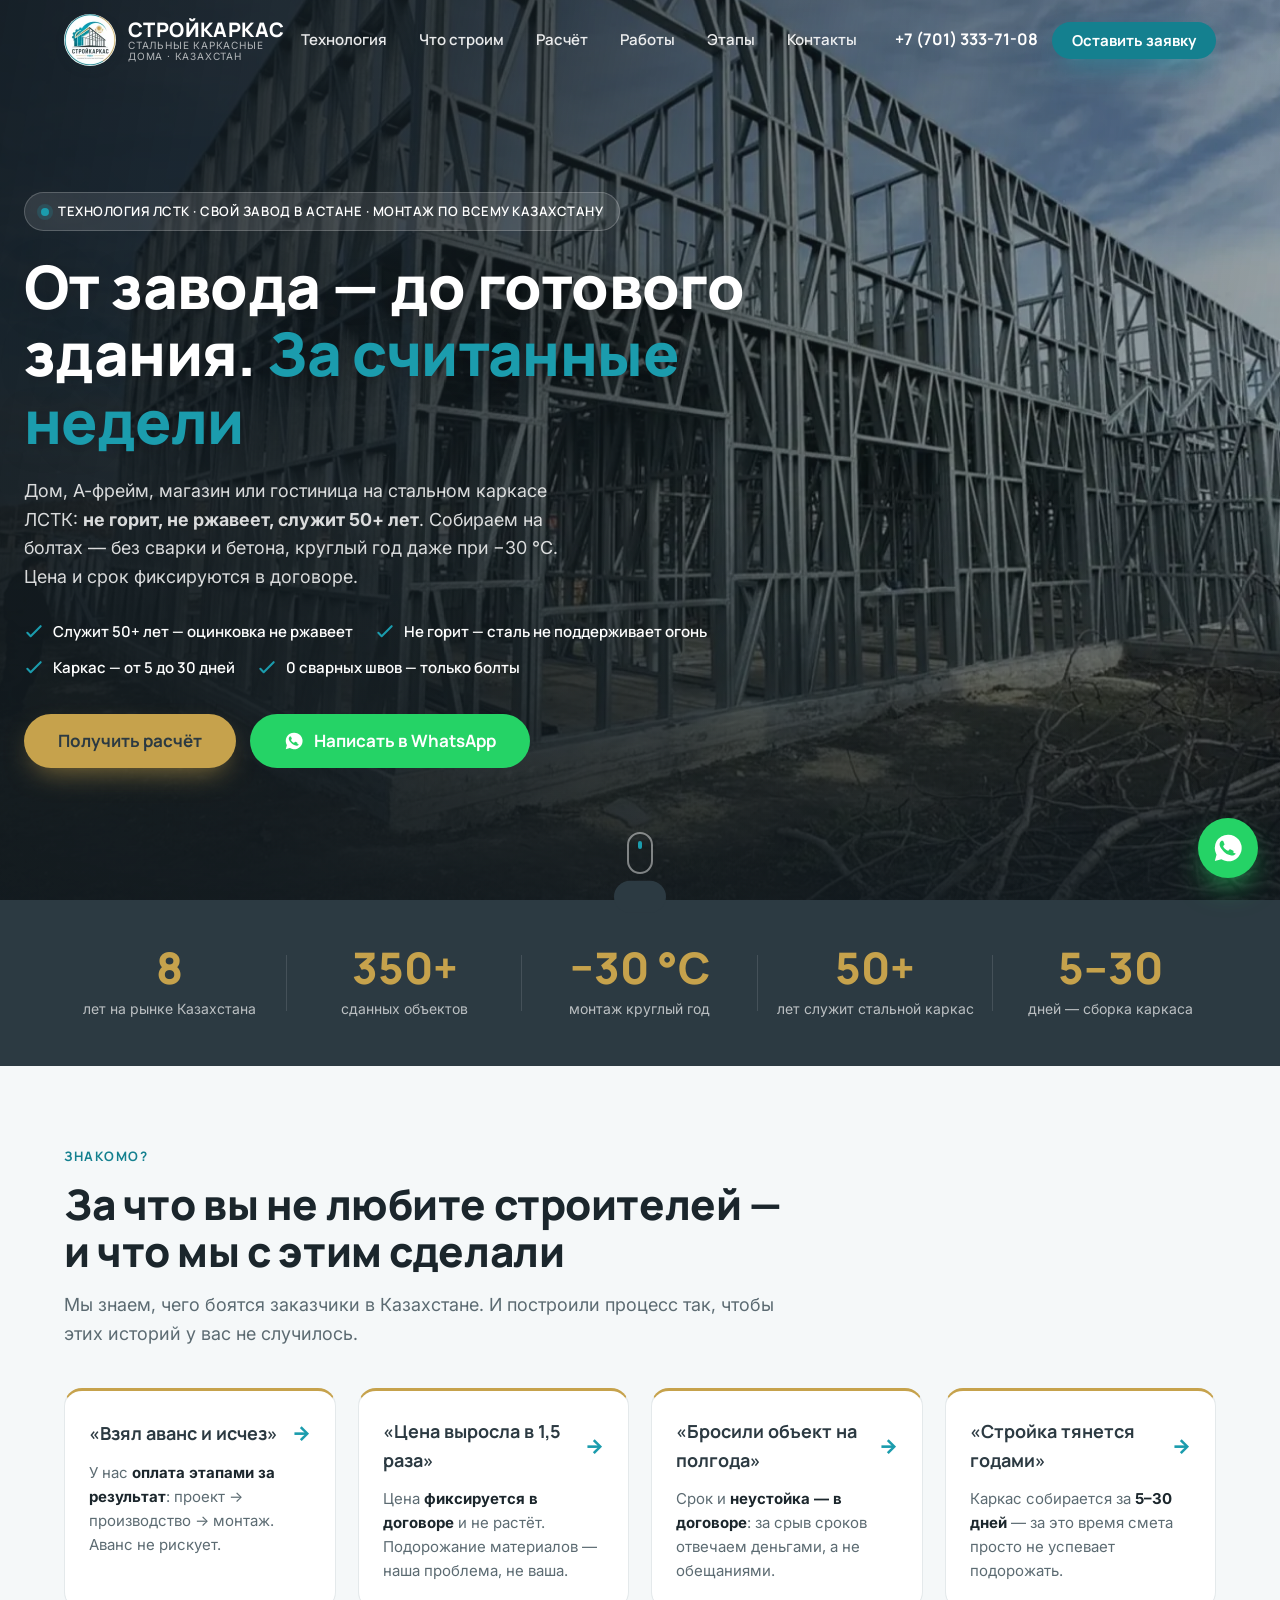
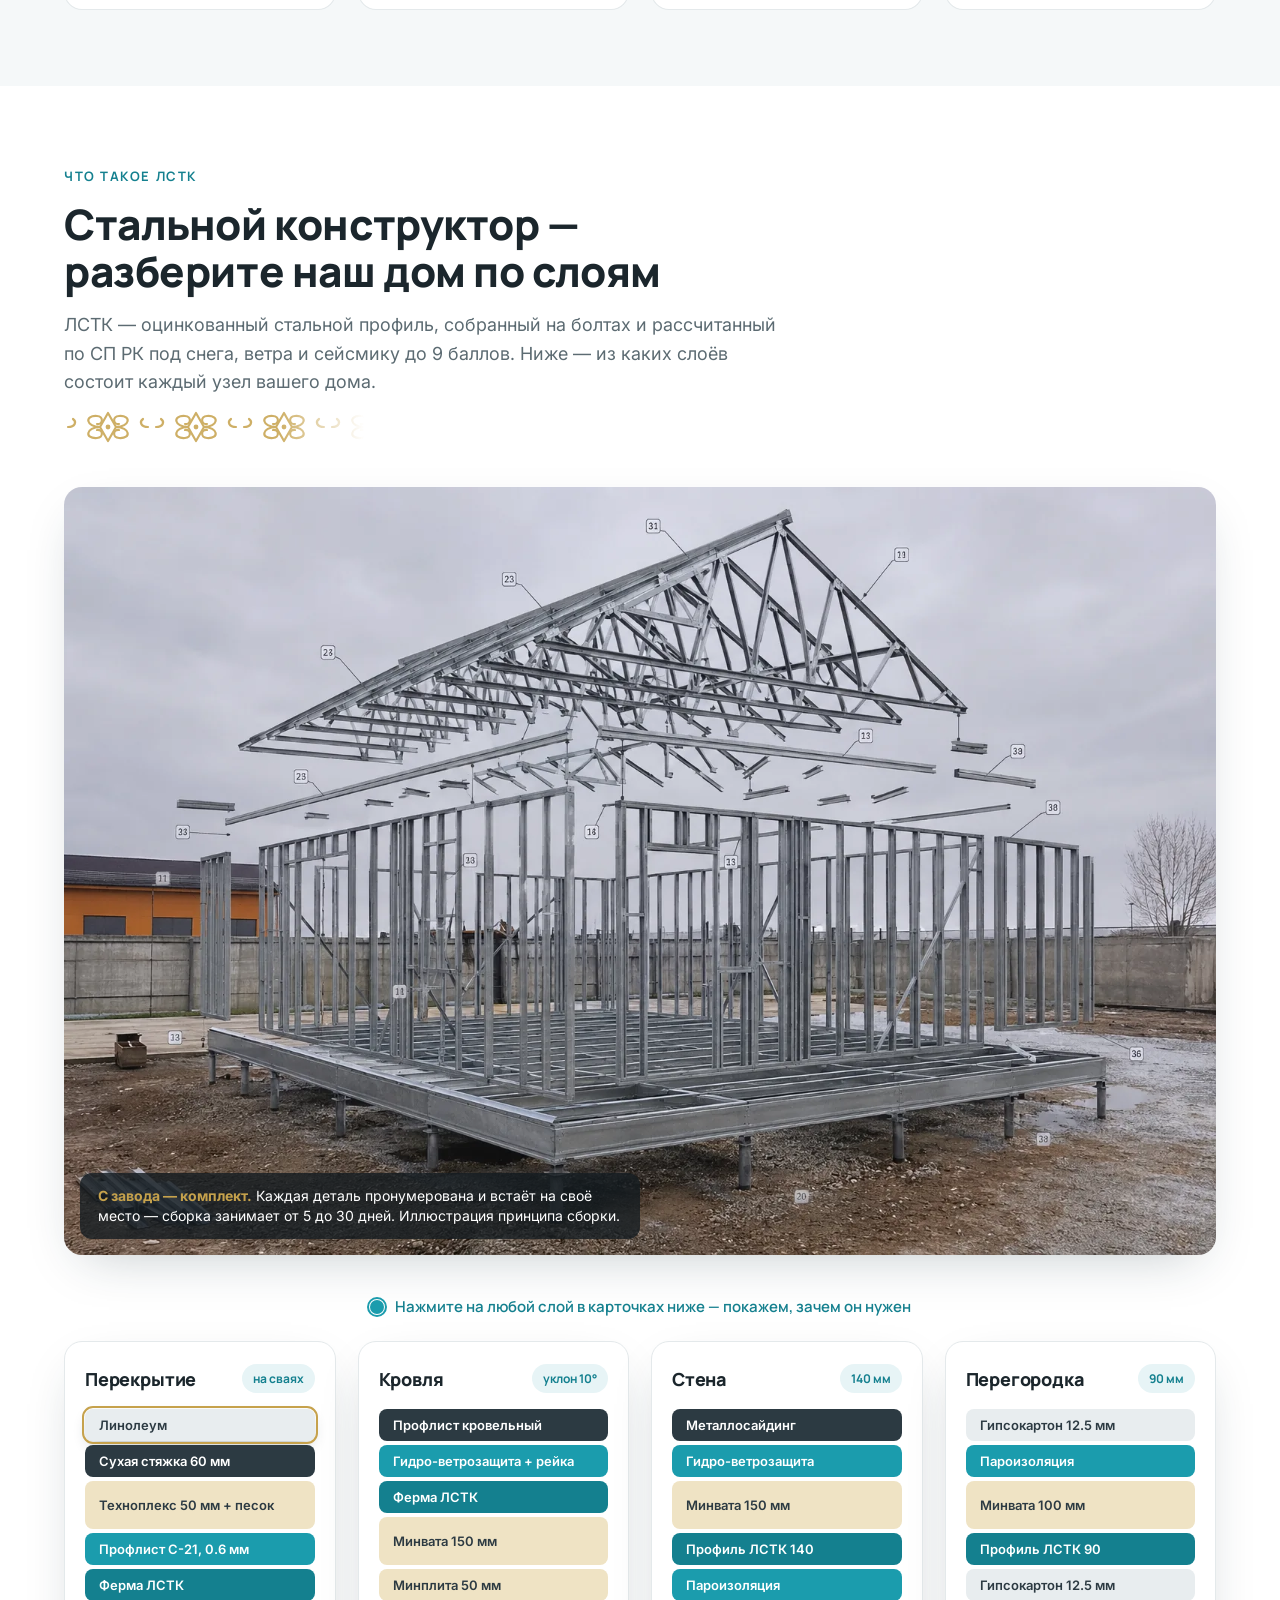
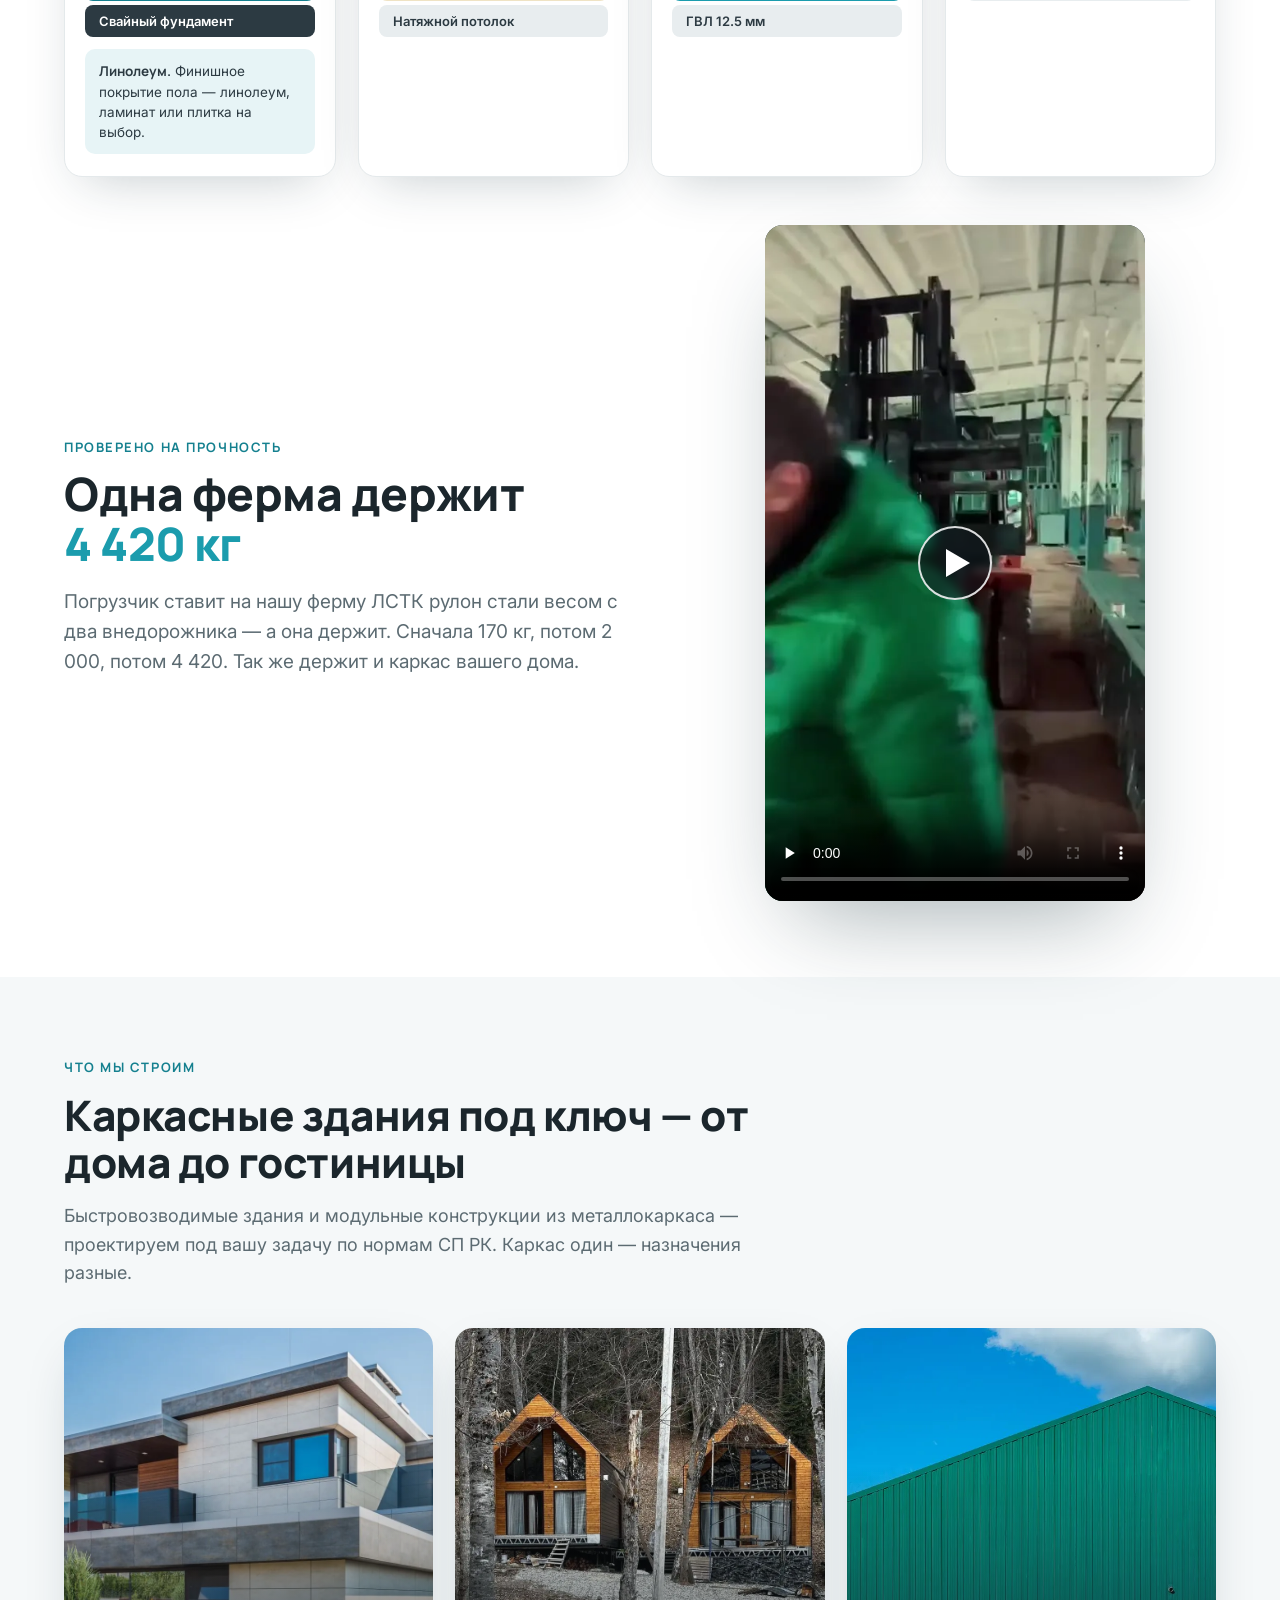
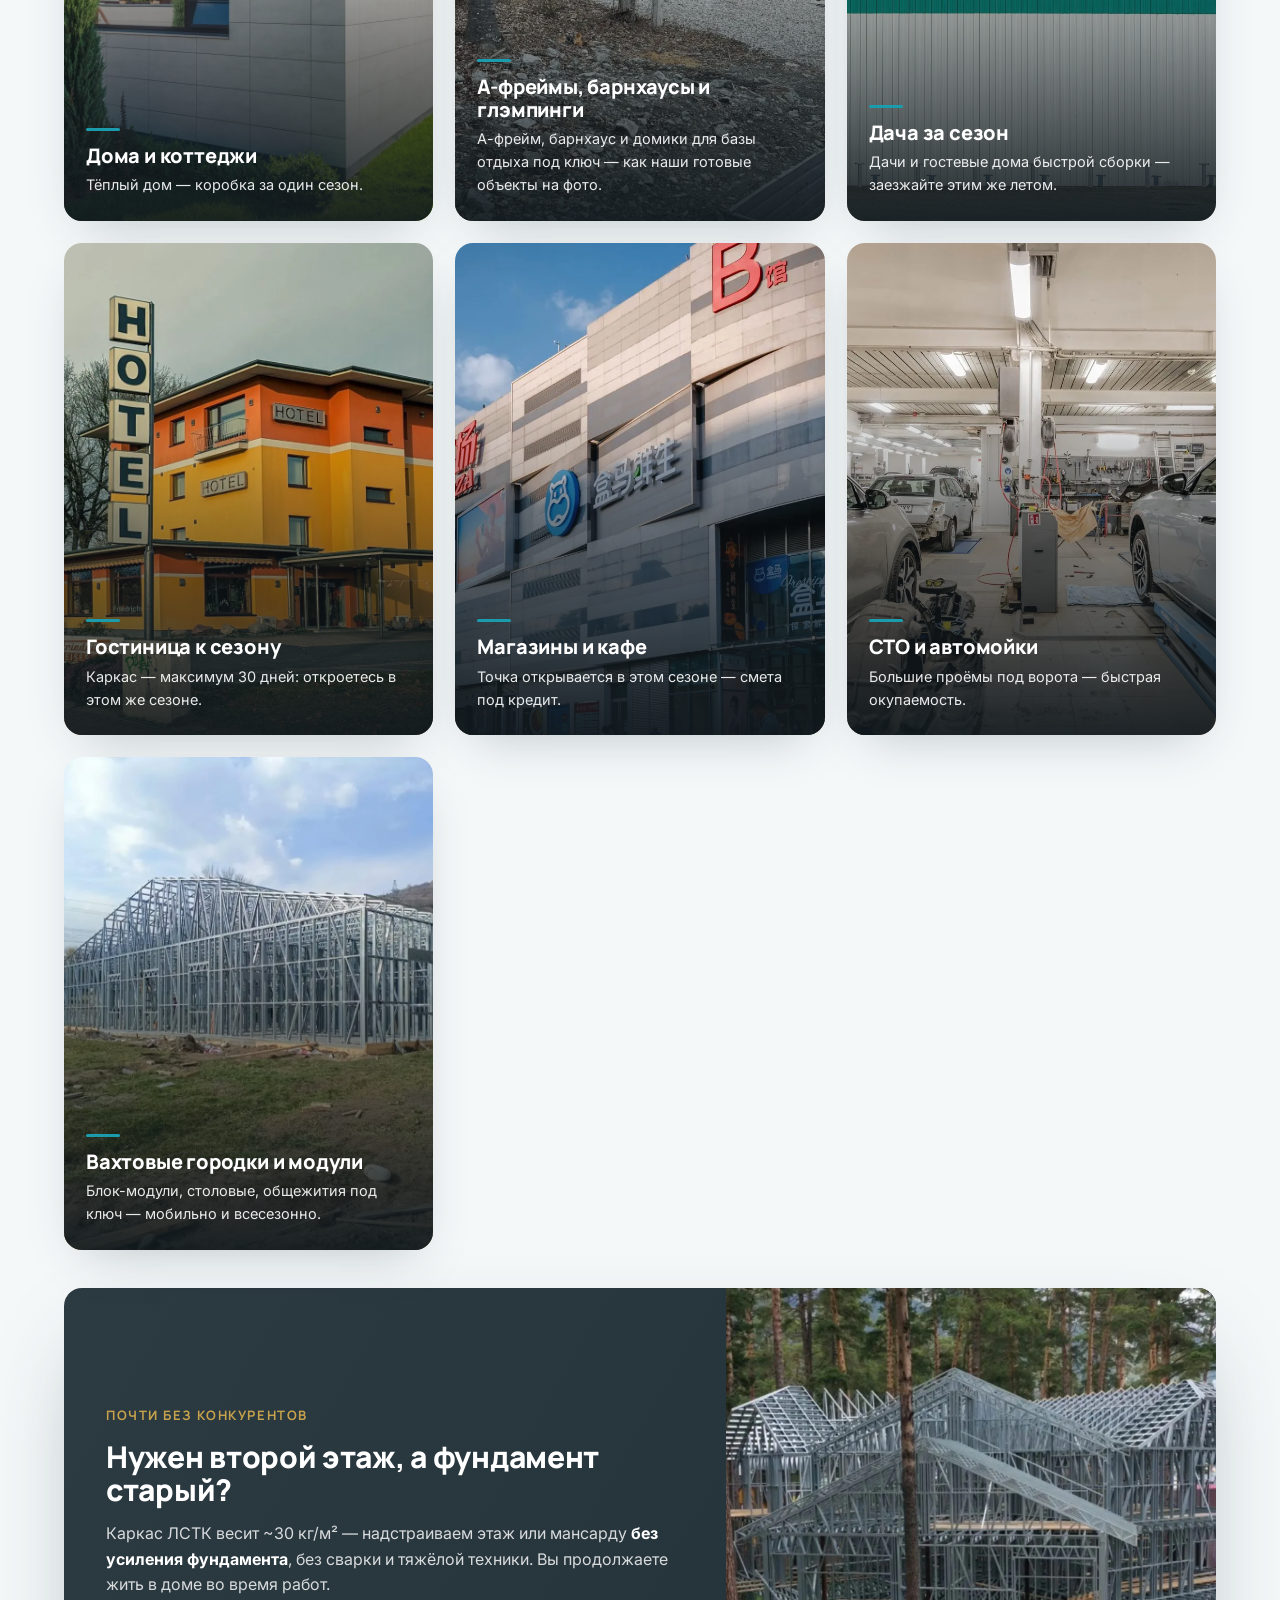
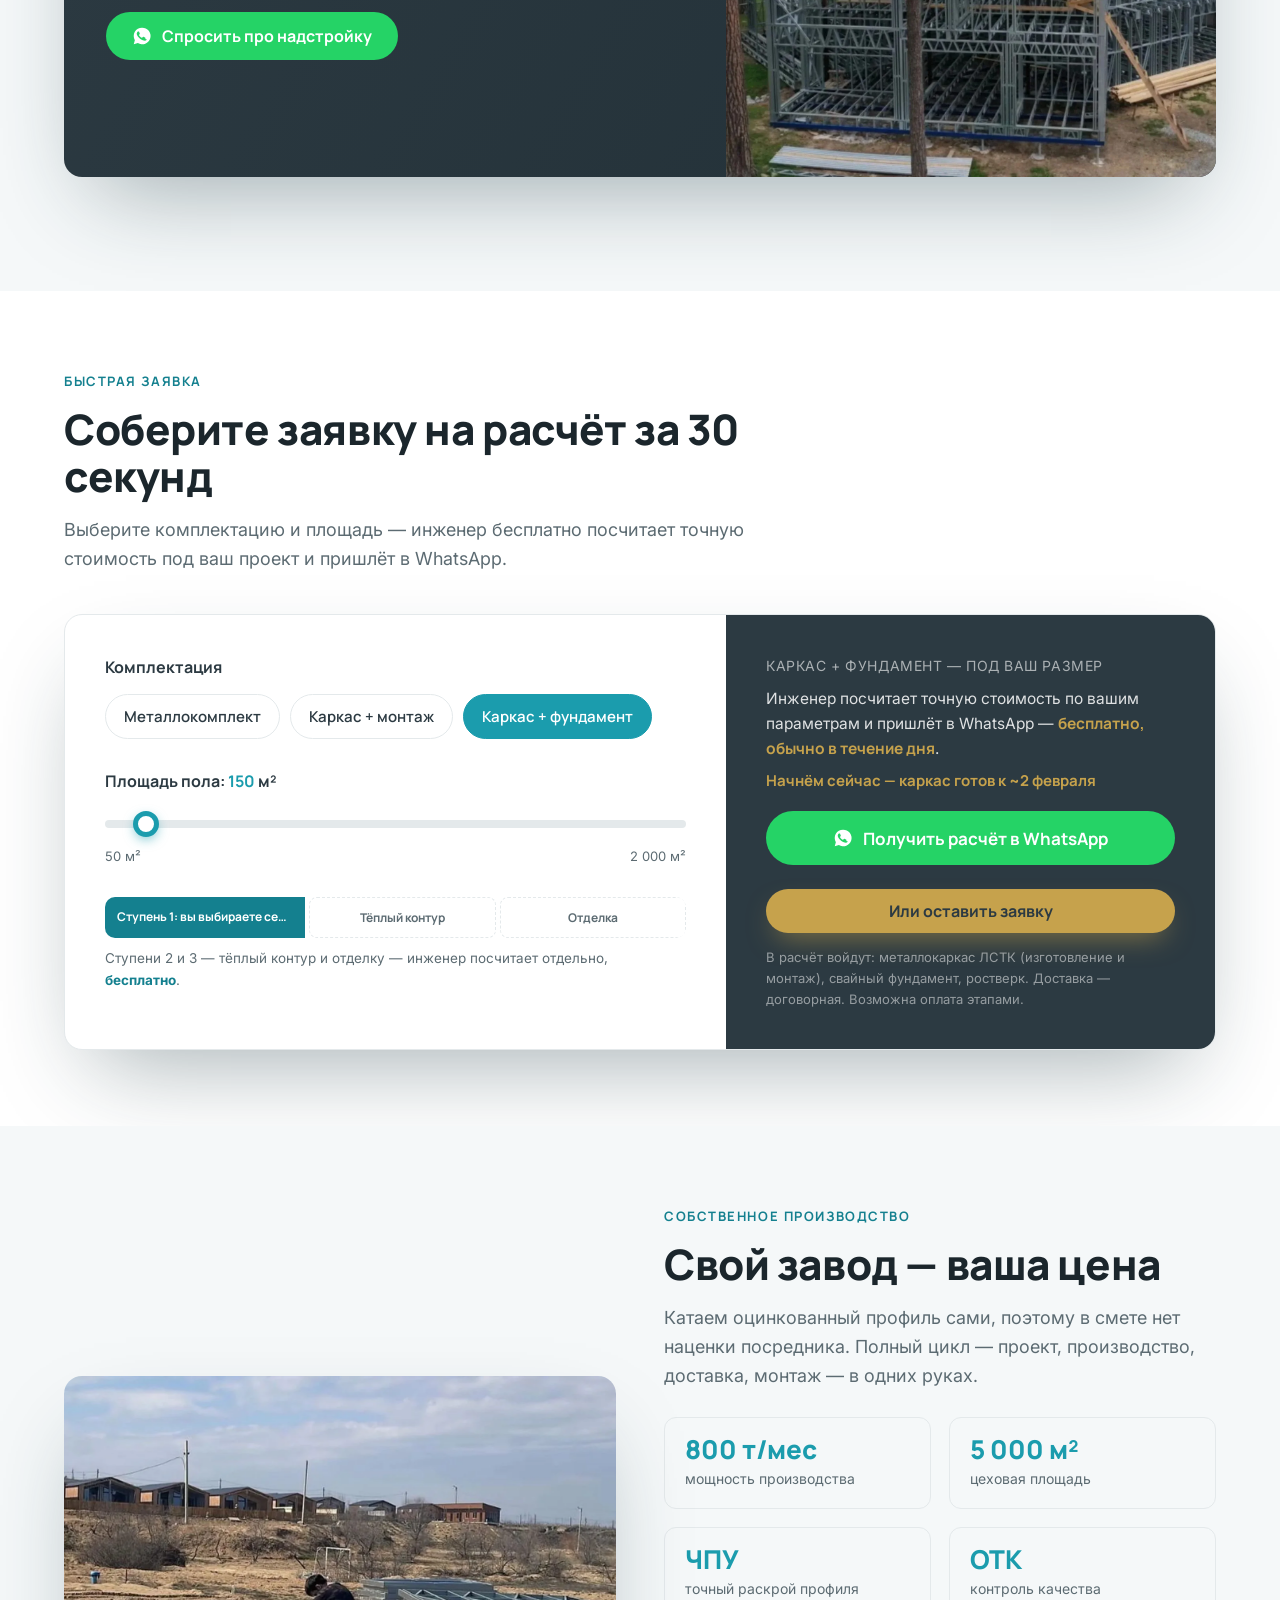
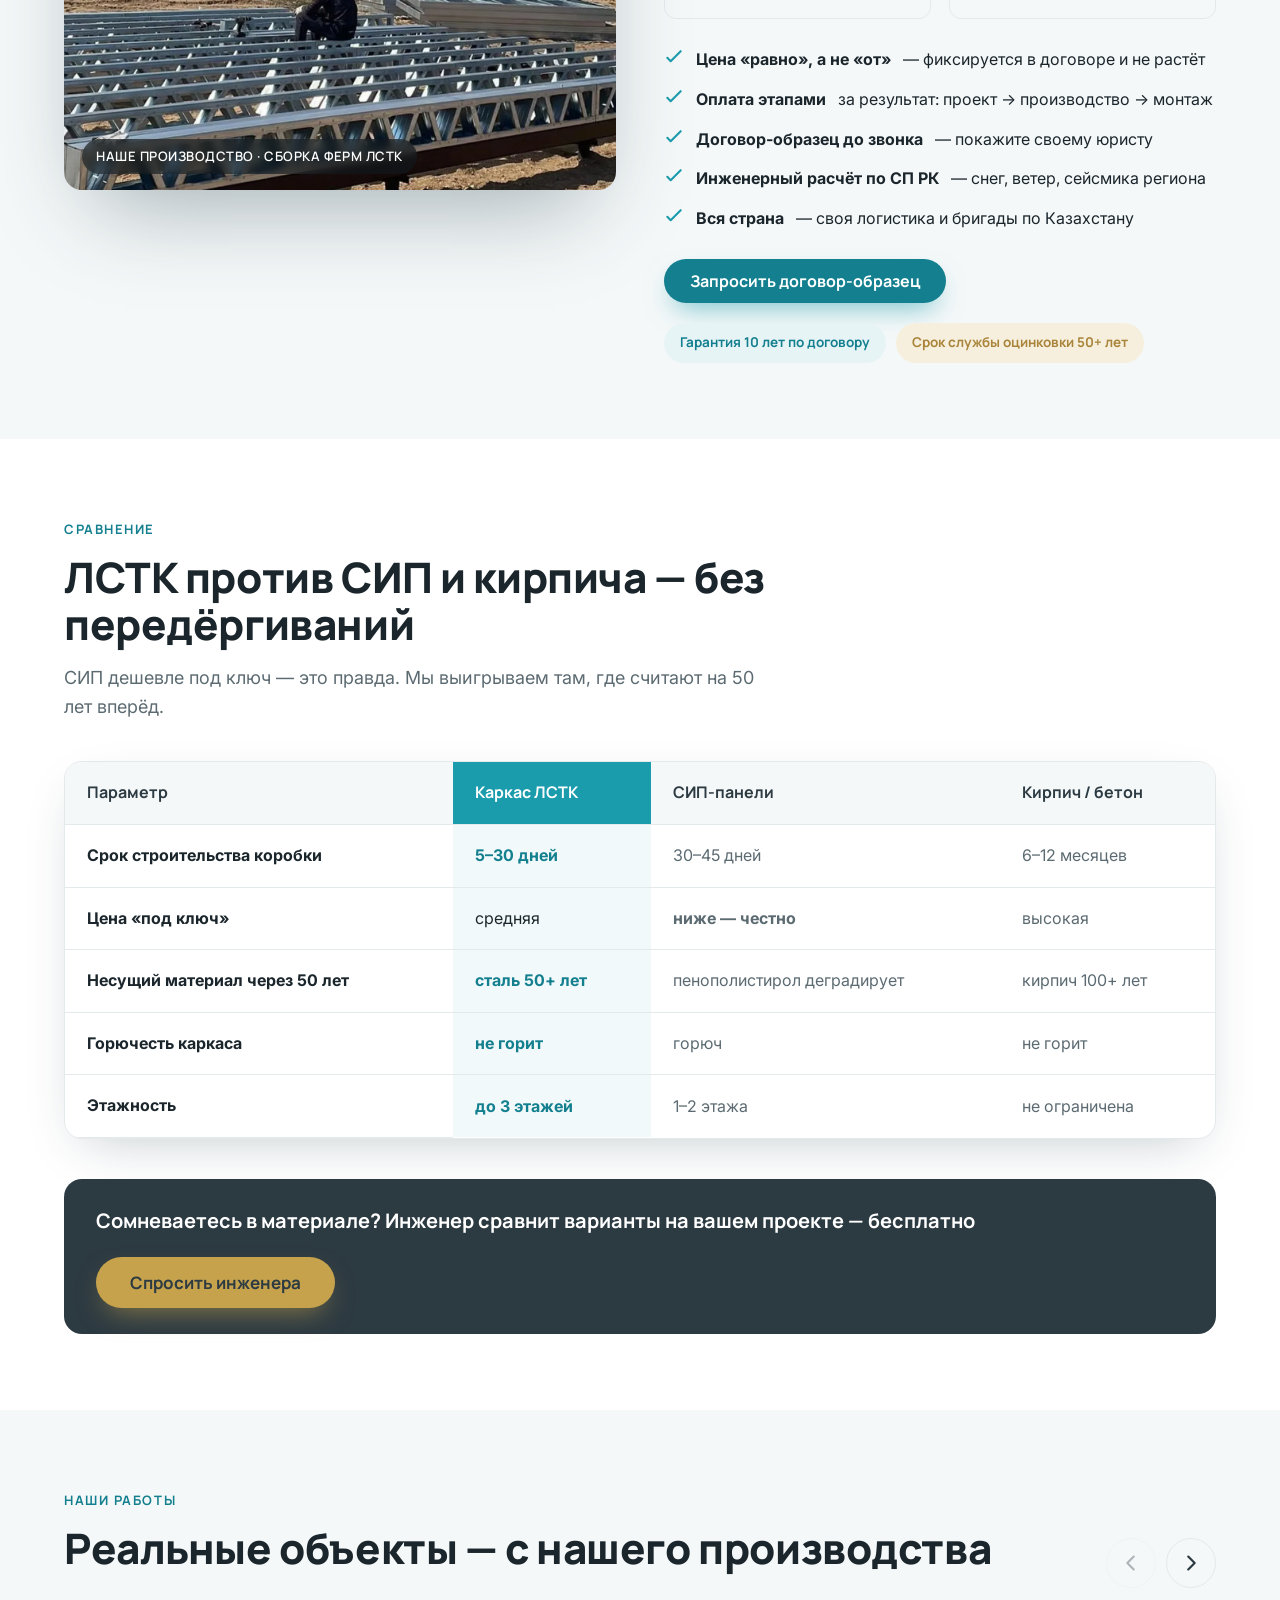
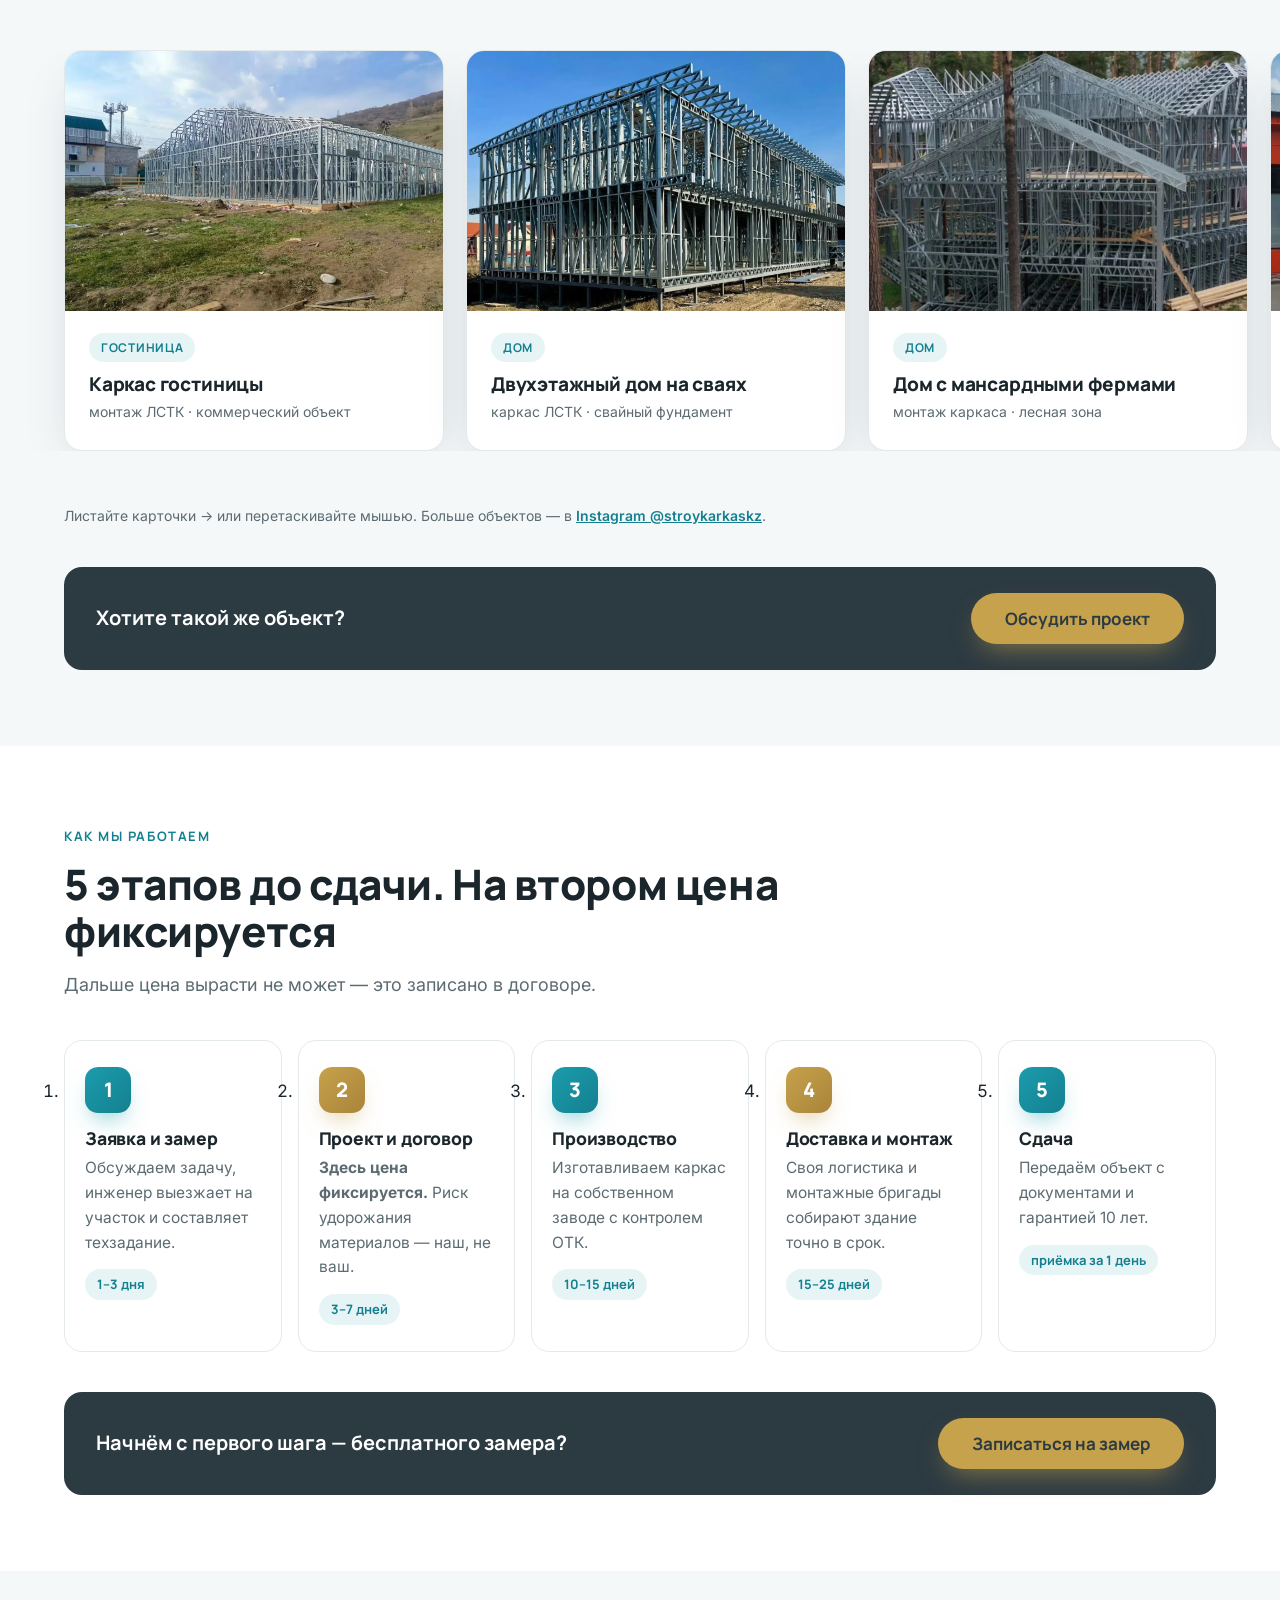
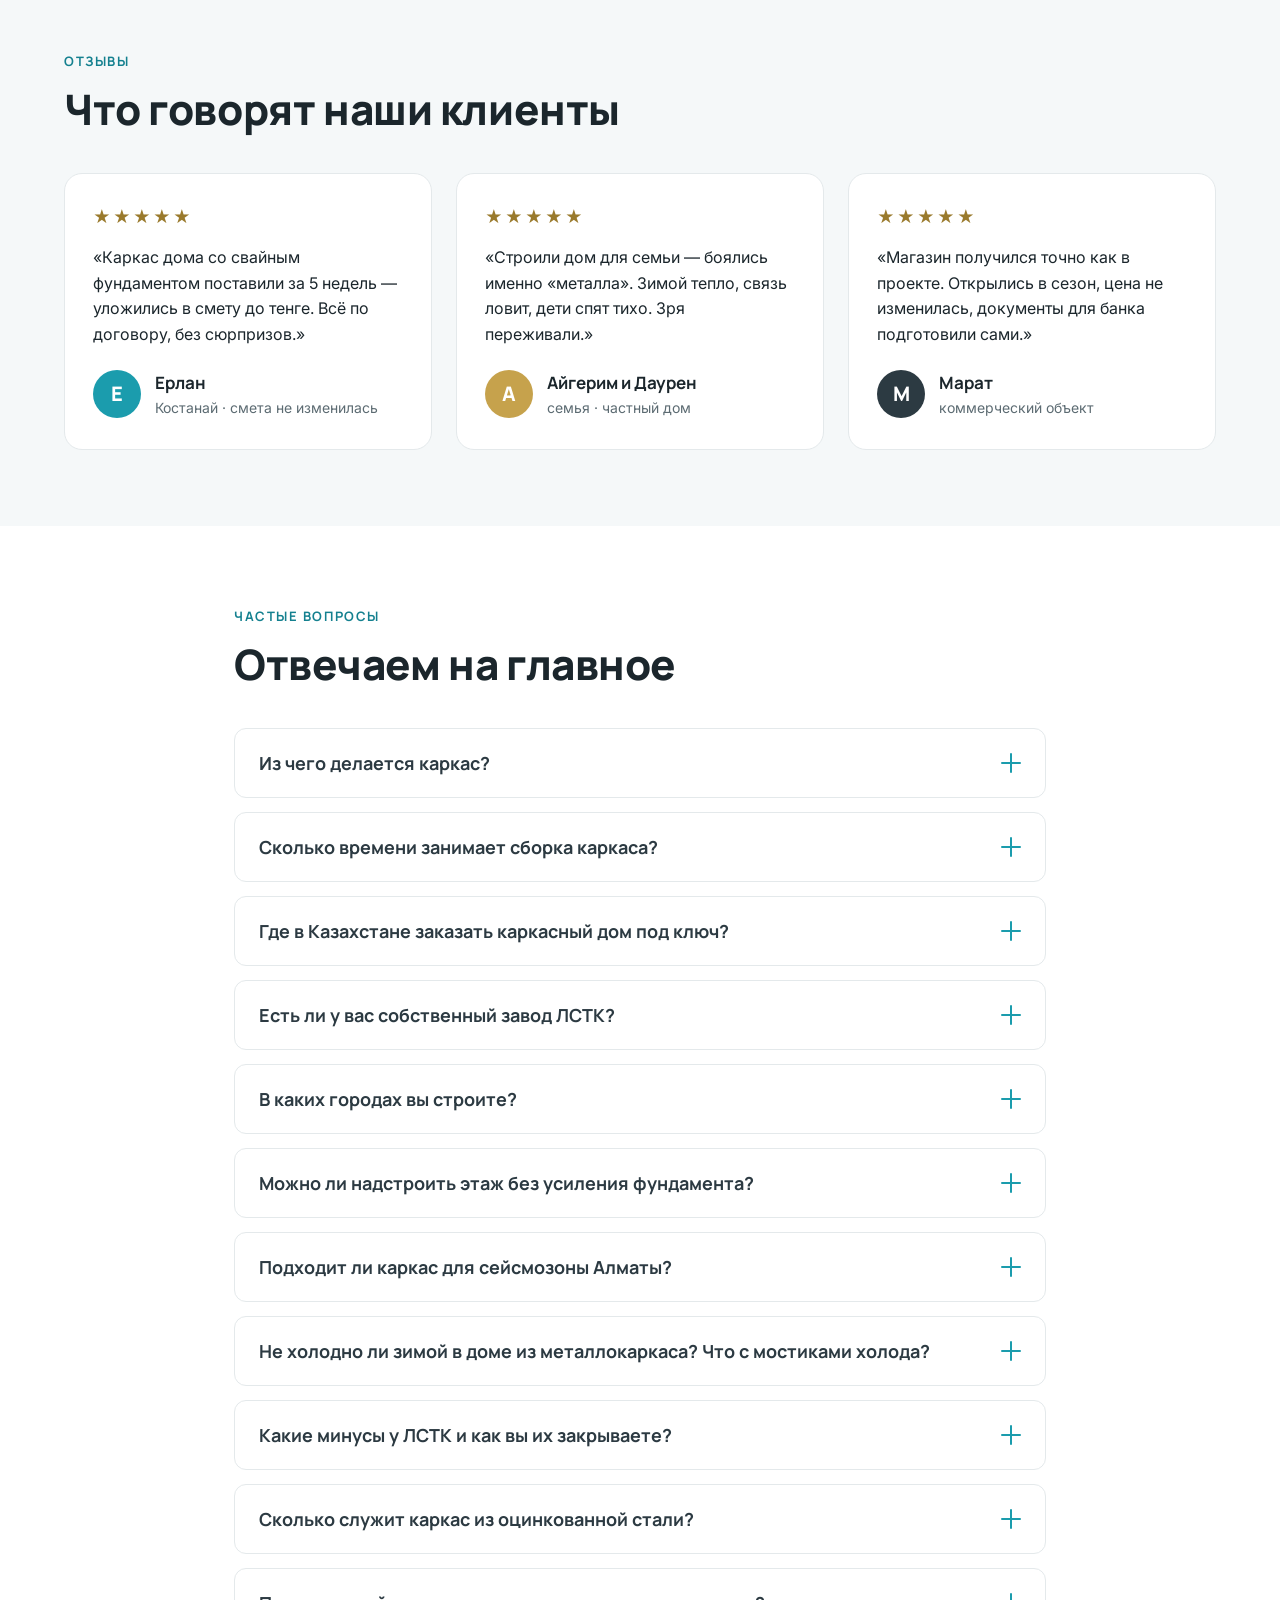
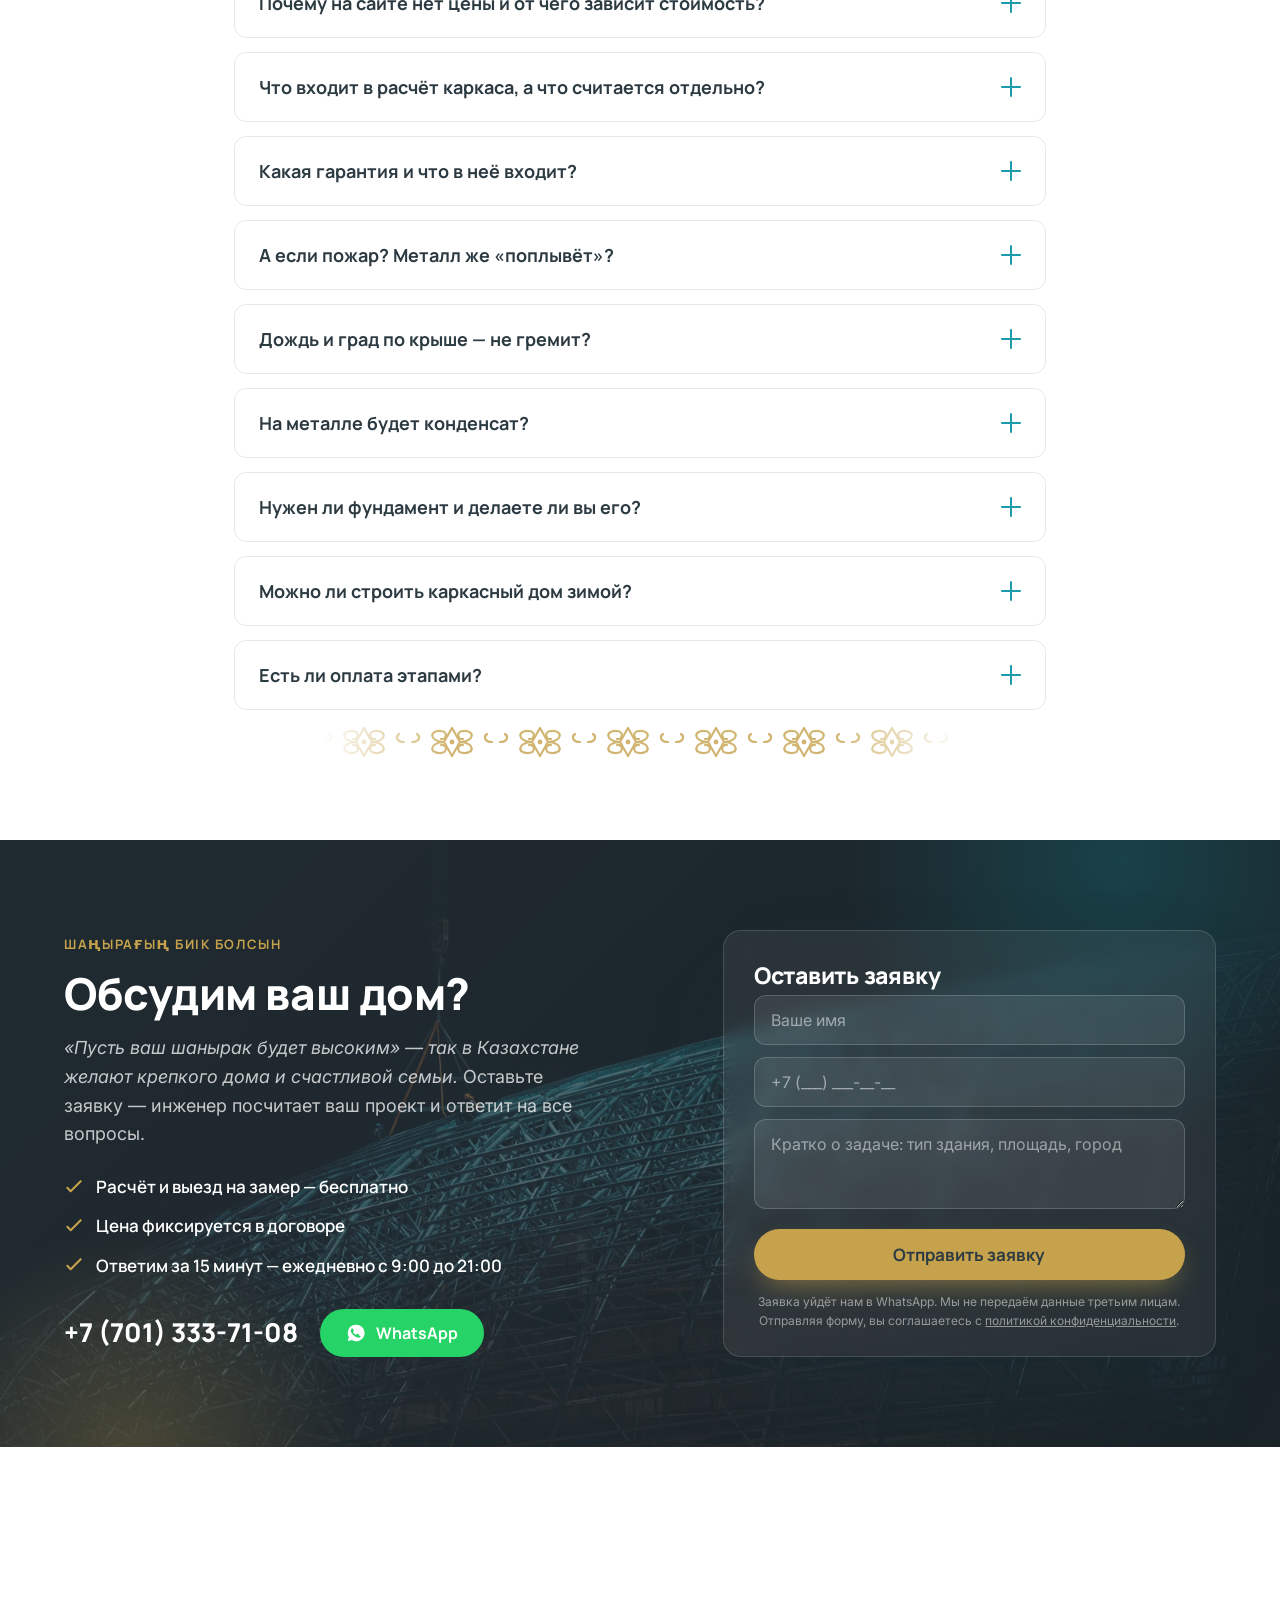
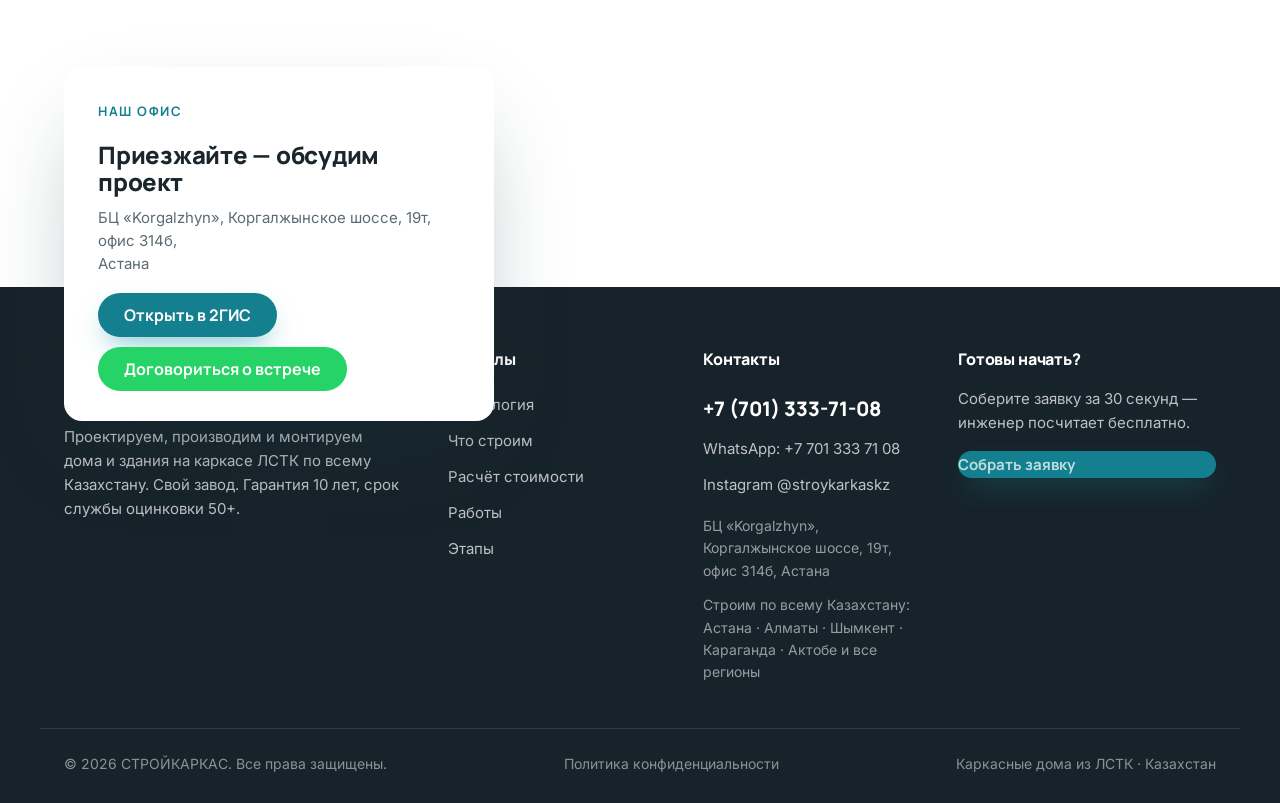
<file: index.html>
<!DOCTYPE html>
<html lang="ru" class="no-js">
<head>
  <meta charset="UTF-8" />
  <meta name="viewport" content="width=device-width, initial-scale=1.0" />
  <script>document.documentElement.classList.replace('no-js','js');</script>
  <title>Каркасные дома и здания из ЛСТК под ключ — Астана, Алматы, весь Казахстан | СТРОЙКАРКАС</title>
  <meta name="description" content="СТРОЙКАРКАС — завод ЛСТК в Астане. Каркасные дома, гостиницы и магазины под ключ по всему Казахстану: не горит, служит 50+ лет, сборка от 5 дней даже при −30 °C." />
  <meta name="theme-color" content="#1B9CAD" />

  <meta property="og:type" content="website" />
  <meta property="og:title" content="СТРОЙКАРКАС — от завода до готового здания за считанные недели" />
  <meta property="og:description" content="Стальные каркасы домов, гостиниц и магазинов на ЛСТК. Не горит, служит 50+ лет. Без сварки и бетона. Цена фиксируется в договоре." />
  <meta property="og:url" content="https://stroykarkas.kz/" />
  <meta property="og:image" content="https://stroykarkas.kz/assets/img/og-cover.jpg" />
  <meta property="og:locale" content="ru_KZ" />
  <link rel="canonical" href="https://stroykarkas.kz/" />
  <link rel="alternate" hreflang="ru" href="https://stroykarkas.kz/" />
  <link rel="alternate" hreflang="x-default" href="https://stroykarkas.kz/" />
  <meta name="geo.placename" content="Астана" />
  <meta name="geo.position" content="51.146743;71.371660" />
  <meta name="ICBM" content="51.146743, 71.371660" />
  <meta property="og:site_name" content="СТРОЙКАРКАС" />
  <meta property="og:image:width" content="1200" />
  <meta property="og:image:height" content="630" />
  <meta property="og:image:alt" content="Стальной каркас ЛСТК — СТРОЙКАРКАС" />
  <meta name="twitter:card" content="summary_large_image" />
  <meta name="twitter:title" content="СТРОЙКАРКАС — завод ЛСТК в Астане" />
  <meta name="twitter:description" content="Каркасные дома, гостиницы и магазины под ключ по Казахстану. Не горит, служит 50+ лет." />
  <meta name="twitter:image" content="https://stroykarkas.kz/assets/img/og-cover.jpg" />

  <link rel="icon" href="/favicon.ico" sizes="48x48" />
  <link rel="icon" type="image/png" sizes="192x192" href="/assets/img/favicon-192.png" />
  <link rel="apple-touch-icon" href="/assets/img/apple-touch-icon.png" />

  <link rel="preconnect" href="https://fonts.googleapis.com" />
  <link rel="preconnect" href="https://fonts.gstatic.com" crossorigin />
  <link href="https://fonts.googleapis.com/css2?family=Manrope:wght@500;600;700;800&family=Inter:wght@400;500;600&display=swap" rel="stylesheet" />

  <link rel="preload" as="image" href="assets/img/real-bigframe.webp" fetchpriority="high" />

  <link rel="stylesheet" href="css/styles.css?v=31" />

  <script type="application/ld+json">
{
  "@context": "https://schema.org",
  "@graph": [
    {
      "@type": "GeneralContractor",
      "@id": "https://stroykarkas.kz/#organization",
      "name": "СТРОЙКАРКАС",
      "alternateName": [
        "Stroykarkas",
        "Строй Каркас",
        "StroyKarkas KZ"
      ],
      "url": "https://stroykarkas.kz/",
      "slogan": "От завода — до готового здания за считанные недели",
      "description": "Собственный завод ЛСТК в Астане: проектируем, производим и монтируем стальные каркасы зданий по всему Казахстану. Оцинкованная сталь G350/Zn275, сборка на болтах без сварки и бетона, монтаж круглый год даже при −30 °C, сейсмостойкость до 9 баллов по СП РК.",
      "telephone": "+77013337108",
      "currenciesAccepted": "KZT",
      "image": [
        "https://stroykarkas.kz/assets/img/real-bigframe.jpg",
        "https://stroykarkas.kz/assets/img/real-hotelframe.webp",
        "https://stroykarkas.kz/assets/img/real-worker.webp"
      ],
      "logo": {
        "@type": "ImageObject",
        "url": "https://stroykarkas.kz/assets/img/logo.webp"
      },
      "address": {
        "@type": "PostalAddress",
        "streetAddress": "Коргалжынское шоссе, 19т, офис 314б",
        "addressLocality": "Астана",
        "postalCode": "Z05K8A7",
        "addressCountry": "KZ"
      },
      "areaServed": [
        {
          "@type": "Country",
          "name": "Казахстан",
          "sameAs": "https://www.wikidata.org/wiki/Q232"
        },
        {
          "@type": "City",
          "name": "Астана",
          "sameAs": "https://www.wikidata.org/wiki/Q1520"
        },
        {
          "@type": "City",
          "name": "Алматы",
          "sameAs": "https://www.wikidata.org/wiki/Q1526"
        },
        {
          "@type": "City",
          "name": "Шымкент"
        },
        {
          "@type": "City",
          "name": "Караганда"
        },
        {
          "@type": "City",
          "name": "Актобе"
        }
      ],
      "contactPoint": {
        "@type": "ContactPoint",
        "telephone": "+77013337108",
        "contactType": "sales",
        "areaServed": "KZ",
        "availableLanguage": [
          "ru",
          "kk"
        ],
        "hoursAvailable": {
          "@type": "OpeningHoursSpecification",
          "dayOfWeek": [
            "Monday",
            "Tuesday",
            "Wednesday",
            "Thursday",
            "Friday",
            "Saturday",
            "Sunday"
          ],
          "opens": "09:00",
          "closes": "21:00"
        }
      },
      "sameAs": [
        "https://instagram.com/stroykarkaskz"
      ],
      "knowsAbout": [
        "ЛСТК (лёгкие стальные тонкостенные конструкции)",
        "Стальной каркас здания",
        "Оцинкованная сталь G350",
        "Цинковое покрытие Zn275",
        "Каркасно-модульное строительство",
        "Быстровозводимые здания из металлокаркаса",
        "Сейсмостойкое строительство до 9 баллов по СП РК",
        "Свайно-винтовой фундамент",
        "Надстройка этажей и мансард без усиления фундамента",
        "А-фрейм дома, барнхаус и глэмпинги",
        "Всесезонный монтаж при отрицательных температурах"
      ],
      "keywords": "ЛСТК, каркасный дом под ключ, стальной каркас, каркасное строительство Казахстан, быстровозводимые здания, модульные здания, металлокаркас, А-фрейм, барнхаус, надстройка этажа без усиления фундамента, оцинкованная сталь, завод ЛСТК Астана, каркасный дом Алматы",
      "hasOfferCatalog": {
        "@id": "https://stroykarkas.kz/#catalog"
      },
      "geo": {
        "@type": "GeoCoordinates",
        "latitude": 51.146743,
        "longitude": 71.37166
      },
      "hasMap": "https://2gis.kz/astana/geo/70000001018069198/71.371660,51.146743"
    },
    {
      "@type": "WebSite",
      "@id": "https://stroykarkas.kz/#website",
      "url": "https://stroykarkas.kz/",
      "name": "СТРОЙКАРКАС",
      "inLanguage": "ru",
      "publisher": {
        "@id": "https://stroykarkas.kz/#organization"
      }
    },
    {
      "@type": [
        "WebPage",
        "FAQPage"
      ],
      "@id": "https://stroykarkas.kz/#webpage",
      "url": "https://stroykarkas.kz/",
      "name": "Каркасные дома и здания из ЛСТК под ключ — Астана, Алматы, весь Казахстан | СТРОЙКАРКАС",
      "isPartOf": {
        "@id": "https://stroykarkas.kz/#website"
      },
      "about": {
        "@id": "https://stroykarkas.kz/#organization"
      },
      "primaryImageOfPage": "https://stroykarkas.kz/assets/img/real-bigframe.jpg",
      "inLanguage": "ru",
      "dateModified": "2026-07-16",
      "breadcrumb": {
        "@id": "https://stroykarkas.kz/#breadcrumb"
      },
      "mainEntity": [
        {
          "@type": "Question",
          "name": "Из чего делается каркас?",
          "acceptedAnswer": {
            "@type": "Answer",
            "text": "Несущий каркас — из лёгких стальных тонкостенных конструкций (ЛСТК): оцинкованный профиль, сборка на болтах и заклёпках, без сварки. Металл не ржавеет и не горит, геометрия стен идеально ровная."
          }
        },
        {
          "@type": "Question",
          "name": "Сколько времени занимает сборка каркаса?",
          "acceptedAnswer": {
            "@type": "Answer",
            "text": "Каркас собирается как конструктор: от 5 до 30 дней в зависимости от площади — и 30 это максимум. Точный срок фиксируем в договоре и не сдвигаем."
          }
        },
        {
          "@type": "Question",
          "name": "Где в Казахстане заказать каркасный дом под ключ?",
          "acceptedAnswer": {
            "@type": "Answer",
            "text": "У нас собственный завод ЛСТК в Астане, а монтаж мы ведём по всему Казахстану — Астана, Алматы, Шымкент, Караганда, Актобе и все регионы. Проектируем, производим и собираем каркас под ключ."
          }
        },
        {
          "@type": "Question",
          "name": "Есть ли у вас собственный завод ЛСТК?",
          "acceptedAnswer": {
            "@type": "Answer",
            "text": "Да. Собственный завод в Астане со станками ЧПУ: катаем и раскраиваем оцинкованный профиль из стали G350 с цинковым покрытием Zn275. Полный цикл — проект, производство, доставка, монтаж — в одних руках, без наценки посредника."
          }
        },
        {
          "@type": "Question",
          "name": "В каких городах вы строите?",
          "acceptedAnswer": {
            "@type": "Answer",
            "text": "Монтируем по всему Казахстану: Астана и Акмолинская область, Алматы, Шымкент, Караганда, Актобе, Костанай, Атырау и другие регионы. Своя логистика и монтажные бригады."
          }
        },
        {
          "@type": "Question",
          "name": "Можно ли надстроить этаж без усиления фундамента?",
          "acceptedAnswer": {
            "@type": "Answer",
            "text": "Как правило, да. Надстройка из ЛСТК весит 25–40 кг/м² — в 3–5 раз легче кирпича или бетона, а фундаменты по нормам имеют запас надёжности. Обычно этого достаточно на один этаж или мансарду без работ с фундаментом. Монтаж идёт без тяжёлой техники, вы можете продолжать жить в доме. Точную возможность инженер рассчитывает по СП РК под ваш фундамент."
          }
        },
        {
          "@type": "Question",
          "name": "Подходит ли каркас для сейсмозоны Алматы?",
          "acceptedAnswer": {
            "@type": "Answer",
            "text": "Да, и даже предпочтителен. Алматы и юг Казахстана — зона до 9 баллов (MSK-64). Лёгкий стальной каркас на болтах работает как единая упругая рама и за счёт малой инерционной массы лучше переносит сейсмику. Расчёт ведём по СП РК 2.03-30 «Строительство в сейсмических районах»."
          }
        },
        {
          "@type": "Question",
          "name": "Не холодно ли зимой в доме из металлокаркаса? Что с мостиками холода?",
          "acceptedAnswer": {
            "@type": "Answer",
            "text": "Металл в стене — это каркас, а не стена. Тепло держит пирог: минвата 150 мм с перекрёстным слоем, а термопрофиль разрывает мостики холода. Теплопотери считаем по СП РК для вашего региона — при −30 °C дома тепло."
          }
        },
        {
          "@type": "Question",
          "name": "Какие минусы у ЛСТК и как вы их закрываете?",
          "acceptedAnswer": {
            "@type": "Answer",
            "text": "Честно про типовые страхи: мостики холода, гулкость и промерзание стыков — всё это появляется при плохом монтаже. Мы закрываем их конструктивно: термопрофиль с прорезями, перекрёстное утепление минватой, пароизоляция и узлы по СП РК. При грамотном пироге дом тёплый и тихий."
          }
        },
        {
          "@type": "Question",
          "name": "Сколько служит каркас из оцинкованной стали?",
          "acceptedAnswer": {
            "@type": "Answer",
            "text": "Расчётный срок службы оцинкованного профиля G350/Zn275 — свыше 50 лет: сталь не ржавеет. Гарантия по договору — 10 лет на несущие конструкции и монтаж. Срок службы и гарантия — это разные вещи."
          }
        },
        {
          "@type": "Question",
          "name": "Почему на сайте нет цены и от чего зависит стоимость?",
          "acceptedAnswer": {
            "@type": "Answer",
            "text": "Стоимость индивидуальна: зависит от площади, этажности, региона и логистики, типа фундамента и комплектации. Мы считаем от собственного завода без посреднической наценки, фиксируем цену в договоре и не двигаем её. Инженер посчитает ваш проект бесплатно."
          }
        },
        {
          "@type": "Question",
          "name": "Что входит в расчёт каркаса, а что считается отдельно?",
          "acceptedAnswer": {
            "@type": "Answer",
            "text": "Ступень 1 — металлокаркас ЛСТК (изготовление и монтаж), свайный фундамент и ростверк. Тёплый контур и отделка — ступени 2 и 3, их бесплатно посчитает инженер до подписания договора."
          }
        },
        {
          "@type": "Question",
          "name": "Какая гарантия и что в неё входит?",
          "acceptedAnswer": {
            "@type": "Answer",
            "text": "Гарантия 10 лет на несущие конструкции и монтажные работы по договору. Расчётный срок службы оцинкованного каркаса — свыше 50 лет."
          }
        },
        {
          "@type": "Question",
          "name": "А если пожар? Металл же «поплывёт»?",
          "acceptedAnswer": {
            "@type": "Answer",
            "text": "Сталь не горит и не поддерживает горение. Оцинковка 275 г/м² плюс обшивка ГВЛ 12,5 мм дают огнезащиту конструкции — в отличие от деревянного каркаса, которому в этом сравнении нечего ответить."
          }
        },
        {
          "@type": "Question",
          "name": "Дождь и град по крыше — не гремит?",
          "acceptedAnswer": {
            "@type": "Answer",
            "text": "Кровельный пирог гасит звук: минвата 150 мм работает и как звукоизоляция, между профлистом и комнатой — мембраны, вентзазор и потолок. По шуму дождя такой дом не отличается от любого дома с металлочерепицей."
          }
        },
        {
          "@type": "Question",
          "name": "На металле будет конденсат?",
          "acceptedAnswer": {
            "@type": "Answer",
            "text": "Конденсат появляется там, где тёплый воздух встречает холодный металл. В нашем пироге профиль закрыт утеплителем и пароизоляцией — точка росы вынесена в утеплитель, каркас всегда сухой, а вентзазор выводит влагу наружу."
          }
        },
        {
          "@type": "Question",
          "name": "Нужен ли фундамент и делаете ли вы его?",
          "acceptedAnswer": {
            "@type": "Answer",
            "text": "Каркас весит ~30 кг/м², поэтому достаточно лёгкого свайно-винтового фундамента — он входит в ступень 1, которую бесплатно посчитает инженер. Можем смонтировать каркас и на ваш готовый фундамент."
          }
        },
        {
          "@type": "Question",
          "name": "Можно ли строить каркасный дом зимой?",
          "acceptedAnswer": {
            "@type": "Answer",
            "text": "Да. Каркасное строительство — одна из немногих всесезонных технологий: нет бетона и мокрых работ, которые боятся мороза. Сборка на болтах идёт круглый год, монтируем даже при −30 °C."
          }
        },
        {
          "@type": "Question",
          "name": "Есть ли оплата этапами?",
          "acceptedAnswer": {
            "@type": "Answer",
            "text": "Да, вы платите за результат каждого этапа: проект, производство, монтаж. График оплат фиксируется в договоре."
          }
        }
      ]
    },
    {
      "@type": "BreadcrumbList",
      "@id": "https://stroykarkas.kz/#breadcrumb",
      "itemListElement": [
        {
          "@type": "ListItem",
          "position": 1,
          "name": "Главная",
          "item": "https://stroykarkas.kz/"
        }
      ]
    },
    {
      "@type": "WarrantyPromise",
      "@id": "https://stroykarkas.kz/#warranty10",
      "durationOfWarranty": {
        "@type": "QuantitativeValue",
        "value": 10,
        "unitCode": "ANN",
        "unitText": "лет"
      },
      "warrantyScope": "Гарантия 10 лет на несущие стальные конструкции и монтажные работы по договору"
    },
    {
      "@type": "Product",
      "@id": "https://stroykarkas.kz/#product-frame",
      "name": "Стальной каркас ЛСТК (металлокомплект)",
      "description": "Комплект несущих конструкций из лёгких стальных тонкостенных профилей: изготовление на собственном заводе с раскроем на ЧПУ, сборка на болтах и заклёпках без сварки.",
      "brand": {
        "@id": "https://stroykarkas.kz/#organization"
      },
      "manufacturer": {
        "@id": "https://stroykarkas.kz/#organization"
      },
      "material": "Оцинкованная сталь G350, цинковое покрытие Zn275",
      "category": "Металлоконструкции / ЛСТК",
      "additionalProperty": [
        {
          "@type": "PropertyValue",
          "name": "Расчётный срок службы",
          "value": "свыше 50 лет"
        },
        {
          "@type": "PropertyValue",
          "name": "Сейсмостойкость",
          "value": "до 9 баллов (СП РК)"
        },
        {
          "@type": "PropertyValue",
          "name": "Удельный вес каркаса",
          "value": "≈30 кг/м²"
        },
        {
          "@type": "PropertyValue",
          "name": "Соединения",
          "value": "болты и заклёпки, без сварки"
        }
      ]
    },
    {
      "@type": "OfferCatalog",
      "@id": "https://stroykarkas.kz/#catalog",
      "name": "Строительство и производство на стальном каркасе ЛСТК",
      "itemListElement": [
        {
          "@type": "Offer",
          "warranty": {
            "@id": "https://stroykarkas.kz/#warranty10"
          },
          "itemOffered": {
            "@type": "Service",
            "@id": "https://stroykarkas.kz/#service-homes",
            "name": "Каркасные дома и коттеджи из ЛСТК под ключ",
            "serviceType": "Строительство каркасных домов",
            "provider": {
              "@id": "https://stroykarkas.kz/#organization"
            },
            "areaServed": {
              "@type": "Country",
              "name": "Казахстан"
            },
            "description": "Проектирование, производство и монтаж каркасных домов и коттеджей на стальном каркасе ЛСТК по нормам СП РК."
          }
        },
        {
          "@type": "Offer",
          "warranty": {
            "@id": "https://stroykarkas.kz/#warranty10"
          },
          "itemOffered": {
            "@type": "Service",
            "@id": "https://stroykarkas.kz/#service-aframe",
            "name": "А-фреймы, барнхаусы и глэмпинги",
            "serviceType": "Строительство А-фрейм домов",
            "provider": {
              "@id": "https://stroykarkas.kz/#organization"
            },
            "areaServed": {
              "@type": "Country",
              "name": "Казахстан"
            },
            "description": "Каркасы А-фрейм домов, барнхаусов и глэмпингов для туризма и баз отдыха."
          }
        },
        {
          "@type": "Offer",
          "warranty": {
            "@id": "https://stroykarkas.kz/#warranty10"
          },
          "itemOffered": {
            "@type": "Service",
            "@id": "https://stroykarkas.kz/#service-dacha",
            "name": "Дачи и гостевые дома",
            "serviceType": "Строительство дач",
            "provider": {
              "@id": "https://stroykarkas.kz/#organization"
            },
            "areaServed": {
              "@type": "Country",
              "name": "Казахстан"
            },
            "description": "Дачи и гостевые дома быстрой сборки на лёгком стальном каркасе."
          }
        },
        {
          "@type": "Offer",
          "warranty": {
            "@id": "https://stroykarkas.kz/#warranty10"
          },
          "itemOffered": {
            "@type": "Service",
            "@id": "https://stroykarkas.kz/#service-hotel",
            "name": "Гостиницы и базы отдыха",
            "serviceType": "Строительство гостиниц",
            "provider": {
              "@id": "https://stroykarkas.kz/#organization"
            },
            "areaServed": {
              "@type": "Country",
              "name": "Казахстан"
            },
            "description": "Гостиницы, мотели и базы отдыха на каркасе ЛСТК — ввод за один сезон."
          }
        },
        {
          "@type": "Offer",
          "warranty": {
            "@id": "https://stroykarkas.kz/#warranty10"
          },
          "itemOffered": {
            "@type": "Service",
            "@id": "https://stroykarkas.kz/#service-retail",
            "name": "Магазины и кафе",
            "serviceType": "Строительство коммерческих зданий",
            "provider": {
              "@id": "https://stroykarkas.kz/#organization"
            },
            "areaServed": {
              "@type": "Country",
              "name": "Казахстан"
            },
            "description": "Магазины, кафе и торговые павильоны на стальном каркасе с большими пролётами."
          }
        },
        {
          "@type": "Offer",
          "warranty": {
            "@id": "https://stroykarkas.kz/#warranty10"
          },
          "itemOffered": {
            "@type": "Service",
            "@id": "https://stroykarkas.kz/#service-auto",
            "name": "СТО и автомойки",
            "serviceType": "Строительство СТО и автомоек",
            "provider": {
              "@id": "https://stroykarkas.kz/#organization"
            },
            "areaServed": {
              "@type": "Country",
              "name": "Казахстан"
            },
            "description": "СТО, автосервисы и автомойки с широкими проёмами под ворота."
          }
        },
        {
          "@type": "Offer",
          "warranty": {
            "@id": "https://stroykarkas.kz/#warranty10"
          },
          "itemOffered": {
            "@type": "Service",
            "@id": "https://stroykarkas.kz/#service-addfloor",
            "name": "Надстройки этажей и мансарды без усиления фундамента",
            "serviceType": "Надстройка этажей",
            "provider": {
              "@id": "https://stroykarkas.kz/#organization"
            },
            "areaServed": {
              "@type": "Country",
              "name": "Казахстан"
            },
            "description": "Надстройка этажей и мансард без усиления существующего фундамента — каркас весит ≈30 кг/м²."
          }
        },
        {
          "@type": "Offer",
          "warranty": {
            "@id": "https://stroykarkas.kz/#warranty10"
          },
          "itemOffered": {
            "@type": "Service",
            "@id": "https://stroykarkas.kz/#service-modular",
            "name": "Вахтовые городки и модульные здания",
            "serviceType": "Модульное строительство",
            "provider": {
              "@id": "https://stroykarkas.kz/#organization"
            },
            "areaServed": {
              "@type": "Country",
              "name": "Казахстан"
            },
            "description": "Вахтовые городки, блок-модули, столовые и общежития на стальном каркасе ЛСТК — мобильно и всесезонно."
          }
        },
        {
          "@type": "Offer",
          "itemOffered": {
            "@type": "Service",
            "@id": "https://stroykarkas.kz/#service-manufacturing",
            "name": "Производство ЛСТК-конструкций на заводе",
            "serviceType": "Производство металлоконструкций",
            "provider": {
              "@id": "https://stroykarkas.kz/#organization"
            },
            "areaServed": {
              "@type": "Country",
              "name": "Казахстан"
            },
            "description": "Изготовление металлоконструкций ЛСТК на собственном заводе: раскрой профиля на ЧПУ, контроль ОТК, полный цикл проект–производство–монтаж."
          }
        },
        {
          "@type": "Offer",
          "warranty": {
            "@id": "https://stroykarkas.kz/#warranty10"
          },
          "itemOffered": {
            "@id": "https://stroykarkas.kz/#product-frame"
          }
        }
      ]
    }
  ]
}
  </script>
  <script type="application/ld+json">
{
  "@context": "https://schema.org",
  "@type": "HowTo",
  "@id": "https://stroykarkas.kz/#howto-build",
  "name": "Как мы строим здание на стальном каркасе ЛСТК",
  "description": "5 этапов от заявки до сдачи объекта. Цена фиксируется в договоре на втором этапе и дальше не растёт.",
  "step": [
    { "@type": "HowToStep", "position": 1, "name": "Заявка и замер", "text": "Обсуждаем задачу, инженер выезжает на участок и составляет техзадание." },
    { "@type": "HowToStep", "position": 2, "name": "Проект и договор", "text": "Здесь цена фиксируется. Риск удорожания материалов — наш, не ваш." },
    { "@type": "HowToStep", "position": 3, "name": "Производство", "text": "Изготавливаем каркас на собственном заводе с контролем ОТК." },
    { "@type": "HowToStep", "position": 4, "name": "Доставка и монтаж", "text": "Своя логистика и монтажные бригады собирают здание точно в срок." },
    { "@type": "HowToStep", "position": 5, "name": "Сдача", "text": "Передаём объект с документами и гарантией 10 лет." }
  ]
}
  </script>
</head>
<body>
  <div class="scroll-progress" id="scrollProgress" aria-hidden="true"></div>

  <!-- ================= HEADER ================= -->
  <header class="header" id="header">
    <div class="container header__inner">
      <a href="#top" class="logo" aria-label="СТРОЙКАРКАС — на главную">
        <img class="logo__img" src="assets/img/logo.webp" alt="Логотип СТРОЙКАРКАС" width="52" height="52" />
        <span class="logo__text">
          <span class="logo__name">СТРОЙКАРКАС</span>
          <span class="logo__tag">стальные каркасные дома · Казахстан</span>
        </span>
      </a>

      <nav class="nav" id="nav" aria-label="Основная навигация">
        <a href="#tech" class="nav__link">Технология</a>
        <a href="#services" class="nav__link">Что строим</a>
        <a href="#calc" class="nav__link">Расчёт</a>
        <a href="#works" class="nav__link">Работы</a>
        <a href="#process" class="nav__link">Этапы</a>
        <a href="#contacts" class="nav__link">Контакты</a>
      </nav>

      <div class="header__actions">
        <a href="tel:+77013337108" class="header__phone">+7 (701) 333-71-08</a>
        <a href="#lead" class="btn btn--primary btn--sm">Оставить заявку</a>
        <button class="burger" id="burger" aria-label="Меню" aria-expanded="false" aria-controls="mobileMenu">
          <span></span><span></span><span></span>
        </button>
      </div>
    </div>
  </header>

  <div class="mobile-menu" id="mobileMenu" aria-hidden="true">
    <nav class="mobile-menu__nav">
      <a href="#tech">Технология</a>
      <a href="#services">Что строим</a>
      <a href="#calc">Расчёт</a>
      <a href="#works">Работы</a>
      <a href="#process">Этапы</a>
      <a href="#contacts">Контакты</a>
    </nav>
    <a href="tel:+77013337108" class="mobile-menu__phone">+7 (701) 333-71-08</a>
    <a href="#calc" class="btn btn--primary btn--block">Посчитать мой дом</a>
  </div>

  <main id="top">
    <!-- ================= HERO ================= -->
    <section class="hero hero--solo" id="hero">
      <div class="hero__media" aria-hidden="true">
        <img class="hero__parallax" src="assets/img/real-bigframe.webp" alt="Смонтированный стальной каркас здания ЛСТК" fetchpriority="high" />
        <video class="hero__video" autoplay muted loop playsinline preload="metadata">
          <source src="assets/video/hero.mp4?v=6" type="video/mp4" />
        </video>
        <div class="hero__scrim"></div>
      </div>

      <div class="container hero__inner hero__inner--solo">
        <div class="hero__content" data-reveal>
          <span class="eyebrow eyebrow--hero"><span class="eyebrow__dot"></span>Технология ЛСТК · свой завод в Астане · монтаж по всему Казахстану</span>
          <h1 class="hero__title">От завода — до готового здания. <span class="accent">За считанные недели</span></h1>
          <p class="hero__lead">Дом, А-фрейм, магазин или гостиница на стальном каркасе ЛСТК: <b>не горит, не ржавеет, служит 50+ лет</b>. Собираем на болтах — без сварки и бетона, круглый год даже при −30 °C. Цена и срок фиксируются в договоре.</p>
          <ul class="hero__chips">
            <li><svg class="ic" viewBox="0 0 24 24"><path d="M4 13l4 4L20 5"/></svg>Служит 50+ лет — оцинковка не ржавеет</li>
            <li><svg class="ic" viewBox="0 0 24 24"><path d="M4 13l4 4L20 5"/></svg>Не горит — сталь не поддерживает огонь</li>
            <li><svg class="ic" viewBox="0 0 24 24"><path d="M4 13l4 4L20 5"/></svg>Каркас — от 5 до 30 дней</li>
            <li><svg class="ic" viewBox="0 0 24 24"><path d="M4 13l4 4L20 5"/></svg>0 сварных швов — только болты</li>
          </ul>

          <div class="hero__cta">
            <a href="#calc" class="btn btn--gold btn--lg">Получить расчёт</a>
            <a href="https://wa.me/77013337108?text=Здравствуйте!%20Хочу%20узнать%20стоимость%20дома%20на%20ЛСТК%20[hero]" class="btn btn--wa btn--lg" target="_blank" rel="noopener">
              <svg class="ic-wa" viewBox="0 0 24 24" aria-hidden="true"><path d="M12 2a10 10 0 0 0-8.6 15l-1.3 4.8 4.9-1.3A10 10 0 1 0 12 2Zm5.8 14.2c-.2.7-1.4 1.3-2 1.4-.5.1-1.2.1-1.9-.1-.4-.1-1-.3-1.8-.6-3-1.3-5-4.4-5.2-4.6-.1-.2-1.2-1.6-1.2-3s.7-2.1 1-2.4c.2-.3.5-.4.7-.4h.5c.2 0 .4 0 .6.5l.8 2c.1.2.1.4 0 .5l-.3.5-.4.4c-.1.1-.3.3-.1.6.1.3.7 1.1 1.4 1.8.9.8 1.7 1.1 2 1.2.2.1.4.1.5-.1l.7-.8c.2-.2.3-.2.6-.1l1.9.9c.3.1.5.2.5.4.1.2.1.6-.1 1.3Z"/></svg>
              Написать в WhatsApp
            </a>
          </div>
        </div>
      </div>

      <a href="#trust" class="hero__scroll" aria-label="Прокрутить вниз"><span></span></a>
    </section>

    <!-- ================= TRUST + STATS (merged) ================= -->
    <section class="stats" id="trust">
      <div class="container stats__grid stats__grid--5">
        <div class="stat" data-reveal>
          <div class="stat__num"><span class="counter" data-to="8">0</span></div>
          <div class="stat__label">лет на рынке Казахстана</div>
        </div>
        <div class="stat" data-reveal>
          <div class="stat__num"><span class="counter" data-to="350">0</span>+</div>
          <div class="stat__label">сданных объектов</div>
        </div>
        <div class="stat" data-reveal>
          <div class="stat__num">−30 °C</div>
          <div class="stat__label">монтаж круглый год</div>
        </div>
        <div class="stat" data-reveal>
          <div class="stat__num">50+</div>
          <div class="stat__label">лет служит стальной каркас</div>
        </div>
        <div class="stat" data-reveal>
          <div class="stat__num">5–30</div>
          <div class="stat__label">дней — сборка каркаса</div>
        </div>
      </div>
    </section>

    <!-- ================= PAINS ================= -->
    <section class="section pains" id="pains">
      <div class="container">
        <div class="section__head" data-reveal>
          <span class="kicker">Знакомо?</span>
          <h2 class="section__title">За что вы не любите строителей — и что мы с этим сделали</h2>
          <p class="section__desc">Мы знаем, чего боятся заказчики в Казахстане. И построили процесс так, чтобы этих историй у вас не случилось.</p>
        </div>

        <div class="pains__grid">
          <article class="pain" data-reveal>
            <div class="pain__row">
              <span class="pain__bad">«Взял аванс и исчез»</span>
              <span class="pain__arrow">→</span>
            </div>
            <p class="pain__text">У нас <b>оплата этапами за результат</b>: проект → производство → монтаж. Аванс не рискует.</p>
          </article>
          <article class="pain" data-reveal>
            <div class="pain__row">
              <span class="pain__bad">«Цена выросла в 1,5 раза»</span>
              <span class="pain__arrow">→</span>
            </div>
            <p class="pain__text">Цена <b>фиксируется в договоре</b> и не растёт. Подорожание материалов — наша проблема, не ваша.</p>
          </article>
          <article class="pain" data-reveal>
            <div class="pain__row">
              <span class="pain__bad">«Бросили объект на полгода»</span>
              <span class="pain__arrow">→</span>
            </div>
            <p class="pain__text">Срок и <b>неустойка — в договоре</b>: за срыв сроков отвечаем деньгами, а не обещаниями.</p>
          </article>
          <article class="pain" data-reveal>
            <div class="pain__row">
              <span class="pain__bad">«Стройка тянется годами»</span>
              <span class="pain__arrow">→</span>
            </div>
            <p class="pain__text">Каркас собирается за <b>5–30 дней</b> — за это время смета просто не успевает подорожать.</p>
          </article>
        </div>
      </div>
    </section>

    <!-- ================= TECH (интерактивные слои) ================= -->
    <section class="section tech" id="tech">
      <div class="container">
        <div class="section__head" data-reveal>
          <span class="kicker">Что такое ЛСТК</span>
          <h2 class="section__title">Стальной конструктор — разберите наш дом по слоям</h2>
          <p class="section__desc">ЛСТК — оцинкованный стальной профиль, собранный на болтах и рассчитанный по СП РК под снега, ветра и сейсмику до 9 баллов. Ниже — из каких слоёв состоит каждый узел вашего дома.</p>
          <div class="ornament" aria-hidden="true"></div>
        </div>

        <figure class="kitshot" data-reveal>
          <video id="kitVideo" muted playsinline preload="metadata" poster="assets/img/exploded.webp" width="1280" height="720" aria-label="Анимация сборки каркаса: детали опускаются на свои места">
            <source src="assets/video/kitshot.mp4?v=1" type="video/mp4" />
          </video>
          <figcaption class="kitshot__cap"><b>С завода — комплект.</b> Каждая деталь пронумерована и встаёт на своё место — сборка занимает от 5 до 30 дней. Иллюстрация принципа сборки.</figcaption>
        </figure>

        <p class="ncards__hint" data-reveal><span class="ncards__hint-ic" aria-hidden="true"></span>Нажмите на любой слой в карточках ниже — покажем, зачем он нужен</p>

        <div class="ncards" id="techCards">
          <article class="ncard" data-reveal>
            <div class="ncard__head"><h3 class="ncard__title">Перекрытие</h3><span class="ncard__badge">на сваях</span></div>
            <div class="ncard__stack">
              <div class="layer layer--int" data-info="Финишное покрытие пола — линолеум, ламинат или плитка на выбор.">Линолеум</div>
              <div class="layer layer--fin" data-info="Ровное жёсткое основание пола без бетона и ожидания высыхания. Без неё пол будет «гулять».">Сухая стяжка 60 мм</div>
              <div class="layer layer--ins layer--tall" data-info="Утепление и звукоизоляция пола. Без этого слоя пол первого этажа будет холодным.">Техноплекс 50 мм + песок</div>
              <div class="layer layer--mem" data-info="Несущий настил, на который ложится весь пирог пола. Оцинкованный, не гниёт.">Профлист С-21, 0.6 мм</div>
              <div class="layer layer--str" data-info="Несущая ферма перекрытия из оцинкованного профиля. Держит нагрузку всего этажа.">Ферма ЛСТК</div>
              <div class="layer layer--fin" data-info="Винтовые сваи вкручиваются за 1–2 дня без бетона. Дом «дышит» над землёй — нет сырости.">Свайный фундамент</div>
            </div>
            <div class="ncard__info" hidden></div>
          </article>
          <article class="ncard" data-reveal>
            <div class="ncard__head"><h3 class="ncard__title">Кровля</h3><span class="ncard__badge">уклон 10°</span></div>
            <div class="ncard__stack">
              <div class="layer layer--fin" data-info="Финишное кровельное покрытие. Металл не боится града и снеговой нагрузки.">Профлист кровельный</div>
              <div class="layer layer--mem" data-info="Защищает утеплитель от влаги снаружи и выпускает пар изнутри. Без неё утеплитель намокнет и перестанет работать.">Гидро-ветрозащита + рейка</div>
              <div class="layer layer--str" data-info="Несущие фермы кровли. Выдерживают снеговые нагрузки региона по СП РК.">Ферма ЛСТК</div>
              <div class="layer layer--ins layer--tall" data-info="Основное утепление кровли. Через крышу уходит до 25% тепла — этот слой это останавливает.">Минвата 150 мм</div>
              <div class="layer layer--ins" data-info="Перекрёстный слой утепления — перекрывает стыки первого слоя, убирает мостики холода.">Минплита 50 мм</div>
              <div class="layer layer--int" data-info="Финишный потолок помещения.">Натяжной потолок</div>
            </div>
            <div class="ncard__info" hidden></div>
          </article>
          <article class="ncard" data-reveal>
            <div class="ncard__head"><h3 class="ncard__title">Стена</h3><span class="ncard__badge">140 мм</span></div>
            <div class="ncard__stack">
              <div class="layer layer--fin" data-info="Фасад: металлосайдинг или профлист. Вентзазор 20–30 мм не даёт влаге скапливаться.">Металлосайдинг</div>
              <div class="layer layer--mem" data-info="Ветрозащита: держит ветер и дождь снаружи, выпускает пар изнутри стены.">Гидро-ветрозащита</div>
              <div class="layer layer--ins layer--tall" data-info="Основное утепление стены. За окном −30 °C — дома тепло. Без него металлический каркас промёрзнет.">Минвата 150 мм</div>
              <div class="layer layer--str" data-info="Несущий профиль стены. Шаг стоек 600 мм — не экранирует связь и Wi-Fi.">Профиль ЛСТК 140</div>
              <div class="layer layer--mem" data-info="Пароизоляция: не пускает влагу из дома в утеплитель. Без неё утеплитель отсыреет за 2–3 зимы.">Пароизоляция</div>
              <div class="layer layer--int" data-info="Внутренняя обшивка ГВЛ 12,5 мм — ровная стена под отделку + огнезащита каркаса.">ГВЛ 12.5 мм</div>
            </div>
            <div class="ncard__info" hidden></div>
          </article>
          <article class="ncard" data-reveal>
            <div class="ncard__head"><h3 class="ncard__title">Перегородка</h3><span class="ncard__badge">90 мм</span></div>
            <div class="ncard__stack">
              <div class="layer layer--int" data-info="Обшивка гипсокартоном 12,5 мм — ровная поверхность под отделку.">Гипсокартон 12.5 мм</div>
              <div class="layer layer--mem" data-info="Пароизоляция внутренних помещений с разной влажностью (санузлы, кухня).">Пароизоляция</div>
              <div class="layer layer--ins layer--tall" data-info="Звукоизоляция: минвата 100 мм гасит бытовой шум между комнатами.">Минвата 100 мм</div>
              <div class="layer layer--str" data-info="Каркас перегородки — профиль 90 мм. Позволяет свободную планировку: перегородки не несущие.">Профиль ЛСТК 90</div>
              <div class="layer layer--int" data-info="Обшивка со второй стороны.">Гипсокартон 12.5 мм</div>
            </div>
            <div class="ncard__info" hidden></div>
          </article>
        </div>

        <div class="vshow" data-reveal>
          <div class="vshow__text">
            <span class="kicker">Проверено на прочность</span>
            <h3 class="vshow__title">Одна ферма держит <span class="accent"><span id="loadNum">4&nbsp;420</span>&nbsp;кг</span></h3>
            <p class="vshow__desc">Погрузчик ставит на нашу ферму ЛСТК рулон стали весом с два внедорожника — а она держит. Сначала 170 кг, потом 2 000, потом 4 420. Так же держит и каркас вашего дома.</p>
          </div>
          <figure class="vshow__media tproof__media--video" id="testVideoWrap">
            <video class="tproof__video" id="testVideo" controls playsinline preload="none" poster="assets/img/test-poster.webp" aria-label="Испытание фермы ЛСТК: от 170 до 4420 кг">
              <source src="assets/video/test4420.mp4?v=1" type="video/mp4" />
            </video>
            <span class="tproof__play" aria-hidden="true"></span>
          </figure>
        </div>
      </div>
    </section>

    <!-- ================= SERVICES ================= -->
    <section class="section services" id="services">
      <div class="container">
        <div class="section__head" data-reveal>
          <span class="kicker">Что мы строим</span>
          <h2 class="section__title">Каркасные здания под ключ — от дома до гостиницы</h2>
          <p class="section__desc">Быстровозводимые здания и модульные конструкции из металлокаркаса — проектируем под вашу задачу по нормам СП РК. Каркас один — назначения разные.</p>
        </div>

        <div class="scards scards--row" data-reveal>
          <article class="scard">
            <img class="scard__img" src="assets/img/house-1.webp" alt="Каркасные дома и коттеджи" loading="lazy" />
            <div class="scard__body">
              <h3 class="scard__title">Дома и коттеджи</h3>
              <p class="scard__text">Тёплый дом — коробка за один сезон.</p>
            </div>
          </article>
          <article class="scard">
            <img class="scard__img" src="assets/img/real-aframe.webp" alt="А-фрейм и барнхаус каркас ЛСТК для глэмпинга, Казахстан" loading="lazy" />
            <div class="scard__body">
              <h3 class="scard__title">А-фреймы, барнхаусы и глэмпинги</h3>
              <p class="scard__text">А-фрейм, барнхаус и домики для базы отдыха под ключ — как наши готовые объекты на фото.</p>
            </div>
          </article>
          <article class="scard">
            <img class="scard__img" src="assets/img/svc-modular.webp" alt="Дачи и модульные дома" loading="lazy" />
            <div class="scard__body">
              <h3 class="scard__title">Дача за сезон</h3>
              <p class="scard__text">Дачи и гостевые дома быстрой сборки — заезжайте этим же летом.</p>
            </div>
          </article>
          <article class="scard">
            <img class="scard__img" src="assets/img/hotel.webp" alt="Гостиницы и базы отдыха" loading="lazy" />
            <div class="scard__body">
              <h3 class="scard__title">Гостиница к сезону</h3>
              <p class="scard__text">Каркас — максимум 30 дней: откроетесь в этом же сезоне.</p>
            </div>
          </article>
          <article class="scard">
            <img class="scard__img" src="assets/img/svc-retail.webp" alt="Магазины и кафе" loading="lazy" />
            <div class="scard__body">
              <h3 class="scard__title">Магазины и кафе</h3>
              <p class="scard__text">Точка открывается в этом сезоне — смета под кредит.</p>
            </div>
          </article>
          <article class="scard">
            <img class="scard__img" src="assets/img/svc-auto.webp" alt="Автосервисы, СТО и автомойки" loading="lazy" />
            <div class="scard__body">
              <h3 class="scard__title">СТО и автомойки</h3>
              <p class="scard__text">Большие проёмы под ворота — быстрая окупаемость.</p>
            </div>
          </article>
          <article class="scard">
            <img class="scard__img" src="assets/img/real-hotelframe.webp" alt="Вахтовый городок из ЛСТК — модульные здания, Казахстан" loading="lazy" />
            <div class="scard__body">
              <h3 class="scard__title">Вахтовые городки и модули</h3>
              <p class="scard__text">Блок-модули, столовые, общежития под ключ — мобильно и всесезонно.</p>
            </div>
          </article>
        </div>

        <!-- Надстройки: сценарий-врезка -->
        <div class="upfloor" data-reveal>
          <div class="upfloor__text">
            <span class="kicker">Почти без конкурентов</span>
            <h3 class="upfloor__title">Нужен второй этаж, а фундамент старый?</h3>
            <p class="upfloor__desc">Каркас ЛСТК весит ~30 кг/м² — надстраиваем этаж или мансарду <b>без усиления фундамента</b>, без сварки и тяжёлой техники. Вы продолжаете жить в доме во время работ.</p>
            <a href="https://wa.me/77013337108?text=Здравствуйте!%20Интересует%20надстройка%20этажа%20[надстройка]" target="_blank" rel="noopener" class="btn btn--wa">
              <svg class="ic-wa" viewBox="0 0 24 24" aria-hidden="true"><path d="M12 2a10 10 0 0 0-8.6 15l-1.3 4.8 4.9-1.3A10 10 0 1 0 12 2Zm5.8 14.2c-.2.7-1.4 1.3-2 1.4-.5.1-1.2.1-1.9-.1-.4-.1-1-.3-1.8-.6-3-1.3-5-4.4-5.2-4.6-.1-.2-1.2-1.6-1.2-3s.7-2.1 1-2.4c.2-.3.5-.4.7-.4h.5c.2 0 .4 0 .6.5l.8 2c.1.2.1.4 0 .5l-.3.5-.4.4c-.1.1-.3.3-.1.6.1.3.7 1.1 1.4 1.8.9.8 1.7 1.1 2 1.2.2.1.4.1.5-.1l.7-.8c.2-.2.3-.2.6-.1l1.9.9c.3.1.5.2.5.4.1.2.1.6-.1 1.3Z"/></svg>
              Спросить про надстройку
            </a>
          </div>
          <figure class="upfloor__media"><img src="assets/img/real-forest.webp" alt="Стальной каркас мансарды ЛСТК — надстройка второго этажа" loading="lazy" /></figure>
        </div>

      </div>
    </section>

    <!-- ================= CALCULATOR ================= -->
    <section class="section calc" id="calc">
      <div class="container">
        <div class="section__head" data-reveal>
          <span class="kicker">Быстрая заявка</span>
          <h2 class="section__title">Соберите заявку на расчёт за 30 секунд</h2>
          <p class="section__desc">Выберите комплектацию и площадь — инженер бесплатно посчитает точную стоимость под ваш проект и пришлёт в WhatsApp.</p>
        </div>

        <div class="calc__panel" data-reveal>
          <div class="calc__controls">
            <div class="calc__row">
              <label class="calc__label">Комплектация</label>
              <div class="calc__types" id="calcTypes">
                <button type="button" class="chip">Металлокомплект</button>
                <button type="button" class="chip">Каркас + монтаж</button>
                <button type="button" class="chip is-active">Каркас + фундамент</button>
              </div>
            </div>

            <div class="calc__row">
              <label class="calc__label" for="area">Площадь пола: <b id="areaVal">150</b> м²</label>
              <input type="range" id="area" min="50" max="2000" step="10" value="150" class="range" />
              <div class="calc__scale"><span>50 м²</span><span>2 000 м²</span></div>
            </div>

            <div class="calc__row">
              <div class="calc__stackbar" aria-hidden="true">
                <div class="calc__seg calc__seg--now">Ступень 1: вы выбираете сейчас</div>
                <div class="calc__seg calc__seg--next">Тёплый контур</div>
                <div class="calc__seg calc__seg--next">Отделка</div>
              </div>
              <p class="calc__hint">Ступени 2 и 3 — тёплый контур и отделку — инженер посчитает отдельно, <b>бесплатно</b>.</p>
            </div>
          </div>

          <div class="calc__result">
            <div class="calc__result-label">Каркас + фундамент — под ваш размер</div>
            <p class="calc__promise">Инженер посчитает точную стоимость по вашим параметрам и пришлёт в WhatsApp — <b>бесплатно, обычно в течение дня</b>.</p>
            <div class="calc__date" id="calcDate"></div>
            <a href="https://wa.me/77013337108" id="calcWa" class="btn btn--wa btn--block btn--lg" target="_blank" rel="noopener">
              <svg class="ic-wa" viewBox="0 0 24 24" aria-hidden="true"><path d="M12 2a10 10 0 0 0-8.6 15l-1.3 4.8 4.9-1.3A10 10 0 1 0 12 2Zm5.8 14.2c-.2.7-1.4 1.3-2 1.4-.5.1-1.2.1-1.9-.1-.4-.1-1-.3-1.8-.6-3-1.3-5-4.4-5.2-4.6-.1-.2-1.2-1.6-1.2-3s.7-2.1 1-2.4c.2-.3.5-.4.7-.4h.5c.2 0 .4 0 .6.5l.8 2c.1.2.1.4 0 .5l-.3.5-.4.4c-.1.1-.3.3-.1.6.1.3.7 1.1 1.4 1.8.9.8 1.7 1.1 2 1.2.2.1.4.1.5-.1l.7-.8c.2-.2.3-.2.6-.1l1.9.9c.3.1.5.2.5.4.1.2.1.6-.1 1.3Z"/></svg>
              Получить расчёт в WhatsApp
            </a>
            <a href="#lead" id="calcLead" class="btn btn--gold btn--block calc__wa">Или оставить заявку</a>
            <p class="calc__note">В расчёт войдут: металлокаркас ЛСТК (изготовление и монтаж), свайный фундамент, ростверк. Доставка — договорная. Возможна оплата этапами.</p>
          </div>
        </div>
      </div>
    </section>

    <!-- ================= ЗАВОД + ГАРАНТИИ ================= -->
    <section class="section prod" id="prod">
      <div class="container">
        <div class="prod__layout">
          <figure class="prod__media" data-reveal>
            <img src="assets/img/real-worker.webp" alt="Сборка ферм ЛСТК на производстве СТРОЙКАРКАС" loading="lazy" />
            <figcaption class="prod__cap">Наше производство · сборка ферм ЛСТК</figcaption>
          </figure>

          <div class="prod__content" data-reveal>
            <span class="kicker">Собственное производство</span>
            <h2 class="section__title">Свой завод — ваша цена</h2>
            <p class="section__desc">Катаем оцинкованный профиль сами, поэтому в смете нет наценки посредника. Полный цикл — проект, производство, доставка, монтаж — в одних руках.</p>

            <div class="prod__stats">
              <div class="prod__stat">
                <div class="prod__stat-num"><span class="counter" data-to="800">0</span> т/мес</div>
                <div class="prod__stat-label">мощность производства</div>
              </div>
              <div class="prod__stat">
                <div class="prod__stat-num"><span class="counter" data-to="5000">0</span> м²</div>
                <div class="prod__stat-label">цеховая площадь</div>
              </div>
              <div class="prod__stat">
                <div class="prod__stat-num">ЧПУ</div>
                <div class="prod__stat-label">точный раскрой профиля</div>
              </div>
              <div class="prod__stat">
                <div class="prod__stat-num">ОТК</div>
                <div class="prod__stat-label">контроль качества</div>
              </div>
            </div>

            <ul class="docs__list">
              <li><svg class="ic" viewBox="0 0 24 24"><path d="M4 13l4 4L20 5"/></svg><b>Цена «равно», а не «от»</b> — фиксируется в договоре и не растёт</li>
              <li><svg class="ic" viewBox="0 0 24 24"><path d="M4 13l4 4L20 5"/></svg><b>Оплата этапами</b> за результат: проект → производство → монтаж</li>
              <li><svg class="ic" viewBox="0 0 24 24"><path d="M4 13l4 4L20 5"/></svg><b>Договор-образец до звонка</b> — покажите своему юристу</li>
              <li><svg class="ic" viewBox="0 0 24 24"><path d="M4 13l4 4L20 5"/></svg><b>Инженерный расчёт по СП РК</b> — снег, ветер, сейсмика региона</li>
              <li><svg class="ic" viewBox="0 0 24 24"><path d="M4 13l4 4L20 5"/></svg><b>Вся страна</b> — своя логистика и бригады по Казахстану</li>
            </ul>

            <div class="cta__direct" style="margin-bottom:20px">
              <a href="https://wa.me/77013337108?text=Здравствуйте!%20Пришлите%20договор-образец%20[договор]" target="_blank" rel="noopener" class="btn btn--primary">Запросить договор-образец</a>
            </div>

            <div class="prod__badges">
              <span class="prod__badge">Гарантия 10 лет по договору</span>
              <span class="prod__badge prod__badge--gold">Срок службы оцинковки 50+ лет</span>
            </div>
          </div>
        </div>
      </div>
    </section>

    <!-- ================= COMPARE ================= -->
    <section class="section compare" id="compare">
      <div class="container">
        <div class="section__head" data-reveal>
          <span class="kicker">Сравнение</span>
          <h2 class="section__title">ЛСТК против СИП и кирпича — без передёргиваний</h2>
          <p class="section__desc">СИП дешевле под ключ — это правда. Мы выигрываем там, где считают на 50 лет вперёд.</p>
        </div>

        <div class="compare__wrap" data-reveal>
          <table class="compare__table">
            <caption class="sr-only">Сравнение ЛСТК, СИП-панелей и кирпича</caption>
            <thead>
              <tr>
                <th scope="col">Параметр</th>
                <th scope="col" class="compare__us">Каркас ЛСТК</th>
                <th scope="col">СИП-панели</th>
                <th scope="col">Кирпич / бетон</th>
              </tr>
            </thead>
            <tbody>
              <tr>
                <th scope="row">Срок строительства коробки</th>
                <td class="compare__us"><b>5–30 дней</b></td>
                <td>30–45 дней</td>
                <td>6–12 месяцев</td>
              </tr>
              <tr>
                <th scope="row">Цена «под ключ»</th>
                <td class="compare__us">средняя</td>
                <td><b>ниже — честно</b></td>
                <td>высокая</td>
              </tr>
              <tr>
                <th scope="row">Несущий материал через 50 лет</th>
                <td class="compare__us"><b>сталь 50+ лет</b></td>
                <td>пенополистирол деградирует</td>
                <td>кирпич 100+ лет</td>
              </tr>
              <tr>
                <th scope="row">Горючесть каркаса</th>
                <td class="compare__us"><b>не горит</b></td>
                <td>горюч</td>
                <td>не горит</td>
              </tr>
              <tr>
                <th scope="row">Этажность</th>
                <td class="compare__us"><b>до 3 этажей</b></td>
                <td>1–2 этажа</td>
                <td>не ограничена</td>
              </tr>
            </tbody>
          </table>
        </div>

        <div class="ctaband" data-reveal>
          <span class="ctaband__text">Сомневаетесь в материале? Инженер сравнит варианты на вашем проекте — бесплатно</span>
          <a href="https://wa.me/77013337108?text=Здравствуйте!%20Помогите%20сравнить%20материалы%20для%20моего%20проекта%20[сравнение]" target="_blank" rel="noopener" class="btn btn--gold btn--lg">Спросить инженера</a>
        </div>

      </div>
    </section>

    <!-- ================= WORKS ================= -->
    <section class="section works" id="works">
      <div class="container">
        <div class="section__head section__head--row" data-reveal>
          <div>
            <span class="kicker">Наши работы</span>
            <h2 class="section__title">Реальные объекты — с нашего производства</h2>
          </div>
          <div class="works__controls">
            <button class="works__btn" id="worksPrev" aria-label="Предыдущий объект">
              <svg viewBox="0 0 24 24"><path d="M15 5l-7 7 7 7"/></svg>
            </button>
            <button class="works__btn" id="worksNext" aria-label="Следующий объект">
              <svg viewBox="0 0 24 24"><path d="M9 5l7 7-7 7"/></svg>
            </button>
          </div>
        </div>
      </div>

      <div class="works__track-wrap" data-reveal>
        <div class="works__track" id="worksTrack">
          <article class="work">
            <div class="work__media"><img src="assets/img/real-hotelframe.webp" alt="Каркас гостиницы из ЛСТК, Казахстан" loading="lazy" /></div>
            <div class="work__body">
              <span class="work__tag">Гостиница</span>
              <h3 class="work__title">Каркас гостиницы</h3>
              <p class="work__meta">монтаж ЛСТК · коммерческий объект</p>
            </div>
          </article>
          <article class="work">
            <div class="work__media"><img src="assets/img/real-2fl-piles.webp" alt="Двухэтажный каркасный дом на винтовых сваях, ЛСТК" loading="lazy" /></div>
            <div class="work__body">
              <span class="work__tag">Дом</span>
              <h3 class="work__title">Двухэтажный дом на сваях</h3>
              <p class="work__meta">каркас ЛСТК · свайный фундамент</p>
            </div>
          </article>
          <article class="work">
            <div class="work__media"><img src="assets/img/real-forest.webp" alt="Каркас дома с мансардными фермами ЛСТК" loading="lazy" /></div>
            <div class="work__body">
              <span class="work__tag">Дом</span>
              <h3 class="work__title">Дом с мансардными фермами</h3>
              <p class="work__meta">монтаж каркаса · лесная зона</p>
            </div>
          </article>
          <article class="work">
            <div class="work__media"><img src="assets/img/real-2fl.webp" alt="Каркас двухэтажного дома ЛСТК, сборка на болтах" loading="lazy" /></div>
            <div class="work__body">
              <span class="work__tag">Дом</span>
              <h3 class="work__title">Каркас двухэтажного дома</h3>
              <p class="work__meta">сборка на болтах · без сварки</p>
            </div>
          </article>
          <article class="work">
            <div class="work__media"><img src="assets/img/real-commerce.webp" alt="Готовое торговое здание на каркасе ЛСТК, Казахстан" loading="lazy" /></div>
            <div class="work__body">
              <span class="work__tag">Коммерция</span>
              <h3 class="work__title">Торговое здание</h3>
              <p class="work__meta">готовый фасад · быстрый ввод</p>
            </div>
          </article>
          <article class="work">
            <div class="work__media"><img src="assets/img/real-snow.webp" alt="Монтаж стального каркаса ЛСТК зимой в снегопад, Казахстан" loading="lazy" /></div>
            <div class="work__body">
              <span class="work__tag">Зима</span>
              <h3 class="work__title">Монтаж в снегопад</h3>
              <p class="work__meta">строим круглый год · до −30 °C</p>
            </div>
          </article>
          <article class="work">
            <div class="work__media"><img src="assets/img/real-piles.webp" alt="Монтаж винтовых свай под каркасный дом" loading="lazy" /></div>
            <div class="work__body">
              <span class="work__tag">Фундамент</span>
              <h3 class="work__title">Монтаж винтовых свай</h3>
              <p class="work__meta">1–2 дня · без бетона</p>
            </div>
          </article>
          <article class="work">
            <div class="work__media"><img src="assets/img/real-mountains.webp" alt="Строительство каркасного дома ЛСТК в горах" loading="lazy" /></div>
            <div class="work__body">
              <span class="work__tag">Горы</span>
              <h3 class="work__title">Объект в горной местности</h3>
              <p class="work__meta">лёгкий каркас · сложный рельеф</p>
            </div>
          </article>
        </div>
      </div>

      <div class="container works__hint" data-reveal>Листайте карточки → или перетаскивайте мышью. Больше объектов — в <a href="https://instagram.com/stroykarkaskz" target="_blank" rel="noopener">Instagram @stroykarkaskz</a>.</div>

      <div class="container">
        <div class="ctaband" data-reveal>
          <span class="ctaband__text">Хотите такой же объект?</span>
          <a href="#lead" class="btn btn--gold btn--lg">Обсудить проект</a>
        </div>
      </div>
    </section>

    <!-- ================= PROCESS ================= -->
    <section class="section process" id="process">
      <div class="container">
        <div class="section__head" data-reveal>
          <span class="kicker">Как мы работаем</span>
          <h2 class="section__title">5 этапов до сдачи. На втором цена фиксируется</h2>
          <p class="section__desc">Дальше цена вырасти не может — это записано в договоре.</p>
        </div>

        <ol class="steps">
          <li class="step" data-reveal>
            <div class="step__num">1</div>
            <h3 class="step__title">Заявка и замер</h3>
            <p class="step__text">Обсуждаем задачу, инженер выезжает на участок и составляет техзадание.</p>
            <span class="step__time">1–3 дня</span>
          </li>
          <li class="step" data-reveal>
            <div class="step__num">2</div>
            <h3 class="step__title">Проект и договор</h3>
            <p class="step__text"><b>Здесь цена фиксируется.</b> Риск удорожания материалов — наш, не ваш.</p>
            <span class="step__time">3–7 дней</span>
          </li>
          <li class="step" data-reveal>
            <div class="step__num">3</div>
            <h3 class="step__title">Производство</h3>
            <p class="step__text">Изготавливаем каркас на собственном заводе с контролем ОТК.</p>
            <span class="step__time">10–15 дней</span>
          </li>
          <li class="step" data-reveal>
            <div class="step__num">4</div>
            <h3 class="step__title">Доставка и монтаж</h3>
            <p class="step__text">Своя логистика и монтажные бригады собирают здание точно в срок.</p>
            <span class="step__time">15–25 дней</span>
          </li>
          <li class="step" data-reveal>
            <div class="step__num">5</div>
            <h3 class="step__title">Сдача</h3>
            <p class="step__text">Передаём объект с документами и гарантией 10 лет.</p>
            <span class="step__time">приёмка за 1 день</span>
          </li>
        </ol>

        <div class="ctaband" data-reveal>
          <span class="ctaband__text">Начнём с первого шага — бесплатного замера?</span>
          <a href="https://wa.me/77013337108?text=Здравствуйте!%20Хочу%20записаться%20на%20бесплатный%20замер%20[этапы]" target="_blank" rel="noopener" class="btn btn--gold btn--lg">Записаться на замер</a>
        </div>
      </div>
    </section>

    <!-- ================= REVIEWS ================= -->
    <section class="section reviews" id="reviews">
      <div class="container">
        <div class="section__head" data-reveal>
          <span class="kicker">Отзывы</span>
          <h2 class="section__title">Что говорят наши клиенты</h2>
        </div>

        <div class="reviews__grid">
          <article class="review" data-reveal>
            <div class="review__stars" aria-hidden="true">★★★★★</div><span class="sr-only">Оценка 5 из 5</span>
            <p class="review__text">«Каркас дома со свайным фундаментом поставили за 5 недель — уложились в смету до тенге. Всё по договору, без сюрпризов.»</p>
            <div class="review__author">
              <span class="review__avatar" style="--a:#1B9CAD">Е</span>
              <span class="review__meta"><b>Ерлан</b><span>Костанай · смета не изменилась</span></span>
            </div>
          </article>
          <article class="review" data-reveal>
            <div class="review__stars" aria-hidden="true">★★★★★</div><span class="sr-only">Оценка 5 из 5</span>
            <p class="review__text">«Строили дом для семьи — боялись именно «металла». Зимой тепло, связь ловит, дети спят тихо. Зря переживали.»</p>
            <div class="review__author">
              <span class="review__avatar" style="--a:#C6A24C">А</span>
              <span class="review__meta"><b>Айгерим и Даурен</b><span>семья · частный дом</span></span>
            </div>
          </article>
          <article class="review" data-reveal>
            <div class="review__stars" aria-hidden="true">★★★★★</div><span class="sr-only">Оценка 5 из 5</span>
            <p class="review__text">«Магазин получился точно как в проекте. Открылись в сезон, цена не изменилась, документы для банка подготовили сами.»</p>
            <div class="review__author">
              <span class="review__avatar" style="--a:#2C3A42">М</span>
              <span class="review__meta"><b>Марат</b><span>коммерческий объект</span></span>
            </div>
          </article>
        </div>
      </div>
    </section>

    <!-- ================= FAQ ================= -->
    <section class="section faq" id="faq">
      <div class="container faq__wrap">
        <div class="section__head" data-reveal>
          <span class="kicker">Частые вопросы</span>
          <h2 class="section__title">Отвечаем на главное</h2>
        </div>

        <div class="accordion" id="accordion">
          <div class="acc" data-reveal>
            <button class="acc__head" aria-expanded="false">Из чего делается каркас?<span class="acc__ic"></span></button>
            <div class="acc__body"><p>Несущий каркас — из лёгких стальных тонкостенных конструкций (ЛСТК): оцинкованный профиль, сборка на болтах и заклёпках, без сварки. Металл не ржавеет и не горит, геометрия стен идеально ровная.</p></div>
          </div>
          <div class="acc" data-reveal>
            <button class="acc__head" aria-expanded="false">Сколько времени занимает сборка каркаса?<span class="acc__ic"></span></button>
            <div class="acc__body"><p>Каркас собирается как конструктор: от 5 до 30 дней в зависимости от площади — и 30 это максимум. Точный срок фиксируем в договоре и не сдвигаем.</p></div>
          </div>
          <div class="acc" data-reveal>
            <button class="acc__head" aria-expanded="false">Где в Казахстане заказать каркасный дом под ключ?<span class="acc__ic"></span></button>
            <div class="acc__body"><p>У нас собственный завод ЛСТК в Астане, а монтаж мы ведём по всему Казахстану — Астана, Алматы, Шымкент, Караганда, Актобе и все регионы. Проектируем, производим и собираем каркас под ключ.</p></div>
          </div>
          <div class="acc" data-reveal>
            <button class="acc__head" aria-expanded="false">Есть ли у вас собственный завод ЛСТК?<span class="acc__ic"></span></button>
            <div class="acc__body"><p>Да. Собственный завод в Астане со станками ЧПУ: катаем и раскраиваем оцинкованный профиль из стали G350 с цинковым покрытием Zn275. Полный цикл — проект, производство, доставка, монтаж — в одних руках, без наценки посредника.</p></div>
          </div>
          <div class="acc" data-reveal>
            <button class="acc__head" aria-expanded="false">В каких городах вы строите?<span class="acc__ic"></span></button>
            <div class="acc__body"><p>Монтируем по всему Казахстану: Астана и Акмолинская область, Алматы, Шымкент, Караганда, Актобе, Костанай, Атырау и другие регионы. Своя логистика и монтажные бригады.</p></div>
          </div>
          <div class="acc" data-reveal>
            <button class="acc__head" aria-expanded="false">Можно ли надстроить этаж без усиления фундамента?<span class="acc__ic"></span></button>
            <div class="acc__body"><p>Как правило, да. Надстройка из ЛСТК весит 25–40 кг/м² — в 3–5 раз легче кирпича или бетона, а фундаменты по нормам имеют запас надёжности. Обычно этого достаточно на один этаж или мансарду без работ с фундаментом. Монтаж идёт без тяжёлой техники, вы можете продолжать жить в доме. Точную возможность инженер рассчитывает по СП РК под ваш фундамент.</p></div>
          </div>
          <div class="acc" data-reveal>
            <button class="acc__head" aria-expanded="false">Подходит ли каркас для сейсмозоны Алматы?<span class="acc__ic"></span></button>
            <div class="acc__body"><p>Да, и даже предпочтителен. Алматы и юг Казахстана — зона до 9 баллов (MSK-64). Лёгкий стальной каркас на болтах работает как единая упругая рама и за счёт малой инерционной массы лучше переносит сейсмику. Расчёт ведём по СП РК 2.03-30 «Строительство в сейсмических районах».</p></div>
          </div>
          <div class="acc" data-reveal>
            <button class="acc__head" aria-expanded="false">Не холодно ли зимой в доме из металлокаркаса? Что с мостиками холода?<span class="acc__ic"></span></button>
            <div class="acc__body"><p>Металл в стене — это каркас, а не стена. Тепло держит пирог: минвата 150 мм с перекрёстным слоем, а термопрофиль разрывает мостики холода. Теплопотери считаем по СП РК для вашего региона — при −30 °C дома тепло.</p></div>
          </div>
          <div class="acc" data-reveal>
            <button class="acc__head" aria-expanded="false">Какие минусы у ЛСТК и как вы их закрываете?<span class="acc__ic"></span></button>
            <div class="acc__body"><p>Честно про типовые страхи: мостики холода, гулкость и промерзание стыков — всё это появляется при плохом монтаже. Мы закрываем их конструктивно: термопрофиль с прорезями, перекрёстное утепление минватой, пароизоляция и узлы по СП РК. При грамотном пироге дом тёплый и тихий.</p></div>
          </div>
          <div class="acc" data-reveal>
            <button class="acc__head" aria-expanded="false">Сколько служит каркас из оцинкованной стали?<span class="acc__ic"></span></button>
            <div class="acc__body"><p>Расчётный срок службы оцинкованного профиля G350/Zn275 — свыше 50 лет: сталь не ржавеет. Гарантия по договору — 10 лет на несущие конструкции и монтаж. Срок службы и гарантия — это разные вещи.</p></div>
          </div>
          <div class="acc" data-reveal>
            <button class="acc__head" aria-expanded="false">Почему на сайте нет цены и от чего зависит стоимость?<span class="acc__ic"></span></button>
            <div class="acc__body"><p>Стоимость индивидуальна: зависит от площади, этажности, региона и логистики, типа фундамента и комплектации. Мы считаем от собственного завода без посреднической наценки, фиксируем цену в договоре и не двигаем её. Инженер посчитает ваш проект бесплатно.</p></div>
          </div>
          <div class="acc" data-reveal>
            <button class="acc__head" aria-expanded="false">Что входит в расчёт каркаса, а что считается отдельно?<span class="acc__ic"></span></button>
            <div class="acc__body"><p>Ступень 1 — металлокаркас ЛСТК (изготовление и монтаж), свайный фундамент и ростверк. Тёплый контур и отделка — ступени 2 и 3, их бесплатно посчитает инженер до подписания договора.</p></div>
          </div>
          <div class="acc" data-reveal>
            <button class="acc__head" aria-expanded="false">Какая гарантия и что в неё входит?<span class="acc__ic"></span></button>
            <div class="acc__body"><p>Гарантия 10 лет на несущие конструкции и монтажные работы по договору. Расчётный срок службы оцинкованного каркаса — свыше 50 лет.</p></div>
          </div>
          <div class="acc" data-reveal>
            <button class="acc__head" aria-expanded="false">А если пожар? Металл же «поплывёт»?<span class="acc__ic"></span></button>
            <div class="acc__body"><p>Сталь не горит и не поддерживает горение. Оцинковка 275 г/м² плюс обшивка ГВЛ 12,5 мм дают огнезащиту конструкции — в отличие от деревянного каркаса, которому в этом сравнении нечего ответить.</p></div>
          </div>
          <div class="acc" data-reveal>
            <button class="acc__head" aria-expanded="false">Дождь и град по крыше — не гремит?<span class="acc__ic"></span></button>
            <div class="acc__body"><p>Кровельный пирог гасит звук: минвата 150 мм работает и как звукоизоляция, между профлистом и комнатой — мембраны, вентзазор и потолок. По шуму дождя такой дом не отличается от любого дома с металлочерепицей.</p></div>
          </div>
          <div class="acc" data-reveal>
            <button class="acc__head" aria-expanded="false">На металле будет конденсат?<span class="acc__ic"></span></button>
            <div class="acc__body"><p>Конденсат появляется там, где тёплый воздух встречает холодный металл. В нашем пироге профиль закрыт утеплителем и пароизоляцией — точка росы вынесена в утеплитель, каркас всегда сухой, а вентзазор выводит влагу наружу.</p></div>
          </div>
          <div class="acc" data-reveal>
            <button class="acc__head" aria-expanded="false">Нужен ли фундамент и делаете ли вы его?<span class="acc__ic"></span></button>
            <div class="acc__body"><p>Каркас весит ~30 кг/м², поэтому достаточно лёгкого свайно-винтового фундамента — он входит в ступень 1, которую бесплатно посчитает инженер. Можем смонтировать каркас и на ваш готовый фундамент.</p></div>
          </div>
          <div class="acc" data-reveal>
            <button class="acc__head" aria-expanded="false">Можно ли строить каркасный дом зимой?<span class="acc__ic"></span></button>
            <div class="acc__body"><p>Да. Каркасное строительство — одна из немногих всесезонных технологий: нет бетона и мокрых работ, которые боятся мороза. Сборка на болтах идёт круглый год, монтируем даже при −30 °C.</p></div>
          </div>
          <div class="acc" data-reveal>
            <button class="acc__head" aria-expanded="false">Есть ли оплата этапами?<span class="acc__ic"></span></button>
            <div class="acc__body"><p>Да, вы платите за результат каждого этапа: проект, производство, монтаж. График оплат фиксируется в договоре.</p></div>
          </div>
        </div>
        <div class="ornament ornament--divider" aria-hidden="true"></div>
      </div>
    </section>

    <!-- ================= LEAD / CTA ================= -->
    <section class="cta" id="lead">
      <div class="cta__bg" aria-hidden="true"><img src="assets/img/hero-night.webp" alt="" loading="lazy" /></div>
      <div class="container cta__inner">
        <div class="cta__text" data-reveal>
          <span class="kicker kicker--light">Шаңырағың биік болсын</span>
          <h2 class="cta__title">Обсудим ваш дом?</h2>
          <p class="cta__desc"><i>«Пусть ваш шанырак будет высоким» — так в Казахстане желают крепкого дома и счастливой семьи.</i> Оставьте заявку — инженер посчитает ваш проект и ответит на все вопросы.</p>
          <ul class="cta__list">
            <li><svg class="ic" viewBox="0 0 24 24"><path d="M4 13l4 4L20 5"/></svg>Расчёт и выезд на замер — бесплатно</li>
            <li><svg class="ic" viewBox="0 0 24 24"><path d="M4 13l4 4L20 5"/></svg>Цена фиксируется в договоре</li>
            <li><svg class="ic" viewBox="0 0 24 24"><path d="M4 13l4 4L20 5"/></svg>Ответим за 15 минут — ежедневно с 9:00 до 21:00</li>
          </ul>
          <div class="cta__direct">
            <a href="tel:+77013337108" class="cta__phone">+7 (701) 333-71-08</a>
            <a href="https://wa.me/77013337108?text=Здравствуйте!%20Хочу%20обсудить%20проект%20дома%20[cta]" target="_blank" rel="noopener" class="btn btn--wa">
              <svg class="ic-wa" viewBox="0 0 24 24" aria-hidden="true"><path d="M12 2a10 10 0 0 0-8.6 15l-1.3 4.8 4.9-1.3A10 10 0 1 0 12 2Zm5.8 14.2c-.2.7-1.4 1.3-2 1.4-.5.1-1.2.1-1.9-.1-.4-.1-1-.3-1.8-.6-3-1.3-5-4.4-5.2-4.6-.1-.2-1.2-1.6-1.2-3s.7-2.1 1-2.4c.2-.3.5-.4.7-.4h.5c.2 0 .4 0 .6.5l.8 2c.1.2.1.4 0 .5l-.3.5-.4.4c-.1.1-.3.3-.1.6.1.3.7 1.1 1.4 1.8.9.8 1.7 1.1 2 1.2.2.1.4.1.5-.1l.7-.8c.2-.2.3-.2.6-.1l1.9.9c.3.1.5.2.5.4.1.2.1.6-.1 1.3Z"/></svg>
              WhatsApp
            </a>
          </div>
        </div>

        <form class="lead-card lead-card--dark" id="ctaForm" novalidate data-reveal>
          <h3 class="lead-card__title">Оставить заявку</h3>
          <div class="field"><input type="text" name="name" placeholder="Ваше имя" autocomplete="name" aria-label="Ваше имя" required /></div>
          <div class="field"><input type="tel" name="phone" placeholder="+7 (___) ___-__-__" inputmode="tel" autocomplete="tel" aria-label="Телефон" required /></div>
          <div class="field"><textarea name="msg" rows="3" placeholder="Кратко о задаче: тип здания, площадь, город" aria-label="Кратко о задаче"></textarea></div>
          <button type="submit" class="btn btn--gold btn--block btn--lg">Отправить заявку</button>
          <p class="lead-card__note">Заявка уйдёт нам в WhatsApp. Мы не передаём данные третьим лицам. Отправляя форму, вы соглашаетесь с <a href="policy.html" target="_blank" style="text-decoration:underline">политикой конфиденциальности</a>.</p>
        </form>
      </div>
    </section>
  </main>


  <!-- ================= OFFICE MAP ================= -->
  <section class="mapblock" id="office">
    <iframe class="mapblock__map" src="https://www.openstreetmap.org/export/embed.html?bbox=71.3627%2C51.1427%2C71.3806%2C51.1508&amp;layer=mapnik&amp;marker=51.146743%2C71.371660" loading="lazy" title="Офис СТРОЙКАРКАС на карте — БЦ Korgalzhyn, Астана" referrerpolicy="no-referrer-when-downgrade"></iframe>
    <div class="mapblock__card" data-reveal>
      <span class="kicker">Наш офис</span>
      <h2 class="mapblock__title">Приезжайте — обсудим проект</h2>
      <p class="mapblock__addr">БЦ «Korgalzhyn», Коргалжынское шоссе, 19т, офис 314б,<br />Астана</p>
      <div class="mapblock__actions">
        <a href="https://2gis.kz/astana/geo/70000001018069198/71.371660,51.146743" target="_blank" rel="noopener" class="btn btn--primary">Открыть в 2ГИС</a>
        <a href="https://wa.me/77013337108?text=Здравствуйте!%20Хочу%20приехать%20в%20офис%20—%20когда%20удобно?%20[офис]" target="_blank" rel="noopener" class="btn btn--wa">Договориться о встрече</a>
      </div>
    </div>
  </section>

  <!-- ================= FOOTER ================= -->
  <footer class="footer" id="contacts">
    <div class="container footer__grid">
      <div class="footer__col footer__col--brand">
        <div class="logo logo--footer">
          <img class="logo__img" src="assets/img/logo.webp" alt="Логотип СТРОЙКАРКАС" width="48" height="48" />
          <span class="logo__text">
            <span class="logo__name">СТРОЙКАРКАС</span>
            <span class="logo__tag">стальные каркасные дома · Казахстан</span>
          </span>
        </div>
        <p class="footer__about">Проектируем, производим и монтируем дома и здания на каркасе ЛСТК по всему Казахстану. Свой завод. Гарантия 10 лет, срок службы оцинковки 50+.</p>
      </div>

      <div class="footer__col">
        <h4 class="footer__title">Разделы</h4>
        <a href="#tech">Технология</a>
        <a href="#services">Что строим</a>
        <a href="#calc">Расчёт стоимости</a>
        <a href="#works">Работы</a>
        <a href="#process">Этапы</a>
      </div>

      <div class="footer__col">
        <h4 class="footer__title">Контакты</h4>
        <a href="tel:+77013337108" class="footer__phone">+7 (701) 333-71-08</a>
        <a href="https://wa.me/77013337108?text=Здравствуйте!%20Пишу%20с%20сайта%20СТРОЙКАРКАС%20[футер]" target="_blank" rel="noopener">WhatsApp: +7 701 333 71 08</a>
        <a href="https://instagram.com/stroykarkaskz" target="_blank" rel="noopener">Instagram @stroykarkaskz</a>
        <p class="footer__addr"><a href="https://2gis.kz/astana/geo/70000001018069198/71.371660,51.146743" target="_blank" rel="noopener">БЦ «Korgalzhyn», Коргалжынское шоссе, 19т, офис 314б, Астана</a></p>
        <p class="footer__addr">Строим по всему Казахстану: Астана · Алматы · Шымкент · Караганда · Актобе и все регионы</p>
      </div>

      <div class="footer__col">
        <h4 class="footer__title">Готовы начать?</h4>
        <p class="footer__cta-text">Соберите заявку за 30 секунд — инженер посчитает бесплатно.</p>
        <a href="#calc" class="btn btn--primary btn--block">Собрать заявку</a>
      </div>
    </div>

    <div class="container footer__bottom">
      <span>© <span id="year">2026</span> СТРОЙКАРКАС. Все права защищены.</span>
      <a href="policy.html">Политика конфиденциальности</a>
      <span class="footer__made">Каркасные дома из ЛСТК · Казахстан</span>
    </div>
  </footer>

  <nav class="mobilebar" aria-label="Быстрые действия">
    <a href="tel:+77013337108" class="mobilebar__call">
      <svg viewBox="0 0 24 24" aria-hidden="true"><path d="M22 16.9v3a2 2 0 0 1-2.2 2 19.8 19.8 0 0 1-8.6-3 19.5 19.5 0 0 1-6-6 19.8 19.8 0 0 1-3-8.6A2 2 0 0 1 4.1 2h3a2 2 0 0 1 2 1.7c.1.9.3 1.8.6 2.6a2 2 0 0 1-.5 2.1L8 9.8a16 16 0 0 0 6 6l1.4-1.2a2 2 0 0 1 2.1-.5c.8.3 1.7.5 2.6.6a2 2 0 0 1 1.7 2z"/></svg>
      Позвонить
    </a>
    <a href="https://wa.me/77013337108?text=Здравствуйте!%20Хочу%20узнать%20стоимость%20дома%20на%20ЛСТК%20[mobilebar]" target="_blank" rel="noopener" class="mobilebar__wa">
      <svg viewBox="0 0 24 24" aria-hidden="true"><path d="M12 2a10 10 0 0 0-8.6 15l-1.3 4.8 4.9-1.3A10 10 0 1 0 12 2Zm5.8 14.2c-.2.7-1.4 1.3-2 1.4-.5.1-1.2.1-1.9-.1-.4-.1-1-.3-1.8-.6-3-1.3-5-4.4-5.2-4.6-.1-.2-1.2-1.6-1.2-3s.7-2.1 1-2.4c.2-.3.5-.4.7-.4h.5c.2 0 .4 0 .6.5l.8 2c.1.2.1.4 0 .5l-.3.5-.4.4c-.1.1-.3.3-.1.6.1.3.7 1.1 1.4 1.8.9.8 1.7 1.1 2 1.2.2.1.4.1.5-.1l.7-.8c.2-.2.3-.2.6-.1l1.9.9c.3.1.5.2.5.4.1.2.1.6-.1 1.3Z"/></svg>
      WhatsApp
    </a>
    <a href="#calc" class="mobilebar__lead">Расчёт</a>
  </nav>

  <a href="https://wa.me/77013337108?text=Здравствуйте!%20У%20меня%20вопрос%20по%20дому%20на%20ЛСТК%20[float]" class="wa-float" target="_blank" rel="noopener" aria-label="Написать в WhatsApp">
    <svg viewBox="0 0 24 24" aria-hidden="true"><path d="M12 2a10 10 0 0 0-8.6 15l-1.3 4.8 4.9-1.3A10 10 0 1 0 12 2Zm5.8 14.2c-.2.7-1.4 1.3-2 1.4-.5.1-1.2.1-1.9-.1-.4-.1-1-.3-1.8-.6-3-1.3-5-4.4-5.2-4.6-.1-.2-1.2-1.6-1.2-3s.7-2.1 1-2.4c.2-.3.5-.4.7-.4h.5c.2 0 .4 0 .6.5l.8 2c.1.2.1.4 0 .5l-.3.5-.4.4c-.1.1-.3.3-.1.6.1.3.7 1.1 1.4 1.8.9.8 1.7 1.1 2 1.2.2.1.4.1.5-.1l.7-.8c.2-.2.3-.2.6-.1l1.9.9c.3.1.5.2.5.4.1.2.1.6-.1 1.3Z"/></svg>
  </a>

  <div class="toast" id="toast" role="status" aria-live="polite"></div>

  <script src="js/main.js?v=24" defer></script>
</body>
</html>
</file>
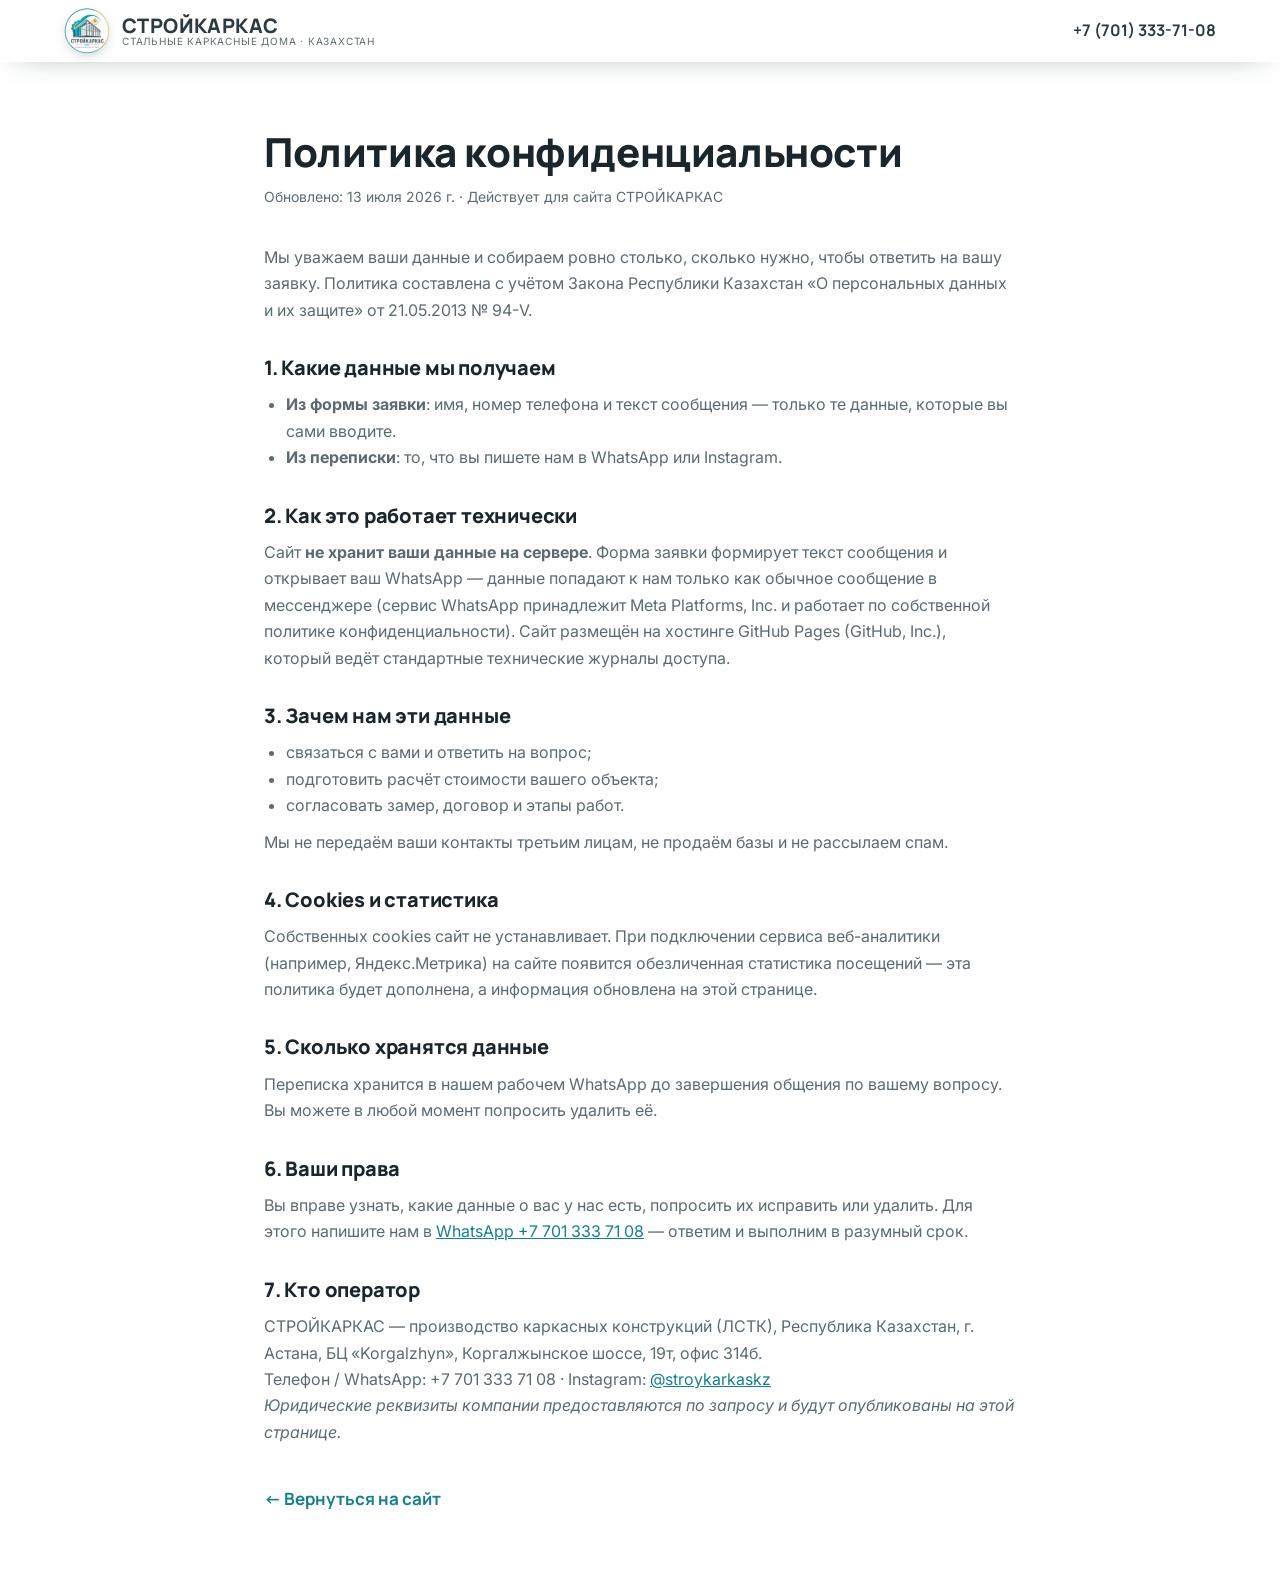
<file: policy.html>
<!DOCTYPE html>
<html lang="ru">
<head>
  <meta charset="UTF-8" />
  <meta name="viewport" content="width=device-width, initial-scale=1.0" />
  <title>Политика конфиденциальности | СТРОЙКАРКАС</title>
  <meta name="robots" content="noindex, follow" />
  <link rel="icon" href="/favicon.ico" sizes="48x48" />
  <link rel="icon" type="image/png" sizes="192x192" href="/assets/img/favicon-192.png" />
  <link rel="apple-touch-icon" href="/assets/img/apple-touch-icon.png" />
  <link rel="preconnect" href="https://fonts.googleapis.com" />
  <link rel="preconnect" href="https://fonts.gstatic.com" crossorigin />
  <link href="https://fonts.googleapis.com/css2?family=Manrope:wght@600;700;800&family=Inter:wght@400;500;600&display=swap" rel="stylesheet" />
  <link rel="stylesheet" href="css/styles.css?v=29" />
  <style>
    .policy { max-width: 800px; margin: 0 auto; padding: 130px 24px 80px; }
    .policy h1 { font-size: clamp(28px, 4vw, 40px); margin-bottom: 10px; }
    .policy .upd { color: var(--muted); font-size: 14px; margin-bottom: 36px; }
    .policy h2 { font-size: 20px; margin: 34px 0 12px; }
    .policy p, .policy li { color: var(--muted); font-size: 16px; line-height: 1.65; }
    .policy ul { list-style: disc; padding-left: 22px; margin: 10px 0; }
    .policy a { color: var(--teal-dark); text-decoration: underline; }
    .policy .back { display: inline-block; margin-top: 40px; text-decoration: none; font-family: var(--font-head); font-weight: 700; color: var(--teal-dark); }
  </style>
  <link rel="canonical" href="https://stroykarkas.kz/policy.html" />
  <script type="application/ld+json">
{
  "@context": "https://schema.org",
  "@type": "BreadcrumbList",
  "itemListElement": [
    { "@type": "ListItem", "position": 1, "name": "Главная", "item": "https://stroykarkas.kz/" },
    { "@type": "ListItem", "position": 2, "name": "Политика конфиденциальности", "item": "https://stroykarkas.kz/policy.html" }
  ]
}
  </script>
</head>
<body>
  <header class="header header--scrolled">
    <div class="container header__inner">
      <a href="index.html" class="logo" aria-label="СТРОЙКАРКАС — на главную">
        <img class="logo__img" src="assets/img/logo.webp" alt="Логотип СТРОЙКАРКАС" width="52" height="52" />
        <span class="logo__text">
          <span class="logo__name">СТРОЙКАРКАС</span>
          <span class="logo__tag">стальные каркасные дома · Казахстан</span>
        </span>
      </a>
      <div class="header__actions">
        <a href="tel:+77013337108" class="header__phone">+7 (701) 333-71-08</a>
      </div>
    </div>
  </header>

  <main class="policy">
    <h1>Политика конфиденциальности</h1>
    <p class="upd">Обновлено: 13 июля 2026 г. · Действует для сайта СТРОЙКАРКАС</p>

    <p>Мы уважаем ваши данные и собираем ровно столько, сколько нужно, чтобы ответить на вашу заявку. Политика составлена с учётом Закона Республики Казахстан «О персональных данных и их защите» от 21.05.2013 № 94-V.</p>

    <h2>1. Какие данные мы получаем</h2>
    <ul>
      <li><b>Из формы заявки</b>: имя, номер телефона и текст сообщения — только те данные, которые вы сами вводите.</li>
      <li><b>Из переписки</b>: то, что вы пишете нам в WhatsApp или Instagram.</li>
    </ul>

    <h2>2. Как это работает технически</h2>
    <p>Сайт <b>не хранит ваши данные на сервере</b>. Форма заявки формирует текст сообщения и открывает ваш WhatsApp — данные попадают к нам только как обычное сообщение в мессенджере (сервис WhatsApp принадлежит Meta Platforms, Inc. и работает по собственной политике конфиденциальности). Сайт размещён на хостинге GitHub Pages (GitHub, Inc.), который ведёт стандартные технические журналы доступа.</p>

    <h2>3. Зачем нам эти данные</h2>
    <ul>
      <li>связаться с вами и ответить на вопрос;</li>
      <li>подготовить расчёт стоимости вашего объекта;</li>
      <li>согласовать замер, договор и этапы работ.</li>
    </ul>
    <p>Мы не передаём ваши контакты третьим лицам, не продаём базы и не рассылаем спам.</p>

    <h2>4. Cookies и статистика</h2>
    <p>Собственных cookies сайт не устанавливает. При подключении сервиса веб-аналитики (например, Яндекс.Метрика) на сайте появится обезличенная статистика посещений — эта политика будет дополнена, а информация обновлена на этой странице.</p>

    <h2>5. Сколько хранятся данные</h2>
    <p>Переписка хранится в нашем рабочем WhatsApp до завершения общения по вашему вопросу. Вы можете в любой момент попросить удалить её.</p>

    <h2>6. Ваши права</h2>
    <p>Вы вправе узнать, какие данные о вас у нас есть, попросить их исправить или удалить. Для этого напишите нам в <a href="https://wa.me/77013337108" target="_blank" rel="noopener">WhatsApp +7 701 333 71 08</a> — ответим и выполним в разумный срок.</p>

    <h2>7. Кто оператор</h2>
    <p>СТРОЙКАРКАС — производство каркасных конструкций (ЛСТК), Республика Казахстан, г. Астана, БЦ «Korgalzhyn», Коргалжынское шоссе, 19т, офис 314б.<br />
    Телефон / WhatsApp: +7 701 333 71 08 · Instagram: <a href="https://instagram.com/stroykarkaskz" target="_blank" rel="noopener">@stroykarkaskz</a><br />
    <i>Юридические реквизиты компании предоставляются по запросу и будут опубликованы на этой странице.</i></p>

    <a class="back" href="index.html">← Вернуться на сайт</a>
  </main>
</body>
</html>
</file>
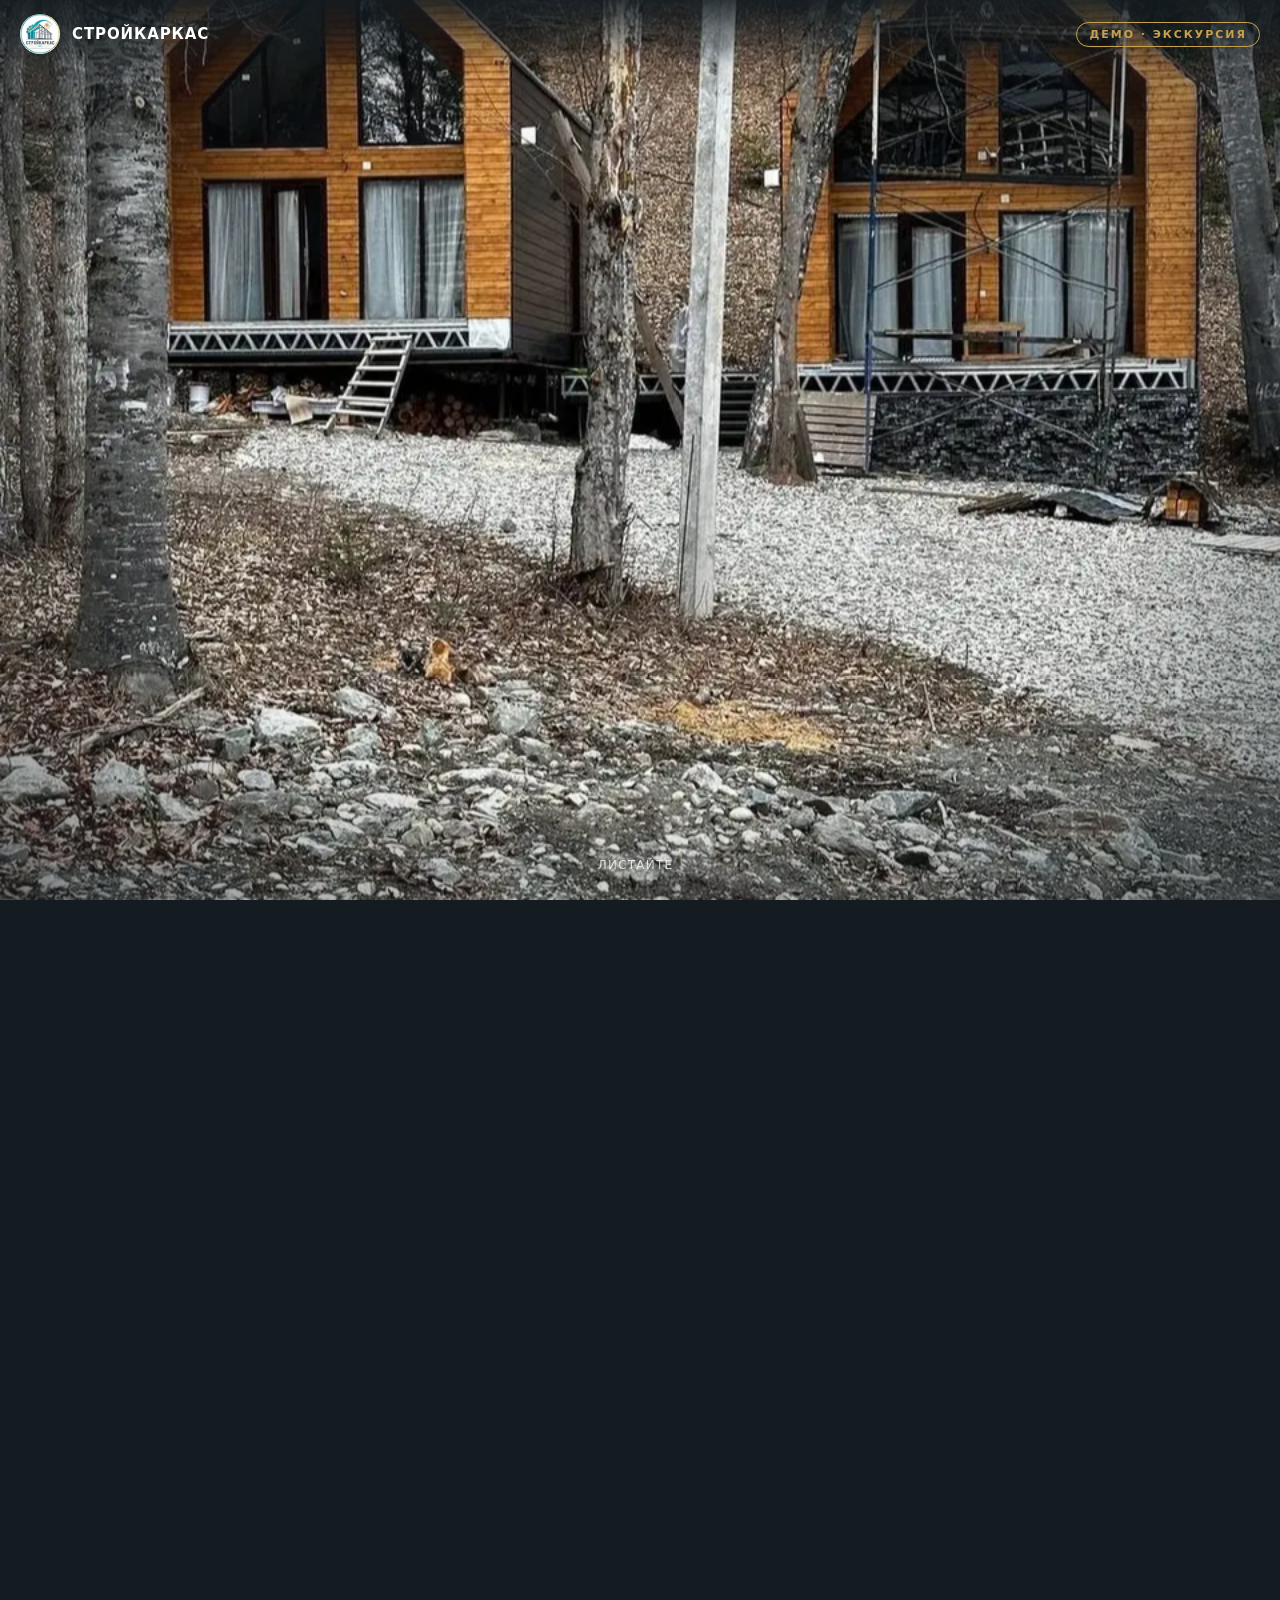
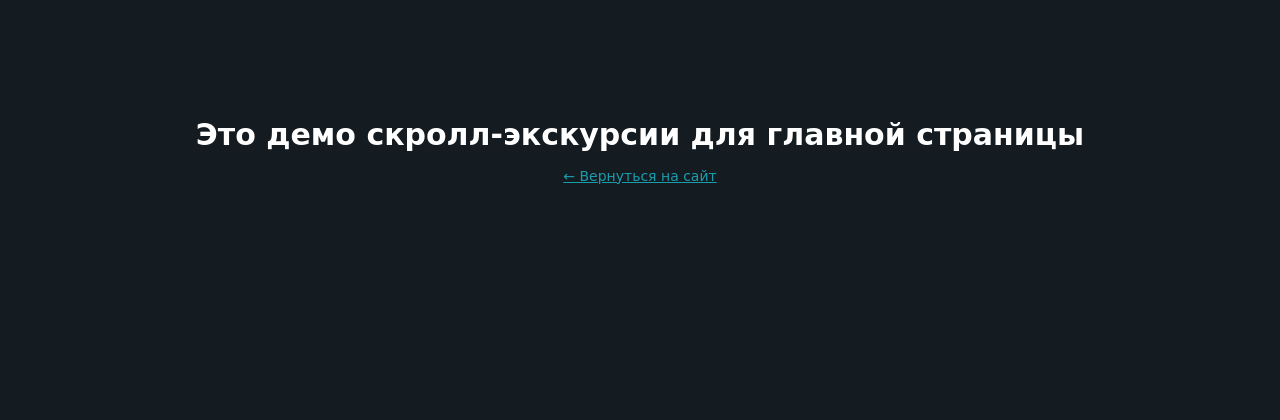
<file: tour.html>
<!DOCTYPE html>
<html lang="ru">
<head>
  <meta charset="UTF-8" />
  <meta name="viewport" content="width=device-width, initial-scale=1.0" />
  <title>Экскурсия по каркасу — СТРОЙКАРКАС (демо)</title>
  <meta name="robots" content="noindex" />
  <link rel="icon" href="/favicon.ico" sizes="48x48" />
  <link rel="icon" type="image/png" sizes="192x192" href="/assets/img/favicon-192.png" />
  <link rel="apple-touch-icon" href="/assets/img/apple-touch-icon.png" />
  <style>
    :root { --teal:#1B9CAD; --gold:#C6A24C; --graphite:#2C3A42; --dark:#141C21; }
    * { margin:0; padding:0; box-sizing:border-box; }
    html { scroll-behavior:auto; }
    body { background:var(--dark); color:#fff; font-family:'Segoe UI',system-ui,sans-serif; }
    .hdr { position:fixed; top:0; left:0; right:0; z-index:50; display:flex; align-items:center; gap:12px; padding:14px 20px;
           background:linear-gradient(180deg, rgba(20,28,33,.85), transparent); }
    .hdr img { width:40px; height:40px; border-radius:50%; }
    .hdr b { font-size:15px; letter-spacing:.06em; }
    .hdr .demo { margin-left:auto; font-size:11px; font-weight:700; letter-spacing:.18em; color:var(--gold);
                 border:1px solid var(--gold); border-radius:999px; padding:5px 12px; }
    .hint { position:fixed; bottom:22px; left:50%; transform:translateX(-50%); z-index:50; font-size:12px; letter-spacing:.1em;
            color:rgba(255,255,255,.75); text-transform:uppercase; transition:opacity .4s; display:flex; align-items:center; gap:8px; }
    .hint.gone { opacity:0; }
    .hint::after { content:''; width:1px; height:26px; background:linear-gradient(180deg,var(--gold),transparent); animation:drip 1.4s infinite; }
    @keyframes drip { 0%{transform:scaleY(0);transform-origin:top} 50%{transform:scaleY(1);transform-origin:top} 51%{transform-origin:bottom} 100%{transform:scaleY(0);transform-origin:bottom} }

    .tour { height:520vh; position:relative; }
    .stage { position:sticky; top:0; height:100vh; overflow:hidden; }
    .ph, canvas.scrub { position:absolute; inset:0; width:100%; height:100%; object-fit:cover; }
    .ph { transition:none; will-change:transform,opacity; }
    #phFinal { opacity:0; }
    canvas.scrub { opacity:0; }
    .flash { position:absolute; inset:0; background:radial-gradient(circle, rgba(255,255,255,.95), rgba(27,156,173,.6)); opacity:0; pointer-events:none; }
    .vig { position:absolute; inset:0; background:radial-gradient(ellipse at center, transparent 55%, rgba(20,28,33,.55)); pointer-events:none; }

    .cap { position:absolute; left:6vw; bottom:14vh; max-width:520px; opacity:0; transform:translateY(24px); pointer-events:none; }
    .cap .k { display:inline-block; font-size:11px; font-weight:700; letter-spacing:.22em; color:var(--gold); text-transform:uppercase; margin-bottom:10px; }
    .cap h2 { font-size:clamp(26px,4.2vw,44px); line-height:1.08; margin-bottom:10px; text-shadow:0 2px 18px rgba(0,0,0,.5); }
    .cap h2 .a { color:var(--teal); }
    .cap p { font-size:clamp(14px,1.4vw,17px); color:rgba(255,255,255,.88); line-height:1.5; text-shadow:0 1px 10px rgba(0,0,0,.6); }
    .cap .cta { pointer-events:auto; display:inline-flex; align-items:center; gap:10px; margin-top:18px; background:var(--gold); color:#141C21;
                font-weight:700; font-size:15px; text-decoration:none; padding:14px 26px; border-radius:12px; }
    .cap .cta:hover { filter:brightness(1.07); }

    .outro { min-height:60vh; display:flex; flex-direction:column; align-items:center; justify-content:center; gap:16px; text-align:center; padding:60px 20px; }
    .outro h3 { font-size:clamp(20px,3vw,30px); }
    .outro a.back { color:var(--teal); font-size:14px; }
    .load { position:absolute; inset:0; display:flex; align-items:center; justify-content:center; z-index:5; background:var(--dark);
            font-size:13px; letter-spacing:.15em; color:rgba(255,255,255,.6); text-transform:uppercase; transition:opacity .5s; }
    .load.gone { opacity:0; pointer-events:none; }
    @media (prefers-reduced-motion: reduce) {
      .tour { height:auto; } .stage { position:static; height:auto; }
      .ph, canvas.scrub { position:static; height:56vw; opacity:1 !important; transform:none !important; }
      .cap { position:static; opacity:1 !important; transform:none !important; padding:26px 6vw; max-width:640px; }
      .flash, .hint, .load { display:none; }
    }
  </style>
</head>
<body>
  <header class="hdr">
    <img src="assets/img/logo.webp" alt="" /><b>СТРОЙКАРКАС</b>
    <span class="demo">ДЕМО · ЭКСКУРСИЯ</span>
  </header>
  <div class="hint" id="hint">Листайте</div>

  <section class="tour" id="tour">
    <div class="stage">
      <div class="load" id="load">Загружаем экскурсию…</div>
      <img class="ph" id="phExt" src="assets/img/real-aframe.webp" alt="Готовые дома А-фрейм" />
      <canvas class="scrub" id="cv"></canvas>
      <img class="ph" id="phFinal" src="assets/img/frame-a.webp" alt="Профиль ЛСТК крупным планом" />
      <div class="vig"></div>
      <div class="flash" id="flash"></div>

      <div class="cap" data-f="0.02" data-t="0.24">
        <span class="k">Остановка 1 · Снаружи</span>
        <h2>Обычный тёплый дом</h2>
        <p>Фасад, кровля, окна — ничем не выдаёт, из чего он собран. Секрет внутри стены.</p>
      </div>
      <div class="cap" data-f="0.36" data-t="0.58">
        <span class="k">Остановка 2 · Внутри стены</span>
        <h2>Оцинкованная <span class="a">сталь</span></h2>
        <p>Каркас из профиля ЛСТК: не гниёт, не горит, не даёт усадки. Собран на болтах и заклёпках — ни одного сварного шва.</p>
      </div>
      <div class="cap" data-f="0.62" data-t="0.84">
        <span class="k">Остановка 3 · Конструктор</span>
        <h2>Каждая деталь — <span class="a">со своим номером</span></h2>
        <p>Детали пронумерованы на заводе и встают точно на своё место. С завода — комплект, на объекте — здание.</p>
      </div>
      <div class="cap" data-f="0.88" data-t="1.01">
        <span class="k">Финал · Материал</span>
        <h2>Профиль на <span class="a">100+ лет</span></h2>
        <p>Сталь G350, цинк 275 г/м². Хотите посмотреть вживую, как это собирается?</p>
        <a class="cta" href="https://wa.me/77013337108?text=Здравствуйте!%20Посмотрел%20экскурсию%20по%20каркасу%20—%20хочу%20расчёт%20[тур]" target="_blank" rel="noopener">Обсудить мой проект →</a>
      </div>
    </div>
  </section>

  <div class="outro">
    <h3>Это демо скролл-экскурсии для главной страницы</h3>
    <a class="back" href="index.html">← Вернуться на сайт</a>
  </div>

  <script>
  (function(){
    var reduce = matchMedia('(prefers-reduced-motion: reduce)').matches;
    if (reduce) { document.getElementById('load').remove(); return; }
    var N = 49; // кадры ИИ-полёта в assets/tour/
    var cv = document.getElementById('cv'), cx = cv.getContext('2d');
    var phExt = document.getElementById('phExt'), phFin = document.getElementById('phFinal');
    var flash = document.getElementById('flash'), hint = document.getElementById('hint');
    var caps = [].slice.call(document.querySelectorAll('.cap'));
    var tour = document.getElementById('tour');
    var frames = [], loaded = 0, ready = false;

    function pad(n){ return ('000'+n).slice(-3); }
    for (var i = 1; i <= N; i++) {
      var im = new Image();
      im.src = 'assets/tour/f' + pad(i) + '.webp';
      im.onload = im.onerror = function(){ if (++loaded >= Math.min(N,8) && !ready) { ready = true; document.getElementById('load').classList.add('gone'); paint(); } };
      frames.push(im);
    }
    if (!N) { ready = true; document.getElementById('load').classList.add('gone'); }

    function size(){ cv.width = innerWidth; cv.height = innerHeight; paint(); }
    addEventListener('resize', size);

    function drawCover(img){
      if (!img || !img.naturalWidth) return;
      var cw = cv.width, ch = cv.height, iw = img.naturalWidth, ih = img.naturalHeight;
      var s = Math.max(cw/iw, ch/ih), w = iw*s, h = ih*s;
      cx.drawImage(img, (cw-w)/2, (ch-h)/2, w, h);
    }
    function clamp(v,a,b){ return v<a?a:(v>b?b:v); }
    function seg(p,a,b){ return clamp((p-a)/(b-a), 0, 1); }

    var lastP = -1;
    function paint(){
      var r = tour.getBoundingClientRect();
      var total = r.height - innerHeight;
      var p = clamp(-r.top / total, 0, 1);
      if (p === lastP && ready) return; lastP = p;
      if (p > 0.02) hint.classList.add('gone'); else hint.classList.remove('gone');

      /* Фаза A: наезд на дом (0–.28) */
      var a = seg(p, 0, 0.28);
      phExt.style.transform = 'scale(' + (1 + a*0.35) + ')';
      phExt.style.opacity = p < 0.31 ? 1 : 0;
      phExt.style.filter = 'blur(' + (seg(p,0.24,0.31)*10) + 'px)';

      /* Телепорт-вспышка (.27–.34) */
      var f = seg(p,0.27,0.305) * (1 - seg(p,0.305,0.36));
      flash.style.opacity = f;

      /* Фаза B: скраб ИИ-полёта сквозь каркас (.31–.86) */
      var b = seg(p, 0.31, 0.86);
      if (p >= 0.30 && p <= 0.885 && N) {
        cv.style.opacity = 1;
        drawCover(frames[Math.round(b * (N-1))]);
      } else cv.style.opacity = 0;

      /* Фаза C: финальный макро-кадр (.86–1) */
      var c = seg(p, 0.855, 0.92);
      phFin.style.opacity = c;
      phFin.style.transform = 'scale(' + (1.18 - seg(p,0.86,1)*0.18) + ')';

      /* Подписи */
      caps.forEach(function(el){
        var from = +el.dataset.f, to = +el.dataset.t;
        var vis = seg(p, from, from+0.045) * (1 - seg(p, to-0.045, to));
        el.style.opacity = vis;
        el.style.transform = 'translateY(' + (24 - vis*24) + 'px)';
      });
    }
    var tick = false;
    addEventListener('scroll', function(){ if (!tick){ tick = true; requestAnimationFrame(function(){ tick = false; paint(); }); } }, { passive:true });
    size();
  })();
  </script>
</body>
</html>
</file>
<file: css/styles.css>
/* ============================================================
   СТРОЙКАРКАС — premium landing
   Palette: teal #1B9CAD · gold #C6A24C · graphite #2C3A42
   ============================================================ */

:root {
  --teal:        #1B9CAD;
  --teal-dark:   #14808F;
  --teal-soft:   #E7F4F6;
  --gold:        #C6A24C;
  --gold-dark:   #A9843A;
  --graphite:    #2C3A42;
  --graphite-2:  #223037;
  --ink:         #1B262C;
  --muted:       #5C6B72;
  --line:        #E4E9EB;
  --bg:          #FFFFFF;
  --bg-soft:     #F5F8F9;
  --white:       #FFFFFF;
  --wa:          #25D366;

  --radius:      18px;
  --radius-sm:   12px;
  --shadow:      0 18px 50px -20px rgba(24, 52, 61, .28);
  --shadow-lg:   0 40px 90px -30px rgba(24, 52, 61, .40);
  --container:   1200px;
  --ease:        cubic-bezier(.22, 1, .36, 1);

  --font-head: 'Manrope', system-ui, -apple-system, 'Segoe UI', sans-serif;
  --font-body: 'Inter', system-ui, -apple-system, 'Segoe UI', sans-serif;
}


* { box-sizing: border-box; margin: 0; padding: 0; }


html { scroll-behavior: smooth; -webkit-text-size-adjust: 100%; }


body {
  font-family: var(--font-body);
  color: var(--ink);
  background: var(--bg);
  line-height: 1.6;
  overflow-x: clip;
  font-size: 17px;
}


h1, h2, h3, h4 { font-family: var(--font-head); line-height: 1.12; color: var(--ink); font-weight: 800; letter-spacing: -.01em; }

a { color: inherit; text-decoration: none; }

img, svg { display: block; max-width: 100%; }

button { font-family: inherit; cursor: pointer; border: none; background: none; }

ul { list-style: none; }


.container { width: 100%; max-width: var(--container); margin-inline: auto; padding-inline: 24px; }


/* ---------- Reveal animation base ---------- */
[data-reveal] { opacity: 0; transform: translateY(28px); transition: opacity .7s ease, transform .7s cubic-bezier(.22,1,.36,1); }

.is-inview [data-reveal],
[data-reveal].is-inview { opacity: 1; transform: none; }
@media (prefers-reduced-motion: reduce) {
  * { animation: none !important; transition: none !important; scroll-behavior: auto !important; }

  [data-reveal] { opacity: 1 !important; transform: none !important; }
}


/* ---------- Scroll progress ---------- */
.scroll-progress {
  position: fixed; inset: 0 0 auto 0; height: 3px; width: 0%;
  background: linear-gradient(90deg, var(--teal), var(--gold));
  z-index: 200; transition: width .1s linear;
}


/* ---------- Buttons ---------- */
.btn {
  display: inline-flex; align-items: center; justify-content: center; gap: 10px;
  font-family: var(--font-head); font-weight: 700; font-size: 16px;
  padding: 14px 26px; border-radius: 999px; cursor: pointer;
  transition: transform .25s var(--ease), box-shadow .25s var(--ease), background .25s, color .25s;
  white-space: nowrap; line-height: 1;
}

.btn--sm { padding: 11px 20px; font-size: 15px; }

.btn--lg { padding: 17px 34px; font-size: 17px; }

.btn--block { width: 100%; }

.btn--primary { background: var(--teal-dark); color: #fff; box-shadow: 0 12px 28px -10px rgba(27,156,173,.7); }

.btn--primary:hover { background: #0F6A76; transform: translateY(-3px); box-shadow: 0 20px 38px -12px rgba(27,156,173,.75); }

.btn--gold { background: var(--gold); color: var(--graphite); box-shadow: 0 12px 28px -10px rgba(198,162,76,.65); }

.btn--gold:hover { background: var(--gold-dark); color: #fff; transform: translateY(-3px); }

.btn--wa { background: var(--wa); color: #fff; }

.btn--wa:hover { background: #1fb757; transform: translateY(-3px); }

.ic-wa { width: 20px; height: 20px; fill: currentColor; }


/* ---------- Header ---------- */
.header {
  position: fixed; top: 0; left: 0; right: 0; z-index: 100;
  transition: background .3s, box-shadow .3s, padding .3s;
  padding: 14px 0;
}

.header--scrolled {
  background: rgba(255,255,255,.88);
  backdrop-filter: saturate(180%) blur(14px);
  box-shadow: 0 8px 30px -18px rgba(24,52,61,.5);
  padding: 8px 0;
}

.header__inner { display: flex; align-items: center; justify-content: space-between; gap: 24px; }


.logo { display: inline-flex; align-items: center; gap: 12px; }

.logo__img { flex: none; width: 52px; height: 52px; border-radius: 50%; object-fit: cover; background: #fff; box-shadow: 0 4px 14px -6px rgba(24,52,61,.4); }

.logo--footer .logo__img { width: 48px; height: 48px; }

.header--scrolled .logo__img { width: 46px; height: 46px; transition: width .3s, height .3s; }

.logo__text { display: flex; flex-direction: column; line-height: 1.05; }

.logo__name { font-family: var(--font-head); font-weight: 800; font-size: 20px; letter-spacing: .02em; color: var(--graphite); }

.logo__tag { font-size: 10px; letter-spacing: .08em; text-transform: uppercase; color: var(--muted); }

.header--scrolled .logo__name { color: var(--graphite); }


.nav { display: flex; gap: 4px; }

.nav__link {
  font-family: var(--font-head); font-weight: 600; font-size: 15px; color: var(--graphite);
  padding: 9px 14px; border-radius: 999px; position: relative; transition: color .2s, background .2s;
  white-space: nowrap;
}

.nav__link:hover { color: var(--teal); background: var(--teal-soft); }


.header__actions { display: flex; align-items: center; gap: 14px; }

.header__phone { font-family: var(--font-head); font-weight: 700; color: var(--graphite); font-size: 16px; white-space: nowrap; }

.header__phone:hover { color: var(--teal); }


.burger { display: none; width: 44px; height: 44px; flex-direction: column; gap: 5px; align-items: center; justify-content: center; border-radius: 12px; }

.burger span { width: 24px; height: 2.4px; background: var(--graphite); border-radius: 2px; transition: transform .3s, opacity .3s; }

.burger.is-open span:nth-child(1) { transform: translateY(7.4px) rotate(45deg); }

.burger.is-open span:nth-child(2) { opacity: 0; }

.burger.is-open span:nth-child(3) { transform: translateY(-7.4px) rotate(-45deg); }


/* ---------- Mobile menu ---------- */
.mobile-menu {
  position: fixed; inset: 0; z-index: 99; background: #fff;
  padding: 96px 24px 40px; display: flex; flex-direction: column; gap: 22px;
  transform: translateX(100%); transition: transform .4s var(--ease); visibility: hidden;
}

.mobile-menu.is-open { transform: none; visibility: visible; }

.mobile-menu__nav { display: flex; flex-direction: column; gap: 6px; }

.mobile-menu__nav a { font-family: var(--font-head); font-weight: 700; font-size: 22px; color: var(--graphite); padding: 10px 0; border-bottom: 1px solid var(--line); }

.mobile-menu__phone { font-family: var(--font-head); font-weight: 800; font-size: 22px; color: var(--teal); }


/* ---------- Hero ---------- */
.hero { position: relative; padding: 150px 0 90px; overflow: hidden; background: var(--bg-soft); }


.hero__inner { position: relative; display: grid; grid-template-columns: 1.15fr .85fr; gap: 56px; align-items: center; }


.eyebrow {
  display: inline-flex; align-items: center; gap: 9px; font-family: var(--font-head);
  font-weight: 600; font-size: 13px; letter-spacing: .04em; text-transform: uppercase;
  color: var(--teal-dark); background: var(--teal-soft); padding: 8px 16px; border-radius: 999px; margin-bottom: 22px;
}

.eyebrow__dot { width: 8px; height: 8px; border-radius: 50%; background: var(--teal); box-shadow: 0 0 0 4px rgba(27,156,173,.2); }


.hero__title { font-size: clamp(34px, 5vw, 60px); margin-bottom: 22px; }

.hero__title .accent { color: var(--teal); position: relative; }

.hero__lead { font-size: clamp(16px, 1.4vw, 19px); color: var(--muted); max-width: 560px; margin-bottom: 28px; }


.hero__chips { display: flex; flex-wrap: wrap; gap: 12px 22px; margin-bottom: 34px; }

.hero__chips li { display: inline-flex; align-items: center; gap: 9px; font-family: var(--font-head); font-weight: 600; font-size: 15px; color: var(--graphite); }

.ic { width: 20px; height: 20px; flex: none; fill: none; stroke: var(--teal); stroke-width: 2.5; stroke-linecap: round; stroke-linejoin: round; }


.hero__cta { display: flex; flex-wrap: wrap; gap: 14px; }

.lead-card {
  background: #fff; border-radius: var(--radius); padding: 32px 30px 26px;
  box-shadow: var(--shadow-lg); border: 1px solid var(--line); position: relative;
}

.lead-card__title { font-size: 23px; margin-bottom: 6px; }

.lead-card__note { font-size: 12px; color: var(--muted); margin-top: 12px; text-align: center; }


.field { margin-bottom: 12px; }

.field input, .field select, .field textarea {
  width: 100%; font-family: var(--font-body); font-size: 16px; color: var(--ink);
  padding: 14px 16px; border: 1.5px solid var(--line); border-radius: var(--radius-sm);
  background: #fff; transition: border-color .2s, box-shadow .2s; resize: vertical;
}

.field input::placeholder, .field textarea::placeholder { color: #9AA6AC; }

.field input:focus, .field select:focus, .field textarea:focus {
  outline: none; border-color: var(--teal); box-shadow: 0 0 0 4px rgba(27,156,173,.14);
}

.field select { appearance: none; background-image: url("data:image/svg+xml,%3Csvg xmlns='http://www.w3.org/2000/svg' width='16' height='16' viewBox='0 0 24 24' fill='none' stroke='%235C6B72' stroke-width='2.5' stroke-linecap='round' stroke-linejoin='round'%3E%3Cpath d='M6 9l6 6 6-6'/%3E%3C/svg%3E"); background-repeat: no-repeat; background-position: right 16px center; padding-right: 42px; }


.hero__scroll { position: absolute; bottom: 26px; left: 50%; transform: translateX(-50%); width: 26px; height: 42px; border: 2px solid rgba(44,58,66,.3); border-radius: 999px; display: grid; justify-items: center; padding-top: 7px; }

.hero__scroll span { width: 4px; height: 8px; border-radius: 4px; background: var(--teal); animation: scrolldot 1.6s infinite; }
@keyframes scrolldot { 0% { transform: translateY(0); opacity: 1; } 70% { transform: translateY(12px); opacity: 0; } 100% { opacity: 0; } }


/* ---------- Stats ---------- */
.stats { background: var(--graphite); color: #fff; padding: 46px 0; }

.stats__grid { display: grid; grid-template-columns: repeat(4, 1fr); gap: 24px; }

.stat { text-align: center; position: relative; }

.stat:not(:last-child)::after { content: ""; position: absolute; right: -12px; top: 12%; height: 76%; width: 1px; background: rgba(255,255,255,.12); }

.stat__num { font-family: var(--font-head); font-weight: 800; font-size: clamp(30px, 3.4vw, 44px); color: var(--gold); line-height: 1; }

.stat__num .counter { color: var(--gold); }

.stat__num--word { font-size: clamp(20px, 2.2vw, 30px); color: var(--gold); display: flex; align-items: flex-end; justify-content: center; min-height: 1.2em; padding-bottom: 4px; }

.stat__label { color: rgba(255,255,255,.68); font-size: 14px; margin-top: 8px; }


/* ---------- Sections ---------- */
.section { padding: 76px 0; }

.section__head { max-width: 720px; margin-bottom: 40px; }

.section__head--row { display: flex; align-items: flex-end; justify-content: space-between; max-width: none; gap: 24px; }

.kicker { display: inline-block; font-family: var(--font-head); font-weight: 700; font-size: 13px; letter-spacing: .12em; text-transform: uppercase; color: var(--teal-dark); margin-bottom: 14px; }

.kicker--light { color: var(--gold); }

.section__title { font-size: clamp(27px, 3.4vw, 42px); margin-bottom: 16px; }

.section__desc { color: var(--muted); font-size: 18px; }


/* ---------- Works slider ---------- */
.works__controls { display: flex; gap: 10px; }

.works__btn { width: 50px; height: 50px; border-radius: 50%; border: 1.5px solid var(--line); display: grid; place-items: center; transition: all .25s; }

.works__btn svg { width: 22px; height: 22px; fill: none; stroke: var(--graphite); stroke-width: 2.4; stroke-linecap: round; stroke-linejoin: round; }

.works__btn:hover { background: var(--teal); border-color: var(--teal); }

.works__btn:hover svg { stroke: #fff; }

.works__btn:disabled { opacity: .35; cursor: default; }


.works__track-wrap { padding: 22px 0 34px; }

.works__track { display: flex; gap: 22px; padding-inline: max(24px, calc((100vw - var(--container)) / 2 + 24px)); cursor: grab; user-select: none; scroll-behavior: smooth; overflow-x: auto; overflow-y: hidden; -webkit-overflow-scrolling: touch; scrollbar-width: none; }

.works__track::-webkit-scrollbar { display: none; }

.works__track.is-dragging { cursor: grabbing; scroll-behavior: auto; }

.work { flex: 0 0 min(380px, 82vw); border-radius: var(--radius); overflow: hidden; background: #fff; border: 1px solid var(--line); box-shadow: var(--shadow); }

.work__media { aspect-ratio: 16 / 11; position: relative; background: var(--bg-soft); }

.work__body { padding: 22px 24px 26px; }

.work__tag { display: inline-block; font-family: var(--font-head); font-weight: 700; font-size: 12px; letter-spacing: .06em; text-transform: uppercase; color: var(--teal-dark); background: var(--teal-soft); padding: 5px 12px; border-radius: 999px; margin-bottom: 12px; }

.work__title { font-size: 19px; margin-bottom: 6px; }

.work__meta { color: var(--muted); font-size: 14px; }

.works__hint { color: var(--muted); font-size: 14px; margin-top: 20px; }


/* ---------- Process steps ---------- */
.steps { display: grid; grid-template-columns: repeat(5, 1fr); gap: 16px; counter-reset: step; }

.step { position: relative; background: #fff; border: 1px solid var(--line); border-radius: var(--radius); padding: 26px 20px; transition: transform .35s var(--ease), box-shadow .35s var(--ease); }

.step:hover { transform: translateY(-6px); box-shadow: var(--shadow); }

.step__num { width: 46px; height: 46px; border-radius: 13px; display: grid; place-items: center; font-family: var(--font-head); font-weight: 800; font-size: 20px; color: #fff; background: linear-gradient(135deg, var(--teal), var(--teal-dark)); margin-bottom: 16px; box-shadow: 0 12px 24px -10px rgba(27,156,173,.7); }

.step:nth-child(even) .step__num { background: linear-gradient(135deg, var(--gold), var(--gold-dark)); box-shadow: 0 12px 24px -10px rgba(198,162,76,.7); }

.step__title { font-size: 17.5px; margin-bottom: 8px; }

.step__text { color: var(--muted); font-size: 15.5px; }


/* ---------- Calculator ---------- */
.calc { background: #fff; }

.calc__panel { display: grid; grid-template-columns: 1.15fr .85fr; gap: 0; border-radius: var(--radius); overflow: hidden; box-shadow: var(--shadow-lg); border: 1px solid var(--line); background: #fff; }

.calc__controls { padding: 40px; }

.calc__row { margin-bottom: 30px; }

.calc__row:last-child { margin-bottom: 0; }

.calc__label { display: block; font-family: var(--font-head); font-weight: 700; font-size: 16px; margin-bottom: 14px; color: var(--graphite); }

.calc__label b { color: var(--teal); }

.calc__types { display: flex; flex-wrap: wrap; gap: 10px; }

.chip { font-family: var(--font-head); font-weight: 600; font-size: 15px; padding: 11px 18px; border-radius: 999px; border: 1.5px solid var(--line); color: var(--graphite); background: #fff; transition: all .2s; }

.chip:hover { border-color: var(--teal); color: var(--teal); }

.chip.is-active { background: var(--teal); border-color: var(--teal); color: #fff; }


.range { -webkit-appearance: none; appearance: none; width: 100%; height: 8px; border-radius: 999px; background: var(--line); outline: none; }

.range::-webkit-slider-thumb { -webkit-appearance: none; appearance: none; width: 26px; height: 26px; border-radius: 50%; background: #fff; border: 5px solid var(--teal); cursor: pointer; box-shadow: 0 4px 12px -2px rgba(27,156,173,.6); transition: transform .15s; }

.range::-webkit-slider-thumb:hover { transform: scale(1.12); }

.range::-moz-range-thumb { width: 22px; height: 22px; border-radius: 50%; background: #fff; border: 5px solid var(--teal); cursor: pointer; }

.calc__scale { display: flex; justify-content: space-between; margin-top: 10px; font-size: 13px; color: var(--muted); }

.calc__row--switch .calc__label { margin-bottom: 0; }


.calc__result { background: var(--graphite); color: #fff; padding: 40px; display: flex; flex-direction: column; justify-content: center; }

.calc__result-label { color: rgba(255,255,255,.6); font-size: 14px; letter-spacing: .04em; text-transform: uppercase; }

.calc__result .btn { margin-bottom: 14px; }

.calc__note { color: rgba(255,255,255,.5); font-size: 13px; }


/* ---------- FAQ ---------- */
.faq__wrap { max-width: 860px; margin-inline: auto; }

.accordion { display: flex; flex-direction: column; gap: 14px; }

.acc { border: 1px solid var(--line); border-radius: var(--radius-sm); overflow: hidden; background: #fff; transition: border-color .25s, box-shadow .25s; }

.acc.is-open { border-color: var(--teal); box-shadow: var(--shadow); }

.acc__head { width: 100%; display: flex; align-items: center; justify-content: space-between; gap: 20px; text-align: left; padding: 22px 24px; font-family: var(--font-head); font-weight: 700; font-size: 18px; color: var(--graphite); }

.acc__ic { position: relative; width: 20px; height: 20px; flex: none; }

.acc__ic::before, .acc__ic::after { content: ""; position: absolute; background: var(--teal); border-radius: 2px; transition: transform .3s; }

.acc__ic::before { top: 9px; left: 0; width: 20px; height: 2.4px; }

.acc__ic::after { left: 9px; top: 0; width: 2.4px; height: 20px; }

.acc.is-open .acc__ic::after { transform: scaleY(0); }

.acc__body { max-height: 0; overflow: hidden; transition: max-height .35s var(--ease); }

.acc__body p { padding: 0 24px 22px; color: var(--muted); font-size: 16px; }


/* ---------- CTA / Lead ---------- */
.cta { background: linear-gradient(135deg, var(--graphite), var(--graphite-2)); color: #fff; padding: 90px 0; position: relative; overflow: hidden; }

.cta::before { content: ""; position: absolute; width: 560px; height: 560px; border-radius: 50%; background: radial-gradient(circle, rgba(27,156,173,.35), transparent 70%); top: -260px; right: -120px; }

.cta::after { content: ""; position: absolute; width: 460px; height: 460px; border-radius: 50%; background: radial-gradient(circle, rgba(198,162,76,.25), transparent 70%); bottom: -240px; left: -100px; }

.cta__inner { position: relative; display: grid; grid-template-columns: 1.1fr .9fr; gap: 56px; align-items: center; }

.cta__title { color: #fff; font-size: clamp(28px, 3.6vw, 44px); margin-bottom: 16px; }

.cta__desc { color: rgba(255,255,255,.75); font-size: 18px; margin-bottom: 24px; max-width: 520px; }

.cta__list { display: flex; flex-direction: column; gap: 12px; margin-bottom: 30px; }

.cta__list li { display: flex; align-items: center; gap: 12px; font-family: var(--font-head); font-weight: 600; color: #fff; }

.cta__list .ic { stroke: var(--gold); }

.cta__direct { display: flex; align-items: center; gap: 22px; flex-wrap: wrap; }

.cta__phone { font-family: var(--font-head); font-weight: 800; font-size: 26px; color: #fff; }

.cta__phone:hover { color: var(--gold); }

.lead-card--dark { background: rgba(255,255,255,.06); border: 1px solid rgba(255,255,255,.14); backdrop-filter: blur(8px); box-shadow: var(--shadow-lg); }

.lead-card--dark .lead-card__title { color: #fff; }

.lead-card--dark .field input, .lead-card--dark .field textarea { background: rgba(255,255,255,.08); border-color: rgba(255,255,255,.18); color: #fff; }

.lead-card--dark .field input::placeholder, .lead-card--dark .field textarea::placeholder { color: rgba(255,255,255,.5); }

.lead-card--dark .field input:focus, .lead-card--dark .field textarea:focus { border-color: var(--gold); box-shadow: 0 0 0 4px rgba(198,162,76,.2); }

.lead-card--dark .lead-card__note { color: rgba(255,255,255,.5); }


/* ---------- Footer ---------- */
.footer { background: #17232A; color: rgba(255,255,255,.72); padding: 64px 0 28px; }

.footer__grid { display: grid; grid-template-columns: 1.6fr 1fr 1fr 1.2fr; gap: 40px; padding-bottom: 44px; border-bottom: 1px solid rgba(255,255,255,.1); }

.logo--footer .logo__name { color: #fff; }

.logo--footer .logo__tag { color: rgba(255,255,255,.5); }

.footer__about { margin-top: 18px; font-size: 15px; max-width: 340px; }

.footer__title { color: #fff; font-family: var(--font-head); font-size: 16px; margin-bottom: 18px; }

.footer__col > a { display: block; padding: 6px 0; font-size: 15px; color: rgba(255,255,255,.72); transition: color .2s; }

.footer__col > a:hover { color: var(--teal); }

.footer__phone { font-family: var(--font-head); font-weight: 800; font-size: 20px !important; color: #fff !important; }

.footer__addr { margin-top: 12px; font-size: 14px; color: rgba(255,255,255,.55); }

.footer__cta-text { font-size: 15px; margin-bottom: 16px; }

.footer__bottom { display: flex; justify-content: space-between; gap: 16px; flex-wrap: wrap; padding-top: 24px; font-size: 14px; color: rgba(255,255,255,.5); }


/* ---------- Floating WhatsApp ---------- */
.wa-float { position: fixed; right: 22px; bottom: 22px; z-index: 90; width: 60px; height: 60px; border-radius: 50%; background: var(--wa); display: grid; place-items: center; box-shadow: 0 14px 30px -8px rgba(37,211,102,.7); transition: transform .25s; animation: wapulse 2.6s infinite; }

.wa-float svg { width: 32px; height: 32px; fill: #fff; }

.wa-float:hover { transform: scale(1.08); }
@keyframes wapulse { 0% { box-shadow: 0 14px 30px -8px rgba(37,211,102,.7), 0 0 0 0 rgba(37,211,102,.5); } 70% { box-shadow: 0 14px 30px -8px rgba(37,211,102,.7), 0 0 0 16px rgba(37,211,102,0); } 100% { box-shadow: 0 14px 30px -8px rgba(37,211,102,.7), 0 0 0 0 rgba(37,211,102,0); } }


/* ---------- Toast ---------- */
.toast { position: fixed; left: 50%; bottom: 32px; transform: translate(-50%, 140%); background: var(--graphite); color: #fff; padding: 16px 26px; border-radius: 999px; font-family: var(--font-head); font-weight: 600; box-shadow: var(--shadow-lg); z-index: 300; transition: transform .45s var(--ease); max-width: 90vw; text-align: center; }

.toast.is-show { transform: translate(-50%, 0); }
@media (max-width: 1080px) {
  .why__grid, .steps { grid-template-columns: repeat(2, 1fr); }

  .steps .step:last-child { grid-column: 1 / -1; }
}

@media (max-width: 900px) {
  .nav, .header__phone { display: none; }

  .burger { display: flex; }

  .hero__inner { grid-template-columns: 1fr; gap: 40px; }

  .calc__panel { grid-template-columns: 1fr; }

  .cta__inner { grid-template-columns: 1fr; gap: 36px; }

  .section__head--row { flex-direction: column; align-items: flex-start; }

  .footer__grid { grid-template-columns: 1fr 1fr; gap: 32px; }
}

@media (max-width: 620px) {
  body { font-size: 16px; }

  .header__actions .btn--primary { display: none; }

  .hero { padding: 128px 0 70px; }

  .stats__grid { grid-template-columns: 1fr 1fr; gap: 30px 16px; }

  .stat:not(:last-child)::after { display: none; }

  .section { padding: 52px 0; }

  .section__head { margin-bottom: 28px; }

  .cards, .why__grid, .steps { grid-template-columns: 1fr; }

  .calc__controls, .calc__result { padding: 30px 24px; }

  .footer__grid { grid-template-columns: 1fr; gap: 30px; }

  .lead-card { padding: 28px 22px 24px; }

  .container { padding-inline: 18px; }

  .btn--lg { padding: 15px 26px; }
}


/* ============================================================
   v2 — real photography · cinematic hero · photo cards
   ============================================================ */

/* Header transparent over the dark hero, solid after scroll */
.header:not(.header--scrolled) .logo__name { color: #fff; }

.header:not(.header--scrolled) .logo__tag { color: rgba(255,255,255,.66); }

.header:not(.header--scrolled) .nav__link { color: rgba(255,255,255,.9); }

.header:not(.header--scrolled) .nav__link:hover { color: #fff; background: rgba(255,255,255,.14); }

.header:not(.header--scrolled) .header__phone { color: #fff; }

.header:not(.header--scrolled) .header__phone:hover { color: var(--gold); }

.header:not(.header--scrolled) .burger span { background: #fff; }

.header .burger.is-open span { background: var(--graphite); }


/* Hero — full-bleed cinematic photo */
.hero { position: relative; min-height: 100vh; display: flex; align-items: center; padding: 150px 0 90px; overflow: hidden; background: #141c21; }

.hero__media { position: absolute; inset: 0; z-index: 0; }

.hero__media img { width: 100%; height: 100%; object-fit: cover; }

.hero__parallax { transform: scale(1.12); will-change: transform; }

.hero__scrim { position: absolute; inset: 0; background:
   linear-gradient(100deg, rgba(18,26,31,.95) 0%, rgba(18,26,31,.86) 30%, rgba(18,26,31,.55) 60%, rgba(18,26,31,.30) 100%),
   linear-gradient(0deg, rgba(18,26,31,.82) 0%, rgba(18,26,31,0) 46%); }

.hero__inner { position: relative; z-index: 1; width: 100%; }

.hero__content { color: #fff; }

.eyebrow--hero { color: #fff; background: rgba(255,255,255,.10); border: 1px solid rgba(255,255,255,.20); }

.hero__title { color: #fff; text-shadow: 0 2px 30px rgba(0,0,0,.28); }

.hero__lead { color: rgba(255,255,255,.84); }

.hero__chips li { color: #fff; }

.hero__scroll { border-color: rgba(255,255,255,.45); }


/* Service photo cards (replaces emoji cards) */
.scards { display: grid; grid-template-columns: repeat(3, 1fr); gap: 22px; }

.scard { position: relative; border-radius: var(--radius); overflow: hidden; aspect-ratio: 3 / 4; box-shadow: var(--shadow); isolation: isolate; }

.scard__img { position: absolute; inset: 0; width: 100%; height: 100%; object-fit: cover; transition: transform .7s var(--ease); }

.scard::after { content: ""; position: absolute; inset: 0; background: linear-gradient(180deg, rgba(18,26,31,0) 28%, rgba(18,26,31,.4) 56%, rgba(18,26,31,.93) 100%); transition: background .4s; }

.scard__body { position: absolute; left: 0; right: 0; bottom: 0; z-index: 2; padding: 24px 22px; color: #fff; }

.scard__title { color: #fff; font-size: 20px; margin-bottom: 6px; }

.scard__title::before { content: ""; display: block; width: 34px; height: 3px; border-radius: 2px; background: var(--teal); margin-bottom: 14px; transition: width .4s var(--ease); }

.scard__text { color: rgba(255,255,255,.9); font-size: 14.5px; display: -webkit-box; -webkit-line-clamp: 3; -webkit-box-orient: vertical; overflow: hidden; }

.scard:hover .scard__img { transform: scale(1.08); }

.scard:hover::after { background: linear-gradient(180deg, rgba(18,26,31,.12) 8%, rgba(18,26,31,.52) 45%, rgba(18,26,31,.96) 100%); }

.scard:hover .scard__title::before { width: 56px; }


/* Works — real photos */
.work__media { aspect-ratio: 16 / 11; overflow: hidden; }

.work__media img { width: 100%; height: 100%; object-fit: cover; transition: transform .6s var(--ease); }

.work:hover .work__media img { transform: scale(1.06); }


/* CTA background photo */
.cta__bg { position: absolute; inset: 0; z-index: 0; }

.cta__bg img { width: 100%; height: 100%; object-fit: cover; opacity: .26; }

.cta__inner { position: relative; z-index: 2; }
@media (max-width: 1080px) { .scards { grid-template-columns: repeat(3, 1fr); }
}

@media (max-width: 900px) {
  .hero { min-height: 0; padding: 140px 0 66px; }

  .hero__scrim { background: linear-gradient(180deg, rgba(18,26,31,.82), rgba(18,26,31,.72)); }

  .scards { grid-template-columns: repeat(2, 1fr); }
}

@media (max-width: 620px) {
  .scards { gap: 12px; }

  .scard__body { padding: 16px 15px; }

  .scard__title { font-size: 16px; }

  .scard__title::before { margin-bottom: 10px; }

  .scard__text { -webkit-line-clamp: 2; font-size: 13.5px; }
}


/* ============================================================
   v3 — full selling site sections
   ============================================================ */

/* Section background alternation (soft / white) */
/* Чередование фонов: pains(s) → whatis(w) → tech(s) → services(w) → stairs(s) → calc(w) → prod(s) → compare(w) → works(s) → process(w) → reviews(s) */
.pains, .services, .prod, .works, .reviews { background: var(--bg-soft); }

.trustbar__item .ic { width: 18px; height: 18px; }


/* Pains */
.pains__grid { display: grid; grid-template-columns: repeat(4, 1fr); gap: 22px; }

.pain { background: #fff; border: 1px solid var(--line); border-radius: var(--radius); padding: 26px 24px; border-top: 3px solid var(--gold); transition: transform .35s var(--ease), box-shadow .35s var(--ease); }

.pain:hover { transform: translateY(-6px); box-shadow: var(--shadow); }

.pain__row { display: flex; align-items: center; justify-content: space-between; margin-bottom: 12px; }

.pain__bad { font-family: var(--font-head); font-weight: 700; font-size: 18px; color: var(--graphite); }

.pain__arrow { color: var(--teal); font-weight: 800; font-size: 20px; }

.pain__text { color: var(--muted); font-size: 15px; }

.pain__text b { color: var(--ink); }


/* Production */
.prod__layout { display: grid; grid-template-columns: 1fr 1fr; gap: 48px; align-items: center; }

.prod__media { position: relative; border-radius: var(--radius); overflow: hidden; box-shadow: var(--shadow-lg); aspect-ratio: 4 / 3; margin: 0; }

.prod__media img { width: 100%; height: 100%; object-fit: cover; }

.prod__cap { position: absolute; left: 18px; bottom: 16px; color: #fff; font-family: var(--font-head); font-weight: 600; font-size: 13px; letter-spacing: .04em; text-transform: uppercase; background: rgba(18,26,31,.6); backdrop-filter: blur(4px); padding: 7px 14px; border-radius: 999px; }

.prod__content .section__title, .prod__content .section__desc { text-align: left; }

.prod__stats { display: grid; grid-template-columns: 1fr 1fr; gap: 18px; margin: 26px 0 28px; }

.prod__stat { background: var(--bg-soft); border: 1px solid var(--line); border-radius: var(--radius-sm); padding: 18px 20px; }

.prod__stat-num { font-family: var(--font-head); font-weight: 800; font-size: 26px; color: var(--teal); line-height: 1; }

.prod__stat-label { color: var(--muted); font-size: 14px; margin-top: 6px; }


/* Comparison table */
.compare__wrap { overflow-x: auto; border-radius: var(--radius); box-shadow: var(--shadow); border: 1px solid var(--line); background: #fff; }

.compare__table { width: 100%; border-collapse: collapse; min-width: 620px; }

.compare__table th, .compare__table td { padding: 18px 22px; text-align: left; border-bottom: 1px solid var(--line); font-size: 16px; }

.compare__table thead th { font-family: var(--font-head); font-weight: 700; color: var(--graphite); background: var(--bg-soft); }

.compare__table td { color: var(--muted); }

.compare__table tbody th { text-align: left; font-family: var(--font-body); font-weight: 700; color: var(--ink); background: #fff; }

.compare__table .compare__us { background: rgba(27,156,173,.06); color: var(--ink); }

.compare__table thead .compare__us { background: var(--teal); color: #fff; }

.compare__table tbody tr:last-child td { border-bottom: none; }

.compare__table .compare__us b { color: var(--teal-dark); }

.docs__content .section__title, .docs__content .section__desc { text-align: left; }

.docs__list { display: flex; flex-direction: column; gap: 14px; margin: 24px 0 28px; }

.docs__list li { display: flex; align-items: flex-start; gap: 12px; font-size: 16px; color: var(--ink); }

.docs__list b { font-weight: 700; }


/* Reviews */
.reviews__grid { display: grid; grid-template-columns: repeat(3, 1fr); gap: 24px; }

.review { background: #fff; border: 1px solid var(--line); border-radius: var(--radius); padding: 30px 28px; transition: transform .35s var(--ease), box-shadow .35s var(--ease); }

.review:hover { transform: translateY(-6px); box-shadow: var(--shadow); }

.review__stars { color: #9A7A2C; letter-spacing: 2px; margin-bottom: 14px; }

.sr-only { position: absolute; width: 1px; height: 1px; padding: 0; margin: -1px; overflow: hidden; clip: rect(0,0,0,0); white-space: nowrap; border: 0; }

.review__text { color: var(--ink); font-size: 16px; margin-bottom: 22px; }

.review__author { display: flex; align-items: center; gap: 14px; }

.review__avatar { width: 48px; height: 48px; border-radius: 50%; display: grid; place-items: center; color: #fff; font-family: var(--font-head); font-weight: 800; font-size: 20px; background: var(--a, var(--teal)); flex: none; }

.review__meta { display: flex; flex-direction: column; }

.review__meta b { font-family: var(--font-head); color: var(--ink); }

.review__meta span { color: var(--muted); font-size: 14px; }

.geo__head .ornament { margin-inline: auto; }


/* Process step time */
.step__time { display: inline-block; margin-top: 14px; font-family: var(--font-head); font-weight: 700; font-size: 13px; color: var(--teal-dark); background: var(--teal-soft); padding: 5px 12px; border-radius: 999px; }
@media (max-width: 1080px) {
  .pains__grid, .mcards { grid-template-columns: repeat(2, 1fr); }

  .reviews__grid { grid-template-columns: 1fr; }
}

@media (max-width: 900px) {
  .prod__layout, .docs__layout, .geo__inner { grid-template-columns: 1fr; gap: 30px; }

  .prod__media, .docs__media { aspect-ratio: 16 / 10; max-height: 340px; }

  .reviews__grid { grid-template-columns: 1fr; }
}

@media (max-width: 620px) {
  .pains__grid, .mcards, .included__grid { grid-template-columns: 1fr; }

  .prod__stats { grid-template-columns: 1fr 1fr; }
}


/* ============================================================
   v4 — review fixes: a11y, focus, mobile bar, failsafe
   ============================================================ */

/* No-JS / failsafe: never leave content permanently hidden */
.no-js [data-reveal] { opacity: 1 !important; transform: none !important; }


/* Visible keyboard focus on all custom controls (WCAG 2.4.7) */
.btn:focus-visible, .chip:focus-visible, .works__btn:focus-visible,
.acc__head:focus-visible, .nav__link:focus-visible, .burger:focus-visible,
.footer__col > a:focus-visible, .logo:focus-visible, .mobilebar a:focus-visible {
  outline: 3px solid var(--teal-dark); outline-offset: 2px; border-radius: 8px;
}

.range:focus-visible { outline: 3px solid var(--teal-dark); outline-offset: 3px; }

.field input:focus-visible, .field select:focus-visible, .field textarea:focus-visible { outline: none; }


/* Inline calc → WhatsApp button */
.calc__wa { margin-top: 10px; }


/* Contextual conversion bands */
.ctaband { background: var(--graphite); color: #fff; border-radius: var(--radius); padding: 26px 32px; display: flex; align-items: center; justify-content: space-between; gap: 20px; flex-wrap: wrap; margin-top: 40px; }

.ctaband__text { font-family: var(--font-head); font-weight: 700; font-size: 20px; color: #fff; }


/* Mobile sticky action bar */
.mobilebar { display: none; }
@media (max-width: 620px) {
  .mobilebar { display: grid; grid-template-columns: 1fr 1fr 1fr; gap: 8px; position: fixed; left: 0; right: 0; bottom: 0; z-index: 95; background: #fff; border-top: 1px solid var(--line); padding: 8px 10px calc(8px + env(safe-area-inset-bottom, 0px)); box-shadow: 0 -10px 26px -14px rgba(24,52,61,.45); }

  .mobilebar a { display: flex; align-items: center; justify-content: center; gap: 6px; font-family: var(--font-head); font-weight: 700; font-size: 14px; min-height: 46px; padding: 8px 6px; border-radius: 11px; }

  .mobilebar a svg { width: 18px; height: 18px; }

  .mobilebar__call { background: var(--teal-dark); color: #fff; }

  .mobilebar__call svg { fill: none; stroke: #fff; stroke-width: 2; }

  .mobilebar__wa { background: var(--wa); color: #fff; }

  .mobilebar__wa svg { fill: #fff; }

  .mobilebar__lead { background: var(--gold); color: var(--graphite); }

  .wa-float { display: none; }

  body { padding-bottom: 66px; }

  .toast { bottom: 78px; }

  .ctaband { padding: 22px; }

  .ctaband__text { font-size: 17px; }

  .footer__col > a { padding: 10px 0; }
}


/* ============================================================
   v5 — ЛСТК: tech (узлы) section + Kazakh ornament
   ============================================================ */

/* Kazakh ornament flourish (qoshqar-muyiz / oyu-ornek), gold */
.ornament {
  width: 100%; max-width: 300px; height: 40px; margin: 10px 0 22px;
  background: url("data:image/svg+xml,%3Csvg xmlns='http://www.w3.org/2000/svg' width='88' height='40' viewBox='0 0 88 40'%3E%3Cg fill='none' stroke='%23C6A24C' stroke-width='2.2' stroke-linecap='round' stroke-linejoin='round'%3E%3Cpath d='M44 6 l8 14 l-8 14 l-8 -14 z'/%3E%3Ccircle cx='44' cy='20' r='2.4' fill='%23C6A24C' stroke='none'/%3E%3Cpath d='M36 20 C22 20 20 8 33 9 C40 9.5 39 18 33 17'/%3E%3Cpath d='M36 20 C22 20 20 32 33 31 C40 30.5 39 22 33 23'/%3E%3Cpath d='M52 20 C66 20 68 8 55 9 C48 9.5 49 18 55 17'/%3E%3Cpath d='M52 20 C66 20 68 32 55 31 C48 30.5 49 22 55 23'/%3E%3Cpath d='M4 20 C11 20 13 15 9 12'/%3E%3Cpath d='M84 20 C77 20 75 15 79 12'/%3E%3C/g%3E%3C/svg%3E") repeat-x left center / 88px 40px;
  opacity: .85;
  -webkit-mask-image: linear-gradient(90deg, #000 72%, transparent);
  mask-image: linear-gradient(90deg, #000 72%, transparent);
}

.ornament--divider { width: 100%; max-width: 640px; height: 44px; opacity: .8; margin: 10px auto 0;
  -webkit-mask-image: linear-gradient(90deg, transparent, #000 20%, #000 80%, transparent);
  mask-image: linear-gradient(90deg, transparent, #000 20%, #000 80%, transparent); }


/* Tech (ЛСТК узлы) */
.tech { background: #fff; }

.tech figure.tech { margin: 0; }

.tech figure.tech:hover .tech__media { transform: translateY(-6px); box-shadow: var(--shadow-lg); }

.incl__item > .ic { width: 22px; height: 22px; flex: none; margin-top: 2px; }




/* Hero background video (optional — falls back to hero photo if no file) */
.hero__video { position: absolute; inset: 0; width: 100%; height: 100%; object-fit: cover; z-index: 0; opacity: 0; transition: opacity 1s ease; pointer-events: none; }

.hero__video.is-ready { opacity: 1; }


/* v7 — ЛСТК узлы: self-contained layer diagrams */
.ncards { display: grid; grid-template-columns: repeat(4, 1fr); gap: 22px; }

.ncard { background: #fff; border: 1px solid var(--line); border-radius: var(--radius); padding: 22px 20px; box-shadow: var(--shadow); transition: transform .35s var(--ease), box-shadow .35s var(--ease); }

.ncard:hover { transform: translateY(-6px); box-shadow: var(--shadow-lg); }

.ncard__head { display: flex; align-items: center; justify-content: space-between; gap: 10px; margin-bottom: 16px; }

.ncard__title { font-size: 18px; }

.ncard__badge { font-family: var(--font-head); font-weight: 700; font-size: 12px; color: var(--teal-dark); background: var(--teal-soft); padding: 5px 11px; border-radius: 999px; white-space: nowrap; }

.ncard__stack { display: flex; flex-direction: column; gap: 4px; }

.layer { display: flex; align-items: center; min-height: 32px; padding: 7px 14px; border-radius: 8px; font-weight: 600; font-size: 13px; line-height: 1.2; }

.layer--tall { min-height: 48px; }

.layer--fin { background: var(--graphite); color: #fff; }

.layer--str { background: var(--teal-dark); color: #fff; }

.layer--mem { background: var(--teal); color: #fff; }

.layer--ins { background: #EFE3C4; color: var(--graphite); }

.layer--int { background: #E8EDEF; color: var(--graphite); }
@media (max-width: 1080px) { .ncards { grid-template-columns: repeat(2, 1fr); }
}

@media (max-width: 620px) { .ncards { grid-template-columns: 1fr; }
}



/* v10 — blueprint: hero solo, stairs, calc 2.0, interactive layers, отбасы, лмк */
.hero__inner--solo { grid-template-columns: 1fr; max-width: 880px; margin-inline: 0; }


.stats__grid--5 { grid-template-columns: repeat(5, 1fr); }
@media (max-width: 900px) {
  .stats__grid--5 { grid-template-columns: repeat(2, 1fr); gap: 26px 14px; }

  .stats__grid--5 .stat:not(:last-child)::after { display: none; }

  .stats__grid--5 .stat:last-child { grid-column: 1 / -1; }
}



/* Надстройки врезка */
.upfloor { display: grid; grid-template-columns: 1.15fr .85fr; gap: 0; align-items: stretch; background: linear-gradient(120deg, var(--graphite), var(--graphite-2)); border-radius: var(--radius); overflow: hidden; margin: 38px 0; box-shadow: var(--shadow-lg); }

.upfloor__text { padding: 40px 42px; color: #fff; display: flex; flex-direction: column; align-items: flex-start; gap: 14px; justify-content: center; }

.upfloor__text .kicker { color: var(--gold); margin-bottom: 0; }

.upfloor__title { color: #fff; font-size: clamp(22px, 2.6vw, 30px); }

.upfloor__desc { color: rgba(255,255,255,.82); font-size: 16px; }

.upfloor__desc b { color: #fff; }

.upfloor__media { margin: 0; min-height: 260px; }

.upfloor__media img { width: 100%; height: 100%; object-fit: cover; }
@media (max-width: 900px) { .upfloor { grid-template-columns: 1fr; }
 .upfloor__media { min-height: 200px; order: -1; }
 .upfloor__text { padding: 28px 24px; }
}

/* высота-лестница на десктопе */



/* Калькулятор 2.0 */
.calc__panel { min-width: 0; }

.calc__controls, .calc__result { min-width: 0; }

.calc__stackbar { display: flex; gap: 4px; border-radius: 10px; overflow: hidden; margin-bottom: 10px; }

.calc__seg { font-family: var(--font-head); font-weight: 700; font-size: 12px; padding: 10px 12px; white-space: nowrap; overflow: hidden; text-overflow: ellipsis; min-width: 0; }

.calc__seg--now { flex: 1.1; background: var(--teal-dark); color: #fff; }

.calc__seg--next { flex: 1; background: transparent; color: var(--muted); border: 1.5px dashed var(--line); border-radius: 8px; text-align: center; }

.calc__hint { font-size: 13.5px; color: var(--muted); }

.calc__hint b { color: var(--teal-dark); }

.calc__date { color: var(--gold); font-family: var(--font-head); font-weight: 700; font-size: 15px; margin: 2px 0 18px; }

.calc__promise { color: rgba(255,255,255,.85); font-size: 15.5px; line-height: 1.55; margin: 10px 0 6px; }

.calc__promise b { color: var(--gold); font-family: var(--font-head); }

.calc__result .calc__price { font-size: clamp(28px, 3.2vw, 40px); margin-bottom: 2px; }


/* Интерактивные слои технологии */
.layer[data-info] { cursor: pointer; transition: transform .25s var(--ease), box-shadow .25s; }

.layer[data-info]:hover { transform: translateX(6px); }

.layer.is-open { transform: translateX(10px); box-shadow: 0 6px 16px -6px rgba(24,52,61,.45); outline: 2px solid var(--gold); outline-offset: 1px; }

.ncard__info { margin-top: 12px; background: var(--teal-soft); border-radius: 10px; padding: 12px 14px; font-size: 13.5px; color: var(--graphite); line-height: 1.5; }

.ncard__info b { font-family: var(--font-head); }

.tproof__media img, .tproof__video { width: 100%; height: 100%; object-fit: cover; display: block; }

.tproof__media--video { position: relative; cursor: pointer; }

.tproof__play { position: absolute; left: 50%; top: 50%; transform: translate(-50%, -50%); width: 74px; height: 74px; border-radius: 50%; background: rgba(18,26,31,.55); backdrop-filter: blur(4px); border: 2px solid rgba(255,255,255,.85); pointer-events: none; transition: opacity .3s, transform .3s; }

.tproof__play::before { content: ""; position: absolute; left: 55%; top: 50%; transform: translate(-50%, -50%); border-style: solid; border-width: 14px 0 14px 24px; border-color: transparent transparent transparent #fff; }

.tproof__media--video.is-playing .tproof__play { opacity: 0; transform: translate(-50%, -50%) scale(1.3); }



/* Крупная подача одного видео (испытание фермы) */
.vshow { display: grid; grid-template-columns: 1.05fr .95fr; gap: 52px; align-items: center; margin-top: 48px; }

.vshow__text .kicker { margin-bottom: 12px; }

.vshow__title { font-size: clamp(28px, 4vw, 46px); line-height: 1.08; margin-bottom: 18px; }

.vshow__title .accent { color: var(--teal); }

.vshow__desc { color: var(--muted); font-size: clamp(16px, 1.5vw, 19px); line-height: 1.6; margin-bottom: 16px; }

.vshow__media { margin: 0; position: relative; width: 100%; max-width: 380px; justify-self: center; aspect-ratio: 9 / 16; border-radius: var(--radius); overflow: hidden; box-shadow: var(--shadow-lg); background: var(--graphite); cursor: pointer; }

.vshow__media video { width: 100%; height: 100%; object-fit: cover; display: block; }
@media (max-width: 900px) { .vshow { grid-template-columns: 1fr; gap: 26px; text-align: center; }
 .vshow__media { max-width: 330px; }
 .vshow__text .kicker, .vshow__title, .vshow__desc { }
}


/* Завод: бейджи */
.prod__badges { display: flex; flex-wrap: wrap; gap: 10px; margin-top: 20px; }

.prod__badge { font-family: var(--font-head); font-weight: 700; font-size: 13.5px; padding: 9px 16px; border-radius: 999px; background: var(--teal-soft); color: var(--teal-dark); }

.prod__badge--gold { background: #F6EFDD; color: var(--gold-dark); }
@media (max-width: 620px) {
  .calc__stackbar { flex-direction: column; gap: 6px; overflow: visible; }

  .calc__seg { white-space: normal; text-align: left; border-radius: 8px; }

  .btn--block { white-space: normal; line-height: 1.3; }

  .calc__result-label { font-size: 13px; letter-spacing: .02em; }
}


.works__hint a { color: var(--teal-dark); font-weight: 600; text-decoration: underline; }




/* ---------- Каскадная сборка слоёв «пирога» (снизу вверх) ---------- */
.ncard .layer { opacity: 0; transform: translateY(12px); transition: opacity .45s ease, transform .45s ease; }

.ncard.is-inview .layer { opacity: 1; transform: none; }

.ncard.is-inview .layer:nth-last-child(1) { transition-delay: .05s; }

.ncard.is-inview .layer:nth-last-child(2) { transition-delay: .14s; }

.ncard.is-inview .layer:nth-last-child(3) { transition-delay: .23s; }

.ncard.is-inview .layer:nth-last-child(4) { transition-delay: .32s; }

.ncard.is-inview .layer:nth-last-child(5) { transition-delay: .41s; }

.ncard.is-inview .layer:nth-last-child(6) { transition-delay: .50s; }

.no-js .ncard .layer { opacity: 1; transform: none; }
@media (prefers-reduced-motion: reduce) {
  .ncard .layer { opacity: 1 !important; transform: none !important; transition: none !important; }
}

  .prod__media img, .cta__bg img { animation: skZoomOut linear both; animation-timeline: view(); animation-range: entry 0% cover 55%; }
@keyframes skZoomOut { from { transform: scale(1.07); } to { transform: scale(1); } }

@media (prefers-reduced-motion: reduce) { .prod__media img, .cta__bg img { animation: none; }
}

/* ---------- Кадр «комплект-конструктор» ---------- */
.kitshot { position: relative; border-radius: var(--radius); overflow: hidden; margin: 6px 0 40px; box-shadow: var(--shadow); }
.kitshot img { width: 100%; height: auto; display: block; }
.kitshot__cap { position: absolute; left: 16px; bottom: 16px; max-width: 560px; background: rgba(20,28,33,.8); color: #fff; font-size: 14px; line-height: 1.45; padding: 13px 18px; border-radius: 12px; }
.kitshot__cap b { color: var(--gold); }
@media (max-width: 700px) {
  .kitshot__cap { position: static; max-width: none; border-radius: 0; font-size: 13px; }
}

/* ---------- Подсказка «нажмите на слой» ---------- */
.ncards__hint { display: flex; align-items: center; justify-content: center; gap: 11px; margin: 2px 0 22px; font-family: var(--font-head); font-weight: 600; font-size: 15px; color: var(--teal-dark); text-align: center; }
.ncards__hint-ic { width: 14px; height: 14px; flex: none; border-radius: 50%; background: var(--teal); position: relative; }
.ncards__hint-ic::after { content: ''; position: absolute; inset: -3px; border-radius: 50%; border: 2px solid var(--teal); animation: hintPulse 1.8s ease-out infinite; }
@keyframes hintPulse { 0% { transform: scale(1); opacity: .7; } 100% { transform: scale(2.1); opacity: 0; } }
@media (max-width: 600px) { .ncards__hint { font-size: 13.5px; } }


/* ---------- Карта офиса ---------- */
.mapblock { position: relative; }
.mapblock__map { display: block; width: 100%; height: 440px; border: 0; filter: saturate(.85); }
.mapblock__card { position: absolute; top: 50%; left: max(24px, calc((100% - 1200px) / 2 + 24px)); transform: translateY(-50%);
  background: #fff; border-radius: var(--radius); box-shadow: var(--shadow-lg); padding: 30px 34px; max-width: 430px; }
.mapblock__title { font-size: 24px; margin: 6px 0 10px; }
.mapblock__addr { color: var(--muted); font-size: 15px; line-height: 1.55; margin-bottom: 18px; }
.mapblock__actions { display: flex; flex-wrap: wrap; gap: 10px; }
@media (max-width: 700px) {
  .mapblock__map { height: 300px; }
  .mapblock__card { position: static; transform: none; max-width: none; border-radius: 0; box-shadow: none; padding: 24px; }
}

.kitshot video { width: 100%; height: auto; display: block; }
</file>
